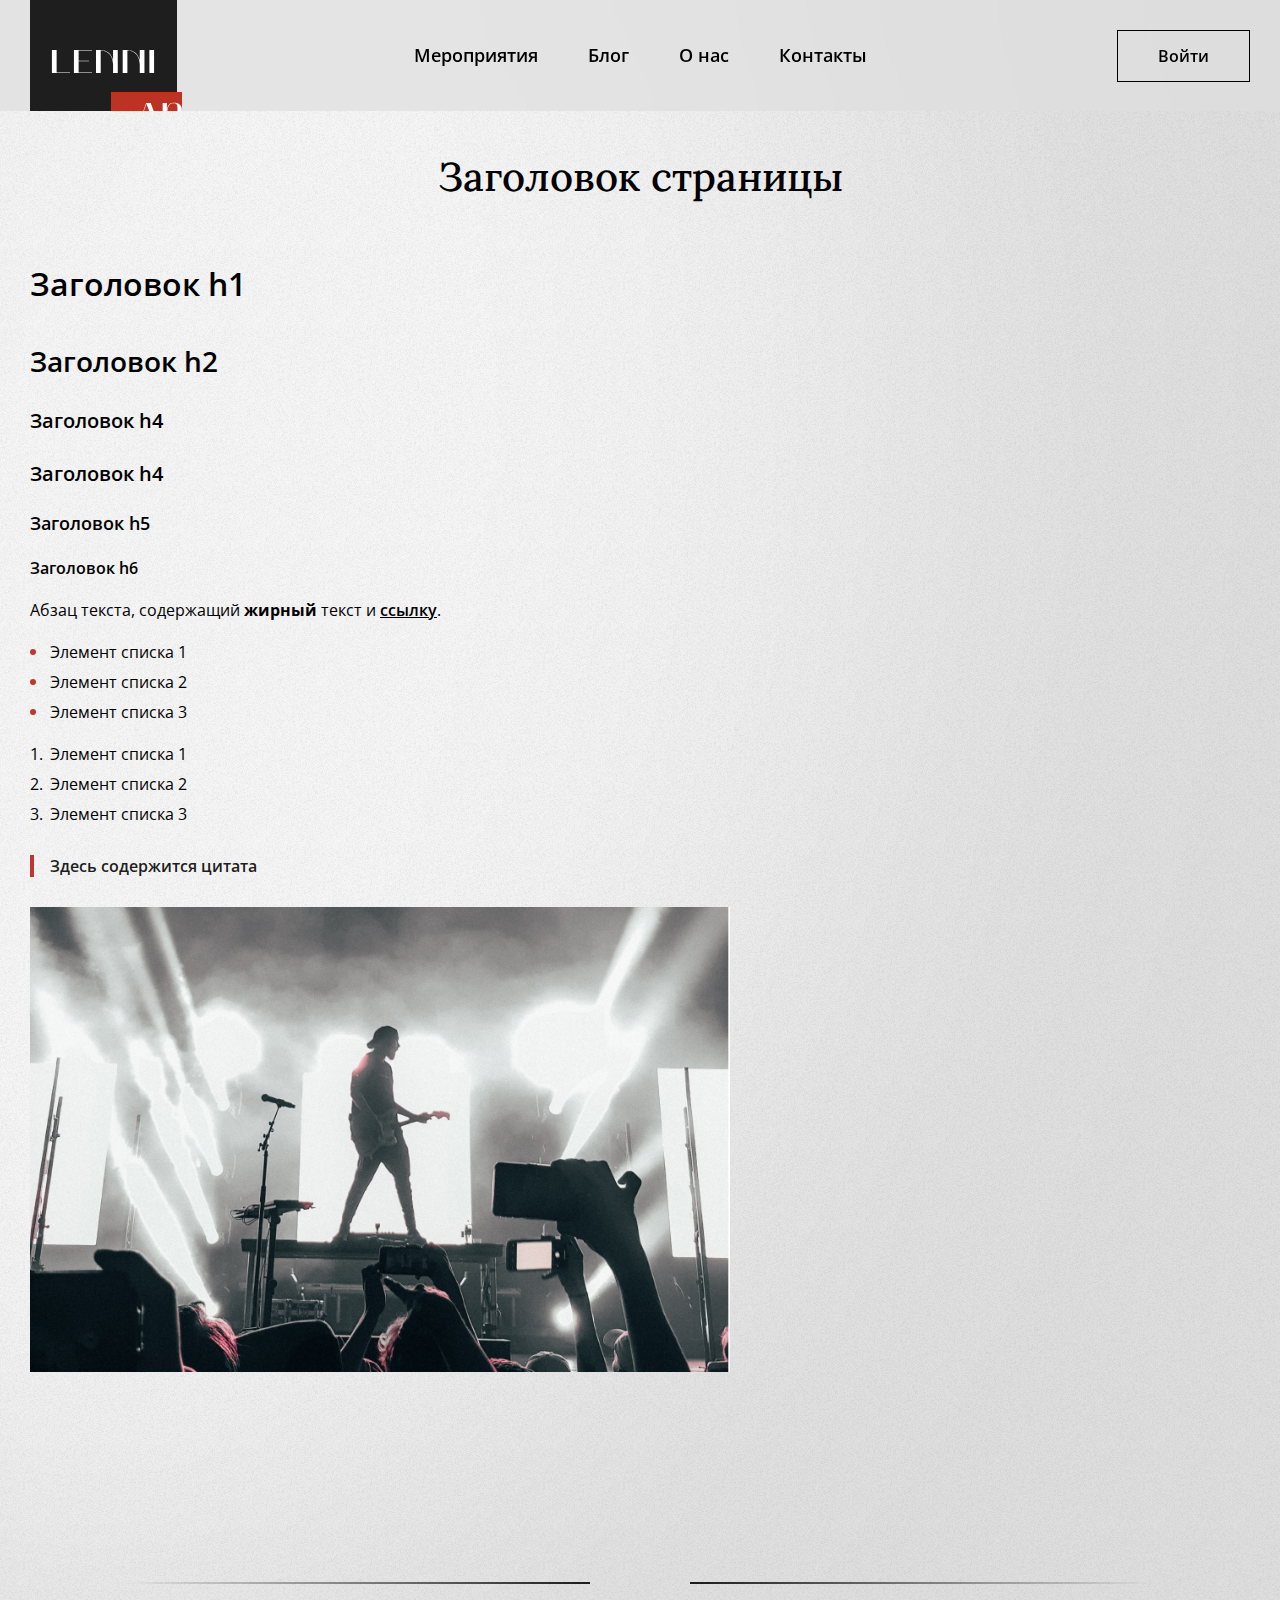
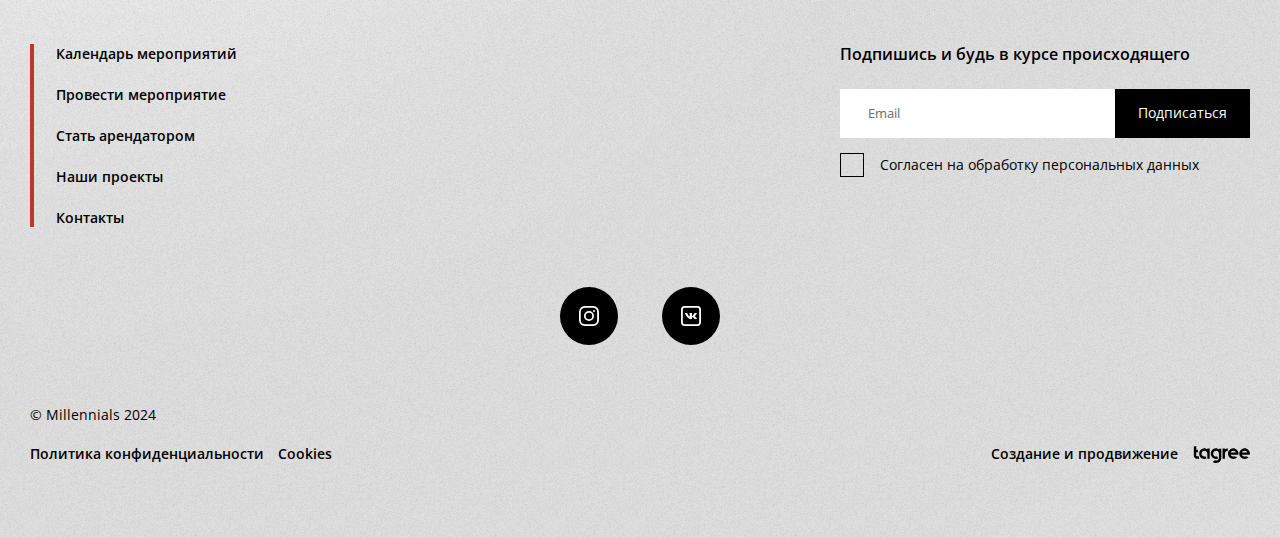
<file: default.html>
<!DOCTYPE html>
<html lang="ru">

<head>
  <meta charset="UTF-8" />
  <meta name="viewport" content="width=device-width,initial-scale=1,minimum-scale=1,maximum-scale=1,user-scalable=no">

  <title>Lenni Art</title>

  <meta name="description" content="Арт—пространство для людей, горящих сердец и делом">
  <meta name="keywords" content="Lenni Art, пространство, мероприятия">

  <meta property="og:title" content="Lenni Art" />
  <meta property="og:description" content="Арт пространство для людей, горящих сердцем и делом" />
  <meta property="og:image" content="/assets/images/lenni-art.jpg">
  <meta property="og:type" content="website" />
  <meta property="og:url" content="https://lenni-art.ru/" />

  <!-- FAVICONS -->
  <link rel="apple-touch-icon" sizes="180x180" href="assets/icons/apple-touch-icon.png">
  <link rel="icon" type="image/png" sizes="32x32" href="assets/icons/favicon-32x32.png">
  <link rel="icon" type="image/png" sizes="16x16" href="assets/icons/favicon-16x16.png">
  <link rel="manifest" href="assets/icons/site.webmanifest">
  <link rel="mask-icon" href="assets/icons/safari-pinned-tab.svg" color="#424e51">
  <meta name="msapplication-TileColor" content="#2b5797">
  <meta name="theme-color" content="#ffffff">

  <!-- CSS -->
  <link rel="stylesheet" href="styles/styles.css?ver=0">

  <!-- FONTS -->
  <link rel="preconnect" href="https://fonts.googleapis.com">
  <link rel="preconnect" href="https://fonts.gstatic.com" crossorigin>
  <link href="https://fonts.googleapis.com/css2?family=Lora:wght@400;500;600;700&family=Open+Sans:wght@400;500;600;700&display=swap" rel="stylesheet">
</head>

<body class="body">
  <header class="page-header">
    <div class="page-header__container">
      <a href="index.html" class="page-header__logo">
        <!-- <img src="assets/images/logo.svg" class="page-header__logo-img"/> -->
        <svg class="page-header__logo-img" width="202" height="147">
          <use xlink:href="assets/icons/symbols.svg#logo"></use>
        </svg>
      </a>

      <nav class="page-header__nav">
        <a href="events.html" class="page-header__nav-link">Мероприятия</a>
        <a href="#" class="page-header__nav-link">Блог</a>
        <a href="#about" class="page-header__nav-link">О нас</a>
        <a href="#contacts" class="page-header__nav-link">Контакты</a>

        <div class="page-header__nav-user">
          <a href="#" class="page-header__nav-user-link">
            Владимир С.
          </a>

          <a href="#" class="page-header__nav-logout">
            <svg class="page-header__nav-logout-icon" width="24" height="24">
              <use xlink:href="assets/icons/symbols.svg#door"></use>
            </svg>
          </a>
        </div>
      </nav>

      <div class="page-header__right-block">
        <a href="#" class="page-header__sign-in-btn">
          Войти
          <svg class="page-header__user-icon" width="21" height="18">
            <use xlink:href="assets/icons/symbols.svg#user"></use>
          </svg>
        </a>

        <button type="button" class="page-header__nav-toggle" id="js-navToggle"></button>
      </div>
    </div>
  </header>

  <main class="main">
    <article class="article">
      <div class="article__container">
        <h1 class="article__title page-title">Заголовок страницы</h1>
        <div class="article__content content">
          <h1>Заголовок h1</h1>
          <h2>Заголовок h2</h2>
          <h4>Заголовок h4</h4>
          <h4>Заголовок h4</h4>
          <h5>Заголовок h5</h5>
          <h6>Заголовок h6</h6>

          <p>
            Абзац текста, содержащий <b>жирный</b> текст и <a href="https://tagree.ru/" target="_blank">ссылку</a>.
          </p>
          <ul>
            <li>Элемент списка 1</li>
            <li>Элемент списка 2</li>
            <li>Элемент списка 3</li>
          </ul>
          <ol>
            <li>Элемент списка 1</li>
            <li>Элемент списка 2</li>
            <li>Элемент списка 3</li>
          </ol>
          <blockquote>
            Здесь содержится цитата
          </blockquote>
          <img src="assets/images/image.jpg" alt="Подпись картинки">
        </div>
      </div>
    </article>
  </main>
  <footer class="page-footer">
    <div class="page-footer__container">
      <div class="page-footer__border"></div>
      <div class="page-footer__wrapper">
        <nav class="page-footer__nav">
          <a href="" class="page-footer__nav-link">
            Календарь мероприятий
          </a>
          <a href="#" class="page-footer__nav-link">
            Провести мероприятие
          </a>
          <a href="#" class="page-footer__nav-link">
            Стать арендатором
          </a>
          <a href="#" class="page-footer__nav-link">
            Наши проекты
          </a>
          <a href="#" class="page-footer__nav-link">
            Контакты
          </a>
        </nav>

        <form action="https://jsonplaceholder.typicode.com/posts" class="page-footer__form subscribe" id="js-subscribeForm">
          <h4 class="subscribe__title">
            Подпишись и будь в курсе происходящего
          </h4>
          <div class="subscribe__wrapper">
            <div class="subscribe__wrapper-input">
              <input type="email" name="email" placeholder="Email" class="subscribe__input" id="js-subscribeEmail" required />
            </div>
            <button type="submit" class="subscribe__submit">Подписаться</button>
          </div>
          <label class="subscribe__check check">
            <input type="checkbox" class="check__input" name="agree" required>
            <span class="check__mark"></span>
            <span class="check__label--footer">Согласен на обработку персональных данных</span>
          </label>
        </form>
      </div>

      <div class="page-footer__info">
        <div class="page-footer__info-text">
          <span class="page-footer__copyright">© Millennials 2024</span>
          <div class="page-footer__links">
            <a href="#" class="page-footer__links-link">Политика конфиденциальности</a>
            <a href="#" class="page-footer__links-link">Cookies</a>
          </div>
        </div>
        <div class="page-footer__info-socials">
          <a href="#" rel="nofollow noreferrer noopener" target="_blank" class="page-footer__social-link">
            <svg class="page-footer__btn-icon" width="24" height="24">
              <use xlink:href="assets/icons/symbols.svg#inst"></use>
            </svg>
          </a>
          <a href="#" rel="nofollow noreferrer noopener" target="_blank" class="page-footer__social-link">
            <svg class="page-footer__btn-icon" width="24" height="24">
              <use xlink:href="assets/icons/symbols.svg#vk"></use>
            </svg>
          </a>
        </div>
        <div class="page-footer__info-signature">
          <span>Создание и продвижение</span>
          <a href="https://tagree.ru" rel="nofollow noreferrer noopener" target="_blank" class="page-footer__signature-link">
            <svg class="page-footer__signature-icon" width="57" height="17">
              <use xlink:href="assets/icons/symbols.svg#tagree"></use>
            </svg>
          </a>
        </div>
      </div>
    </div>
  </footer>

  <script src="scripts/jquery-3.7.1.min.js"></script>
  <script src="scripts/jquery.validate.min.js"></script>
  <script src="scripts/jquery.validate-init.js"></script>
  <script src="scripts/toastr.js"></script>
  <script src="scripts/main.min.js"></script>
</body>

</html>
</file>
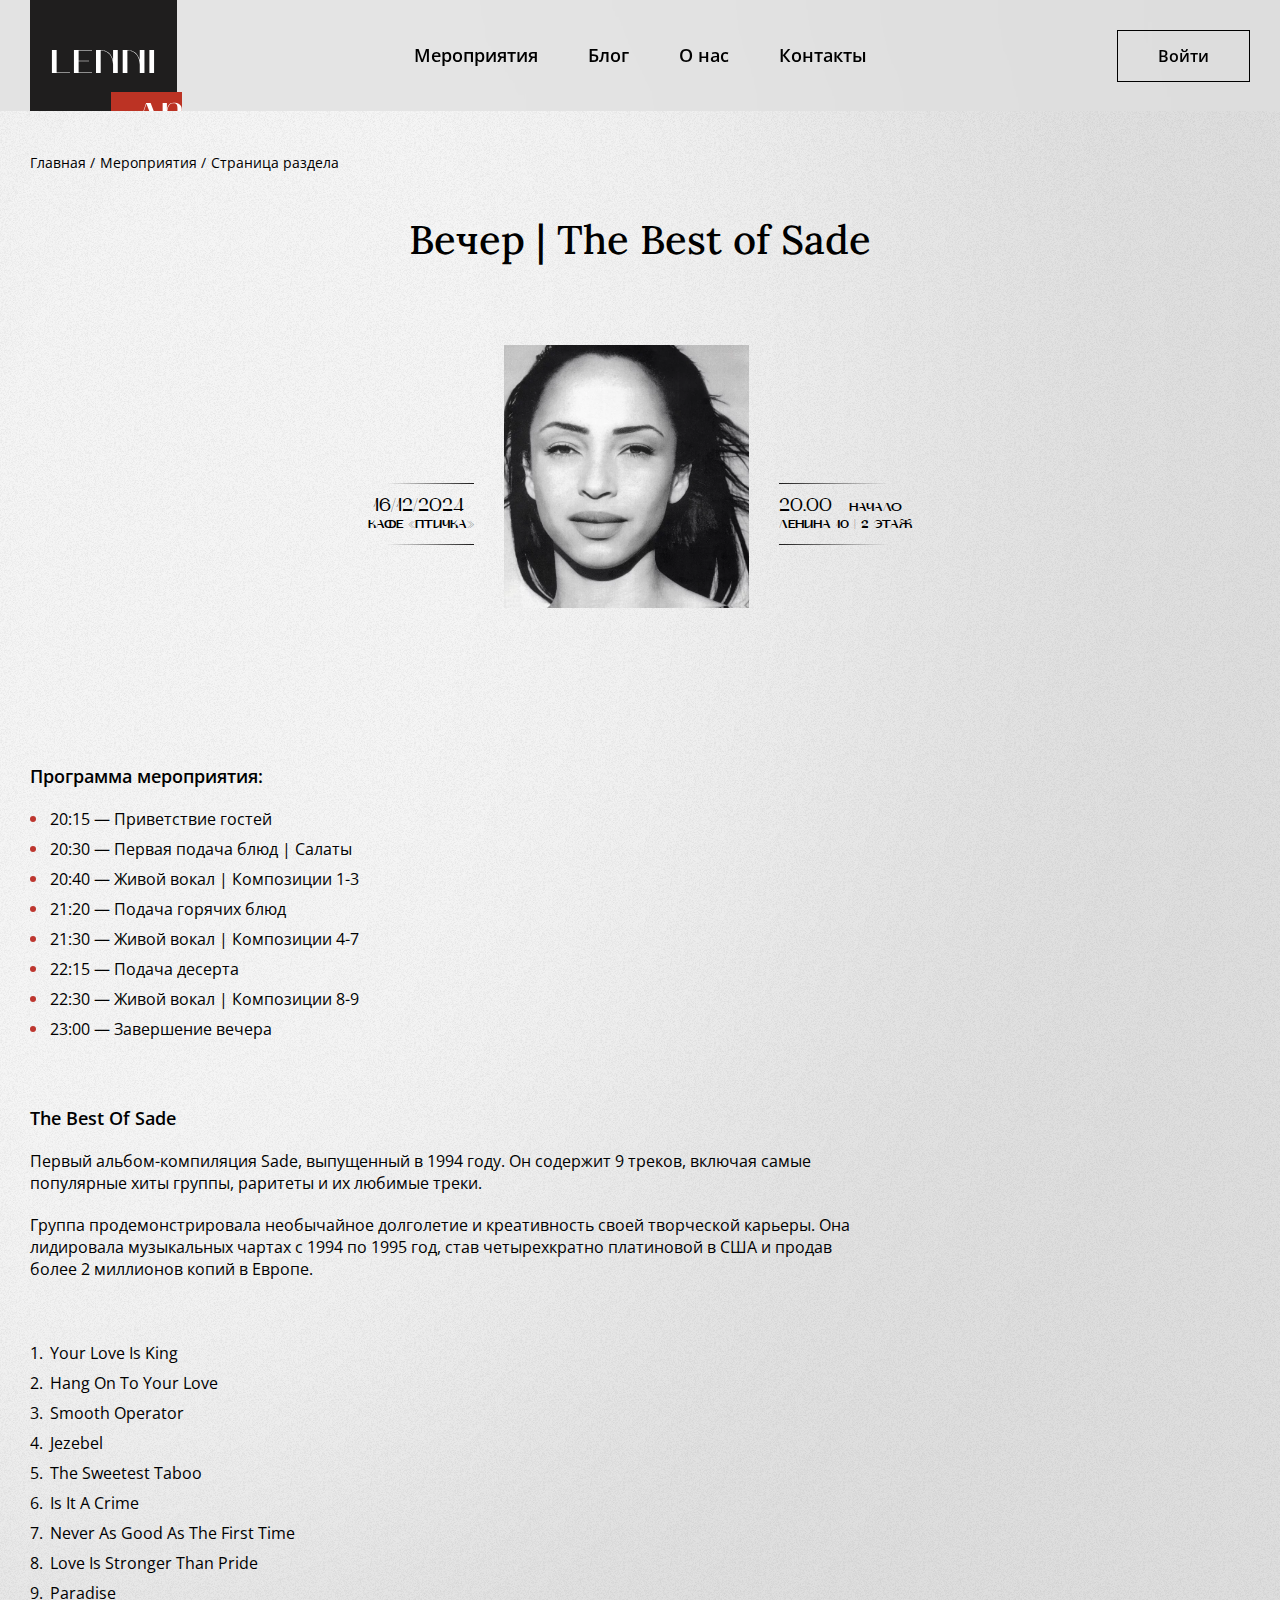
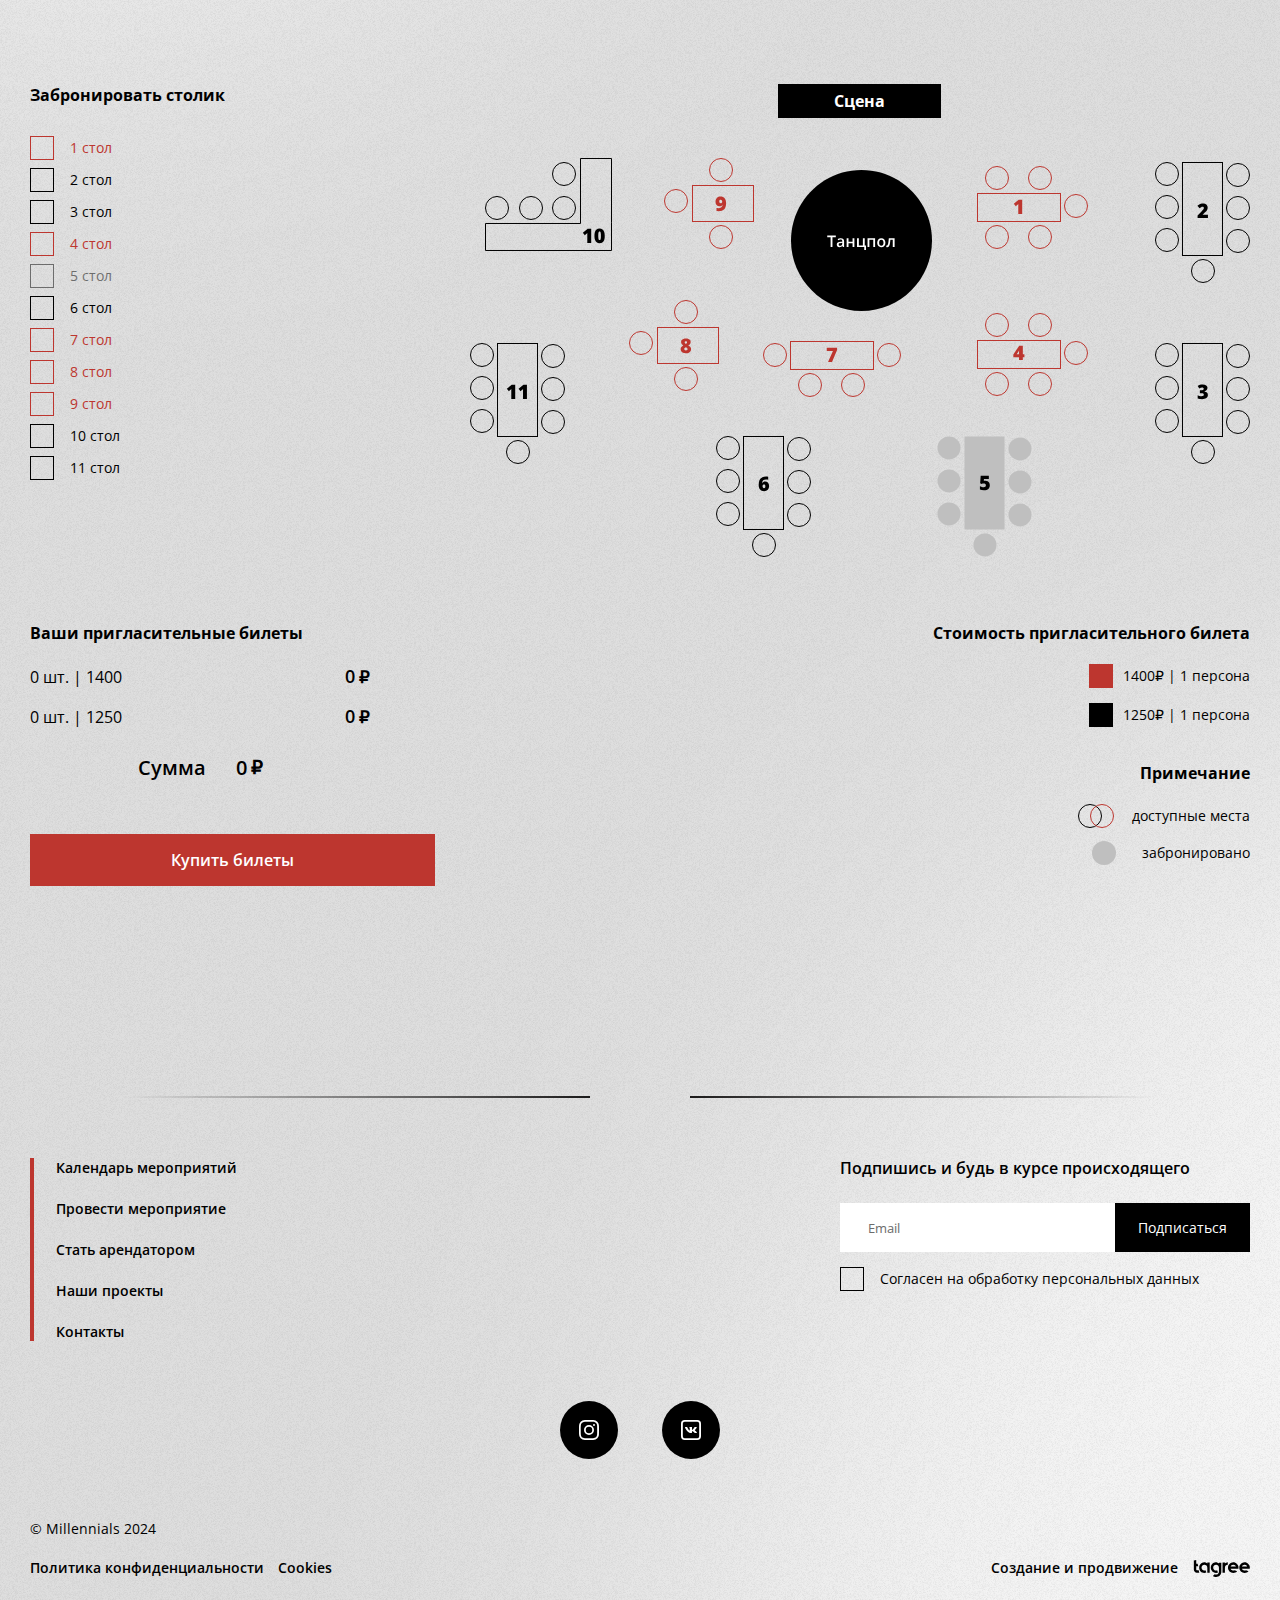
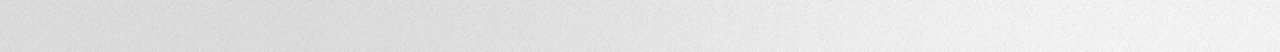
<file: event.html>
<!DOCTYPE html>
<html lang="ru">

<head>
  <meta charset="UTF-8" />
  <meta name="viewport" content="width=device-width,initial-scale=1,minimum-scale=1,maximum-scale=1,user-scalable=no">

  <title>Lenni Art</title>

  <meta name="description" content="Арт—пространство для людей, горящих сердец и делом">
  <meta name="keywords" content="Lenni Art, пространство, мероприятия">

  <meta property="og:title" content="Lenni Art" />
  <meta property="og:description" content="Арт пространство для людей, горящих сердцем и делом" />
  <meta property="og:image" content="/assets/images/lenni-art.jpg">
  <meta property="og:type" content="website" />
  <meta property="og:url" content="https://lenni-art.ru/" />

  <!-- FAVICONS -->
  <link rel="apple-touch-icon" sizes="180x180" href="assets/icons/apple-touch-icon.png">
  <link rel="icon" type="image/png" sizes="32x32" href="assets/icons/favicon-32x32.png">
  <link rel="icon" type="image/png" sizes="16x16" href="assets/icons/favicon-16x16.png">
  <link rel="manifest" href="assets/icons/site.webmanifest">
  <link rel="mask-icon" href="assets/icons/safari-pinned-tab.svg" color="#424e51">
  <meta name="msapplication-TileColor" content="#2b5797">
  <meta name="theme-color" content="#ffffff">

  <!-- CSS -->
  <link rel="stylesheet" href="styles/styles.css?ver=0">

  <!-- FONTS -->
  <link rel="preconnect" href="https://fonts.googleapis.com">
  <link rel="preconnect" href="https://fonts.gstatic.com" crossorigin>
  <link href="https://fonts.googleapis.com/css2?family=Lora:wght@400;500;600;700&family=Open+Sans:wght@400;500;600;700&display=swap" rel="stylesheet">
</head>

<body>
  <header class="page-header">
    <div class="page-header__container">
      <a href="index.html" class="page-header__logo">
        <!-- <img src="assets/images/logo.svg" class="page-header__logo-img"/> -->
        <svg class="page-header__logo-img" width="202" height="147">
          <use xlink:href="assets/icons/symbols.svg#logo"></use>
        </svg>
      </a>

      <nav class="page-header__nav">
        <a href="events.html" class="page-header__nav-link">Мероприятия</a>
        <a href="#" class="page-header__nav-link">Блог</a>
        <a href="#about" class="page-header__nav-link">О нас</a>
        <a href="#contacts" class="page-header__nav-link">Контакты</a>

        <div class="page-header__nav-user">
          <a href="#" class="page-header__nav-user-link">
            Владимир С.
          </a>

          <a href="#" class="page-header__nav-logout">
            <svg class="page-header__nav-logout-icon" width="24" height="24">
              <use xlink:href="assets/icons/symbols.svg#door"></use>
            </svg>
          </a>
        </div>
      </nav>

      <div class="page-header__right-block">
        <a href="#" class="page-header__sign-in-btn">
          Войти
          <svg class="page-header__user-icon" width="21" height="18">
            <use xlink:href="assets/icons/symbols.svg#user"></use>
          </svg>
        </a>

        <button type="button" class="page-header__nav-toggle" id="js-navToggle"></button>
      </div>
    </div>
  </header>

  <main class="main">
    <div class="breadcrumbs">
      <a href="index.html" class="breadcrumbs__link">Главная</a>
      <a href="events.html" class="breadcrumbs__link">Мероприятия</a>
      <a href="#" class="breadcrumbs__link">Страница раздела</a>
    </div>
    <article class="event">
      <header class="event__header">
        <h1 class="event__title page-title">Вечер | The Best of Sade</h1>
      </header>

      <div class="event__about">
        <div class="event__info">
          <time datetime="2024-12-16T20:00" class="event__time">
            16/12/2024
          </time>

          <div class="event__info-text">
            Кафе «Птичка»
          </div>
        </div>

        <div class="picture__wrapper">
          <div class="event__picture">
            <source media="(max-width:1169px)" type="image/webp" srcset="assets/images/events/sade_mobile.webp" />
            <source media="(max-width:1169px)" srcset="assets/images/events/sade_mobile.jpg" />
            <source type="image/webp" srcset="assets/images/events/sade.webp" />
            <img class="event__image" src="assets/images/events/sade.png" alt="Вечер | The Best of Sade">
          </div>
        </div>

        <div class="event__info">
          <span class="event__time" data-caption="начало">
            20.00
          </span>

          <div class="event__info-text">
            Ленина 10 | 2 этаж
          </div>
        </div>
      </div>

      <div class="event__container">
        <div class="event__content content">
          <h5>Программа мероприятия:</h5>

          <ul>
            <li>20:15 — Приветствие гостей</li>
            <li>20:30 — Первая подача блюд | Салаты</li>
            <li>20:40 — Живой вокал | Композиции 1-3</li>
            <li>21:20 — Подача горячих блюд</li>
            <li>21:30 — Живой вокал | Композиции 4-7</li>
            <li>22:15 — Подача десерта</li>
            <li>22:30 — Живой вокал | Композиции 8-9</li>
            <li>23:00 — Завершение вечера</li>
          </ul>

          <br />

          <h5>The Best Of Sade</h5>
          <p>
            Первый альбом-компиляция Sade, выпущенный в 1994 году. Он содержит 9 треков, включая самые популярные хиты группы,
            раритеты и их любимые треки.
          </p>
          <p>
            Группа продемонстрировала необычайное долголетие и креативность своей творческой карьеры. Она лидировала музыкальных
            чартах с 1994 по 1995 год, став четырехкратно платиновой в США и продав более 2 миллионов копий в Европе.
          </p>

          <br />

          <ol>
            <li>Your Love Is King</li>
            <li>Hang On To Your Love</li>
            <li>Smooth Operator</li>
            <li>Jezebel</li>
            <li>The Sweetest Taboo</li>
            <li>Is It A Crime</li>
            <li>Never As Good As The First Time</li>
            <li>Love Is Stronger Than Pride</li>
            <li>Paradise</li>
          </ol>
        </div>

        <!-- prettier-ignore -->
        <form class="reserve event_reserve">
          <div class="reserve__checks">
            <h4 class="reserve__section-title reserve__section-title--mb30">Забронировать столик</h4>

            <label class="reserve__check check check--red" data-number="1">
              <input type="checkbox" name="table_1" class="check__input" />
              <span class="check__mark"></span>
              <span class="check__label">1 стол</span>
            </label>
            <label class="reserve__check check" data-number="2">
              <input type="checkbox" name="table_2" class="check__input" />
              <span class="check__mark"></span>
              <span class="check__label">2 стол</span>
            </label>
            <label class="reserve__check check" data-number="3">
              <input type="checkbox" name="table_3" class="check__input" />
              <span class="check__mark"></span>
              <span class="check__label">3 стол</span>
            </label>
            <label class="reserve__check check check--red" data-number="4">
              <input type="checkbox" name="table_4" class="check__input" />
              <span class="check__mark"></span>
              <span class="check__label">4 стол</span>
            </label>
            <label class="reserve__check check check--disabled" data-number="5">
              <input type="checkbox" name="table_5" class="check__input" disabled />
              <span class="check__mark"></span>
              <span class="check__label">5 стол</span>
            </label>
            <label class="reserve__check check" data-number="6">
              <input type="checkbox" name="table_6" class="check__input" />
              <span class="check__mark"></span>
              <span class="check__label">6 стол</span>
            </label>
            <label class="reserve__check check check--red" data-number="7">
              <input type="checkbox" name="table_7" class="check__input" />
              <span class="check__mark"></span>
              <span class="check__label">7 стол</span>
            </label>
            <label class="reserve__check check check--red" data-number="8">
              <input type="checkbox" name="table_8" class="check__input" />
              <span class="check__mark"></span>
              <span class="check__label">8 стол</span>
            </label>
            <label class="reserve__check check check--red" data-number="9">
              <input type="checkbox" name="table_9" class="check__input" />
              <span class="check__mark"></span>
              <span class="check__label">9 стол</span>
            </label>
            <label class="reserve__check check" data-number="10">
              <input type="checkbox" name="table_10" class="check__input" />
              <span class="check__mark"></span>
              <span class="check__label">10 стол</span>
            </label>
            <label class="reserve__check check" data-number="11">
              <input type="checkbox" name="table_11" class="check__input" />
              <span class="check__mark"></span>
              <span class="check__label">11 стол</span>
            </label>
          </div>

          <div class="reserve__scheme">
            <div class="reserve__scheme-container">
              <h4 class="reserve__scheme-title">Сцена</h4>

              <div class="reserve__scheme-wrapper">
                <svg class="reserve__scene scene" width="780" height="399" viewBox="0 0 780 399" fill="none" xmlns="http://www.w3.org/2000/svg">
                  <g class="scene__dance-floor">
                    <path d="M462 82.5C462 121.436 430.436 153 391.5 153C352.564 153 321 121.436 321 82.5C321 43.5639 352.564 12 391.5 12C430.436 12 462 43.5639 462 82.5Z" fill="currentColor" />
                    <path d="M362.453 89H360.586V79.1797H357.227V77.5781H365.812V79.1797H362.453V89ZM372.781 89L372.414 87.7969H372.352C371.935 88.3229 371.516 88.6823 371.094 88.875C370.672 89.0625 370.13 89.1562 369.469 89.1562C368.62 89.1562 367.956 88.9271 367.477 88.4688C367.003 88.0104 366.766 87.362 366.766 86.5234C366.766 85.6328 367.096 84.9609 367.758 84.5078C368.419 84.0547 369.427 83.8073 370.781 83.7656L372.273 83.7188V83.2578C372.273 82.7057 372.143 82.2943 371.883 82.0234C371.628 81.7474 371.229 81.6094 370.688 81.6094C370.245 81.6094 369.82 81.6745 369.414 81.8047C369.008 81.9349 368.617 82.0885 368.242 82.2656L367.648 80.9531C368.117 80.7083 368.63 80.5234 369.188 80.3984C369.745 80.2682 370.271 80.2031 370.766 80.2031C371.865 80.2031 372.693 80.4427 373.25 80.9219C373.812 81.401 374.094 82.1536 374.094 83.1797V89H372.781ZM370.047 87.75C370.714 87.75 371.247 87.5651 371.648 87.1953C372.055 86.8203 372.258 86.2969 372.258 85.625V84.875L371.148 84.9219C370.284 84.9531 369.654 85.099 369.258 85.3594C368.867 85.6146 368.672 86.0078 368.672 86.5391C368.672 86.9245 368.786 87.224 369.016 87.4375C369.245 87.6458 369.589 87.75 370.047 87.75ZM378.492 80.3594V83.8281H382.562V80.3594H384.398V89H382.562V85.2734H378.492V89H376.656V80.3594H378.492ZM394.727 87.5781H395.977V92.0391H394.25V89H387.031V80.3594H388.867V87.5469H392.891V80.3594H394.727V87.5781ZM405.102 80.3594V89H403.258V81.8125H399.383V89H397.547V80.3594H405.102ZM415.398 84.6641C415.398 86.0755 415.036 87.1771 414.312 87.9688C413.589 88.7604 412.581 89.1562 411.289 89.1562C410.482 89.1562 409.768 88.974 409.148 88.6094C408.529 88.2448 408.052 87.7214 407.719 87.0391C407.385 86.3568 407.219 85.5651 407.219 84.6641C407.219 83.263 407.578 82.1693 408.297 81.3828C409.016 80.5964 410.029 80.2031 411.336 80.2031C412.586 80.2031 413.576 80.6068 414.305 81.4141C415.034 82.2161 415.398 83.2995 415.398 84.6641ZM409.109 84.6641C409.109 86.6589 409.846 87.6562 411.32 87.6562C412.779 87.6562 413.508 86.6589 413.508 84.6641C413.508 82.6901 412.773 81.7031 411.305 81.7031C410.534 81.7031 409.974 81.9583 409.625 82.4688C409.281 82.9792 409.109 83.7109 409.109 84.6641ZM424.617 89H422.766V81.7969H420.383C420.237 83.651 420.039 85.099 419.789 86.1406C419.544 87.1823 419.221 87.9427 418.82 88.4219C418.424 88.901 417.909 89.1406 417.273 89.1406C416.872 89.1406 416.536 89.0833 416.266 88.9688V87.5312C416.458 87.6042 416.651 87.6406 416.844 87.6406C417.375 87.6406 417.792 87.0443 418.094 85.8516C418.401 84.6536 418.641 82.8229 418.812 80.3594H424.617V89Z" fill="white" />
                  </g>

                  <g class="scene__table scene__table--red">
                    <g class="scene__table-group scene__table-group--red" data-number="1" data-places="5" stroke="currentColor" fill="currentColor">
                      <rect x="507.5" y="35.5" width="83" height="28" />
                      <circle cx="527" cy="20" r="11.5" />
                      <circle cx="570" cy="20" r="11.5" />
                      <circle cx="606" cy="48" r="11.5" />
                      <circle cx="570" cy="79" r="11.5" />
                      <circle cx="527" cy="79" r="11.5" />
                    </g>

                    <path class="scene__table-num" d="M552.199 56H548.283V48.9395C548.283 48.8092 548.283 48.5716 548.283 48.2266C548.283 47.875 548.286 47.4876 548.293 47.0645C548.306 46.6413 548.322 46.2604 548.342 45.9219C548.173 46.1237 548.013 46.2962 547.863 46.4395C547.72 46.5827 547.58 46.7161 547.443 46.8398L545.822 48.1777L543.82 45.7168L548.723 41.7227H552.199V56Z" fill="currentColor" />
                    <rect x="507" y="8" width="111" height="83" fill="transparent" />
                  </g>

                  <g class="scene__table scene__table--black">
                    <g class="scene__table-group scene__table-group--black" data-number="2" data-places="7" stroke="currentColor" fill="currentColor">
                      <rect x="712.5" y="4.5" width="40" height="93" />
                      <circle cx="697" cy="16" r="11.5" />
                      <circle cx="768" cy="17" r="11.5" />
                      <circle cx="697" cy="49" r="11.5" />
                      <circle cx="768" cy="50" r="11.5" />
                      <circle cx="697" cy="82" r="11.5" />
                      <circle cx="768" cy="83" r="11.5" />
                      <circle cx="733" cy="113" r="11.5" />
                    </g>
                    <path class="scene__table-num" d="M737.957 60H727.596V57.4609L731.082 53.9355C732.078 52.8939 732.729 52.1842 733.035 51.8066C733.341 51.4225 733.553 51.0938 733.67 50.8203C733.794 50.5469 733.855 50.2604 733.855 49.9609C733.855 49.5898 733.735 49.2969 733.494 49.082C733.253 48.8672 732.915 48.7598 732.479 48.7598C732.029 48.7598 731.574 48.89 731.111 49.1504C730.656 49.4043 730.138 49.7819 729.559 50.2832L727.439 47.8027C728.175 47.1452 728.794 46.6764 729.295 46.3965C729.796 46.11 730.34 45.8919 730.926 45.7422C731.518 45.5924 732.182 45.5176 732.918 45.5176C733.842 45.5176 734.666 45.6803 735.389 46.0059C736.118 46.3314 736.681 46.7969 737.078 47.4023C737.482 48.0013 737.684 48.6751 737.684 49.4238C737.684 49.9837 737.612 50.5013 737.469 50.9766C737.332 51.4518 737.117 51.9206 736.824 52.3828C736.531 52.8385 736.141 53.3203 735.652 53.8281C735.171 54.3359 734.139 55.2995 732.557 56.7188V56.8164H737.957V60Z" fill="currentColor" />
                    <rect x="685" y="4" width="95" height="121" fill="transparent" />
                  </g>

                  <g class="scene__table scene__table--black">
                    <g class="scene__table-group scene__table-group--black" data-number="3" data-places="7" stroke="currentColor" fill="currentColor">
                      <rect x="712.5" y="185.5" width="40" height="93" />
                      <circle cx="697" cy="197" r="11.5" />
                      <circle cx="768" cy="198" r="11.5" />
                      <circle cx="697" cy="230" r="11.5" />
                      <circle cx="768" cy="231" r="11.5" />
                      <circle cx="697" cy="263" r="11.5" />
                      <circle cx="768" cy="264" r="11.5" />
                      <circle cx="733" cy="294" r="11.5" />
                    </g>

                    <path class="scene__table-num" d="M737.479 229.818C737.479 230.704 737.208 231.465 736.668 232.104C736.128 232.735 735.346 233.194 734.324 233.48V233.539C736.707 233.839 737.898 234.965 737.898 236.918C737.898 238.246 737.371 239.291 736.316 240.053C735.268 240.814 733.81 241.195 731.941 241.195C731.173 241.195 730.46 241.14 729.803 241.029C729.152 240.919 728.445 240.717 727.684 240.424V237.221C728.309 237.54 728.943 237.777 729.588 237.934C730.239 238.083 730.838 238.158 731.385 238.158C732.231 238.158 732.846 238.041 733.23 237.807C733.621 237.566 733.816 237.191 733.816 236.684C733.816 236.293 733.715 235.993 733.514 235.785C733.312 235.57 732.986 235.411 732.537 235.307C732.088 235.196 731.502 235.141 730.779 235.141H729.9V232.24H730.799C732.758 232.24 733.738 231.739 733.738 230.736C733.738 230.359 733.592 230.079 733.299 229.896C733.012 229.714 732.625 229.623 732.137 229.623C731.225 229.623 730.281 229.929 729.305 230.541L727.703 227.963C728.458 227.442 729.23 227.071 730.018 226.85C730.812 226.628 731.72 226.518 732.742 226.518C734.22 226.518 735.379 226.811 736.219 227.396C737.059 227.982 737.479 228.79 737.479 229.818Z" fill="currentColor" />
                    <rect x="685" y="185" width="95" height="121" fill="transparent" />
                  </g>

                  <g class="scene__table scene__table--red">
                    <g class="scene__table-group scene__table-group--red" data-number="4" data-places="5" stroke="currentColor" fill="currentColor">
                      <rect x="507.5" y="182.5" width="83" height="28" />

                      <circle cx="527" cy="167" r="11.5" />
                      <circle cx="570" cy="167" r="11.5" />
                      <circle cx="606" cy="195" r="11.5" />
                      <circle cx="570" cy="226" r="11.5" />
                      <circle cx="527" cy="226" r="11.5" />
                    </g>

                    <path class="scene__table-num" d="M554.416 199.236H552.844V202H549.035V199.236H543.342V196.404L549.279 187.723H552.844V196.355H554.416V199.236ZM549.035 196.355V194.695C549.035 194.383 549.045 193.963 549.064 193.436C549.09 192.902 549.11 192.622 549.123 192.596H549.016C548.794 193.097 548.544 193.566 548.264 194.002L546.682 196.355H549.035Z" fill="currentColor" />
                    <rect x="507" y="155" width="111" height="83" fill="transparent" />
                  </g>

                  <g class="scene__table scene__table--black">
                    <g class="scene__table-group" fill="#BFBFBF">
                      <rect x="494.5" y="278.5" width="40" height="93" />

                      <circle cx="479" cy="290" r="11.5" />
                      <circle cx="550" cy="291" r="11.5" />
                      <circle cx="479" cy="323" r="11.5" />
                      <circle cx="550" cy="324" r="11.5" />
                      <circle cx="479" cy="356" r="11.5" />
                      <circle cx="550" cy="357" r="11.5" />
                      <circle cx="515" cy="387" r="11.5" />
                    </g>

                    <path class="scene__table-num" d="M515.484 322.645C516.305 322.645 517.044 322.837 517.701 323.221C518.365 323.598 518.88 324.135 519.244 324.832C519.615 325.529 519.801 326.333 519.801 327.244C519.801 328.839 519.319 330.063 518.355 330.916C517.398 331.769 515.947 332.195 514 332.195C512.333 332.195 510.973 331.938 509.918 331.424V328.26C510.484 328.52 511.122 328.735 511.832 328.904C512.548 329.074 513.163 329.158 513.678 329.158C514.394 329.158 514.944 329.008 515.328 328.709C515.712 328.403 515.904 327.954 515.904 327.361C515.904 326.814 515.709 326.388 515.318 326.082C514.928 325.776 514.335 325.623 513.541 325.623C512.936 325.623 512.281 325.737 511.578 325.965L510.162 325.262L510.699 317.723H518.844V320.936H513.98L513.805 322.82C514.312 322.723 514.674 322.671 514.889 322.664C515.104 322.651 515.302 322.645 515.484 322.645Z" fill="currentColor" />
                    <rect x="467" y="278" width="95" height="121" fill="transparent" />
                  </g>

                  <g class="scene__table scene__table--black">
                    <g class="scene__table-group scene__table-group--black" data-number="6" data-places="7" stroke="currentColor" fill="currentColor">
                      <rect x="273.5" y="278.5" width="40" height="93" />
                      <circle cx="258" cy="290" r="11.5" />
                      <circle cx="329" cy="291" r="11.5" />
                      <circle cx="258" cy="323" r="11.5" />
                      <circle cx="329" cy="324" r="11.5" />
                      <circle cx="258" cy="356" r="11.5" />
                      <circle cx="329" cy="357" r="11.5" />
                      <circle cx="294" cy="387" r="11.5" />
                    </g>

                    <path class="scene__table-num" d="M288.684 326.965C288.684 324.973 288.967 323.361 289.533 322.131C290.106 320.894 290.946 319.982 292.053 319.396C293.166 318.811 294.536 318.518 296.164 318.518C296.743 318.518 297.421 318.573 298.195 318.684V321.701C297.544 321.577 296.838 321.516 296.076 321.516C294.787 321.516 293.827 321.799 293.195 322.365C292.564 322.932 292.219 323.856 292.16 325.139H292.277C292.863 324.032 293.804 323.479 295.1 323.479C296.369 323.479 297.352 323.889 298.049 324.709C298.752 325.523 299.104 326.659 299.104 328.117C299.104 329.686 298.661 330.926 297.775 331.838C296.89 332.743 295.653 333.195 294.064 333.195C292.378 333.195 291.06 332.648 290.109 331.555C289.159 330.461 288.684 328.931 288.684 326.965ZM293.977 330.139C294.387 330.139 294.719 329.986 294.973 329.68C295.233 329.367 295.363 328.872 295.363 328.195C295.363 327.036 294.914 326.457 294.016 326.457C293.573 326.457 293.212 326.607 292.932 326.906C292.658 327.206 292.521 327.57 292.521 328C292.521 328.625 292.655 329.139 292.922 329.543C293.189 329.94 293.54 330.139 293.977 330.139Z" fill="currentColor" />
                    <rect opacity="0.01" x="246" y="278" width="95" height="121" fill="transparent" />
                  </g>

                  <g class="scene__table scene__table--red">
                    <g class="scene__table-group scene__table-group--red" data-number="7" data-places="4" stroke="currentColor" fill="currentColor">
                      <rect x="320.5" y="183.5" width="83" height="28" />

                      <circle cx="383" cy="227" r="11.5" />
                      <circle cx="419" cy="197" r="11.5" />
                      <circle cx="305" cy="197" r="11.5" />
                      <circle cx="340" cy="227" r="11.5" />
                    </g>

                    <path class="scene__table-num" d="M358.041 204L362.943 192.916H356.762V189.723H367.064V191.998L362.035 204H358.041Z" fill="currentColor" />
                    <rect x="293" y="183" width="138" height="56" fill="transparent" />
                  </g>

                  <g class="scene__table scene__table--red">
                    <g class="scene__table-group scene__table-group--red" data-number="8" data-places="3" stroke="currentColor" fill="currentColor">
                      <rect x="187.5" y="169.5" width="61" height="36" />
                      <circle cx="216" cy="221" r="11.5" transform="rotate(-180 216 221)" />
                      <circle cx="171" cy="185" r="11.5" transform="rotate(-180 171 185)" />
                      <circle cx="216" cy="154" r="11.5" transform="rotate(-180 216 154)" />
                    </g>

                    <path class="scene__table-num" d="M215.898 180.518C216.842 180.518 217.669 180.645 218.379 180.898C219.095 181.152 219.655 181.54 220.059 182.061C220.462 182.575 220.664 183.223 220.664 184.004C220.664 184.577 220.557 185.081 220.342 185.518C220.133 185.947 219.844 186.325 219.473 186.65C219.108 186.969 218.685 187.246 218.203 187.48C218.652 187.734 219.098 188.031 219.541 188.369C219.984 188.708 220.352 189.108 220.645 189.57C220.938 190.026 221.084 190.57 221.084 191.201C221.084 191.963 220.898 192.646 220.527 193.252C220.156 193.851 219.587 194.326 218.818 194.678C218.05 195.023 217.064 195.195 215.859 195.195C214.655 195.195 213.669 195.029 212.9 194.697C212.132 194.365 211.566 193.903 211.201 193.311C210.843 192.712 210.664 192.021 210.664 191.24C210.664 190.576 210.775 190.016 210.996 189.561C211.224 189.105 211.533 188.717 211.924 188.398C212.314 188.079 212.76 187.793 213.262 187.539C212.865 187.272 212.5 186.969 212.168 186.631C211.836 186.292 211.572 185.905 211.377 185.469C211.182 185.033 211.084 184.538 211.084 183.984C211.084 183.216 211.289 182.575 211.699 182.061C212.109 181.546 212.676 181.162 213.398 180.908C214.128 180.648 214.961 180.518 215.898 180.518ZM214.199 191.084C214.199 191.481 214.342 191.803 214.629 192.051C214.915 192.298 215.312 192.422 215.82 192.422C216.413 192.422 216.846 192.311 217.119 192.09C217.399 191.862 217.539 191.553 217.539 191.162C217.539 190.869 217.451 190.605 217.275 190.371C217.106 190.13 216.908 189.922 216.68 189.746C216.452 189.57 216.253 189.434 216.084 189.336L215.82 189.18C215.527 189.329 215.257 189.499 215.01 189.688C214.769 189.87 214.574 190.078 214.424 190.312C214.274 190.54 214.199 190.798 214.199 191.084ZM215.879 183.301C215.56 183.301 215.283 183.395 215.049 183.584C214.814 183.766 214.697 184.017 214.697 184.336C214.697 184.544 214.746 184.74 214.844 184.922C214.948 185.098 215.085 185.26 215.254 185.41C215.43 185.56 215.625 185.697 215.84 185.82C216.029 185.71 216.214 185.589 216.396 185.459C216.579 185.329 216.732 185.173 216.855 184.99C216.979 184.808 217.041 184.59 217.041 184.336C217.041 184.017 216.924 183.766 216.689 183.584C216.462 183.395 216.191 183.301 215.879 183.301Z" fill="currentColor" />
                    <rect x="159" y="142" width="90" height="91" fill="transparent" />
                  </g>

                  <g class="scene__table scene__table--red">
                    <g class="scene__table-group scene__table-group--red" data-number="9" data-places="3" stroke="currentColor" fill="currentColor">
                      <rect x="222.5" y="27.5" width="61" height="36" />
                      <circle cx="251" cy="79" r="11.5" transform="rotate(-180 251 79)" />
                      <circle cx="206" cy="43" r="11.5" transform="rotate(-180 206 43)" />
                      <circle cx="251" cy="12" r="11.5" transform="rotate(-180 251 12)" />
                    </g>

                    <path class="scene__table-num" d="M256.064 45.2559C256.064 48.0488 255.462 50.0703 254.258 51.3203C253.053 52.5703 251.126 53.1953 248.477 53.1953C247.604 53.1953 246.94 53.1628 246.484 53.0977V50.041C247.044 50.1452 247.604 50.1973 248.164 50.1973C249.544 50.1973 250.609 49.9141 251.357 49.3477C252.106 48.7747 252.513 47.873 252.578 46.6426H252.461C252.207 47.1113 251.956 47.4499 251.709 47.6582C251.462 47.8665 251.159 48.026 250.801 48.1367C250.443 48.2474 249.997 48.3027 249.463 48.3027C248.226 48.3027 247.259 47.8893 246.562 47.0625C245.866 46.2357 245.518 45.0964 245.518 43.6445C245.518 42.0625 245.967 40.8223 246.865 39.9238C247.77 39.0254 249.007 38.5762 250.576 38.5762C252.321 38.5762 253.672 39.1556 254.629 40.3145C255.586 41.4733 256.064 43.1204 256.064 45.2559ZM250.684 41.6621C250.26 41.6621 249.915 41.8151 249.648 42.1211C249.388 42.4271 249.258 42.9186 249.258 43.5957C249.258 44.1296 249.372 44.556 249.6 44.875C249.827 45.1875 250.176 45.3438 250.645 45.3438C251.068 45.3438 251.436 45.1908 251.748 44.8848C252.061 44.5788 252.217 44.2109 252.217 43.7812C252.217 43.2018 252.07 42.7038 251.777 42.2871C251.491 41.8704 251.126 41.6621 250.684 41.6621Z" fill="currentColor" />
                    <rect x="194" width="90" height="91" fill="transparent" />
                  </g>

                  <g class="scene__table scene__table--black">
                    <g class="scene__table-group scene__table-group--black" data-number="10" data-places="4" stroke="currentColor" fill="currentColor">
                      <path d="M110.5 65V0.5H141.5V64.8261V92.5H15.5V65.5H110H110.5V65Z" />
                      <circle cx="27" cy="50" r="11.5" />
                      <circle cx="61" cy="50" r="11.5" />
                      <circle cx="94" cy="50" r="11.5" />
                      <circle cx="94" cy="16" r="11.5" />
                    </g>
                    <path class="scene__table-num" d="M121.199 85H117.283V77.9395C117.283 77.8092 117.283 77.5716 117.283 77.2266C117.283 76.875 117.286 76.4876 117.293 76.0645C117.306 75.6413 117.322 75.2604 117.342 74.9219C117.173 75.1237 117.013 75.2962 116.863 75.4395C116.72 75.5827 116.58 75.7161 116.443 75.8398L114.822 77.1777L112.82 74.7168L117.723 70.7227H121.199V85ZM134.734 77.8809C134.734 79.0267 134.643 80.0521 134.461 80.957C134.279 81.8555 133.986 82.6204 133.582 83.252C133.185 83.8835 132.658 84.3652 132 84.6973C131.342 85.0293 130.535 85.1953 129.578 85.1953C128.387 85.1953 127.41 84.9056 126.648 84.3262C125.887 83.7402 125.324 82.9036 124.959 81.8164C124.601 80.7227 124.422 79.4108 124.422 77.8809C124.422 76.3379 124.585 75.0195 124.91 73.9258C125.242 72.8255 125.786 71.9824 126.541 71.3965C127.296 70.8105 128.309 70.5176 129.578 70.5176C130.77 70.5176 131.743 70.8105 132.498 71.3965C133.26 71.9759 133.823 72.8158 134.188 73.916C134.552 75.0098 134.734 76.3314 134.734 77.8809ZM128.26 77.8809C128.26 78.8118 128.292 79.5931 128.357 80.2246C128.429 80.8561 128.559 81.3314 128.748 81.6504C128.943 81.9629 129.22 82.1191 129.578 82.1191C129.936 82.1191 130.21 81.9629 130.398 81.6504C130.587 81.3314 130.717 80.8594 130.789 80.2344C130.861 79.6029 130.896 78.8184 130.896 77.8809C130.896 76.9368 130.861 76.1491 130.789 75.5176C130.717 74.8861 130.587 74.4108 130.398 74.0918C130.21 73.7663 129.936 73.6035 129.578 73.6035C129.22 73.6035 128.943 73.7663 128.748 74.0918C128.559 74.4108 128.429 74.8861 128.357 75.5176C128.292 76.1491 128.26 76.9368 128.26 77.8809Z" fill="currentColor" />
                    <rect x="15" width="127" height="93" fill="transparent" />
                  </g>

                  <g class="scene__table scene__table--black">
                    <g class="scene__table-group scene__table-group--black" data-number="11" data-places="7" stroke="currentColor" fill="currentColor">
                      <rect x="27.5" y="185.5" width="40" height="93" />
                      <circle cx="12" cy="197" r="11.5" />
                      <circle cx="83" cy="198" r="11.5" />
                      <circle cx="12" cy="230" r="11.5" />
                      <circle cx="83" cy="231" r="11.5" />
                      <circle cx="12" cy="263" r="11.5" />
                      <circle cx="83" cy="264" r="11.5" />
                      <circle cx="48" cy="294" r="11.5" />
                    </g>

                    <path class="scene__table-num" d="M45.1992 241H41.2832V233.441C41.2832 232.523 41.3027 231.684 41.3418 230.922C41.1009 231.215 40.8014 231.521 40.4434 231.84L38.8223 233.178L36.8203 230.717L41.7227 226.723H45.1992V241ZM56.918 241H53.002V233.441C53.002 232.523 53.0215 231.684 53.0605 230.922C52.8197 231.215 52.5202 231.521 52.1621 231.84L50.541 233.178L48.5391 230.717L53.4414 226.723H56.918V241Z" fill="currentColor" />

                    <rect opacity="0.01" y="185" width="95" height="121" fill="transparent" />
                  </g>
                </svg>
              </div>
            </div>
          </div>

          <div class="reserve__order">
            <h4 class="reserve__section-title">Ваши пригласительные билеты</h4>
            <div class="reserve__tickets-list">
              <div class="reserve__tickets">
                <div class="reserve__qty" data-caption="шт." data-price="1400">0</div>
                <div class="reserve__sum" data-currency="₽">0</div>
              </div>
              <div class="reserve__tickets">
                <div class="reserve__qty" data-caption="шт." data-price="1250">0</div>
                <div class="reserve__sum" data-currency="₽">0</div>
              </div>
            </div>
            <div class="reserve__total" data-caption="Сумма" data-currency="₽">0</div>
            <button type="submit" class="btn btn--red reserve__submit">
              Купить билеты
            </button>
          </div>

          <div class="reserve__legend">
            <div class="reserve__price">
              <h4 class="reserve__section-title">Стоимость пригласительного билета</h4>

              <div class="reserve__price-list">
                <div class="reserve__price-item reserve__price-item--red" data-caption="₽ | 1 персона">1400</div>
                <div class="reserve__price-item" data-caption="₽ | 1 персона">1250</div>
              </div>
            </div>

            <div class="reserve__notation">
              <h4 class="reserve__section-title">Примечание</h4>

              <div class="reserve__note reserve__note--free">доступные места</div>
              <div class="reserve__note reserve__note--booked">забронировано</div>
            </div>
          </div>
        </form>
      </div>
    </article>
  </main>

  <footer class="page-footer">
    <div class="page-footer__container">
      <div class="page-footer__border"></div>
      <div class="page-footer__wrapper">
        <nav class="page-footer__nav">
          <a href="" class="page-footer__nav-link">
            Календарь мероприятий
          </a>
          <a href="#" class="page-footer__nav-link">
            Провести мероприятие
          </a>
          <a href="#" class="page-footer__nav-link">
            Стать арендатором
          </a>
          <a href="#" class="page-footer__nav-link">
            Наши проекты
          </a>
          <a href="#" class="page-footer__nav-link">
            Контакты
          </a>
        </nav>

        <form action="https://jsonplaceholder.typicode.com/posts" class="page-footer__form subscribe" id="js-subscribeForm">
          <h4 class="subscribe__title">
            Подпишись и будь в курсе происходящего
          </h4>
          <div class="subscribe__wrapper">
            <div class="subscribe__wrapper-input">
              <input type="email" name="email" placeholder="Email" class="subscribe__input" id="js-subscribeEmail" required />
            </div>
            <button type="submit" class="subscribe__submit">Подписаться</button>
          </div>
          <label class="subscribe__check check">
            <input type="checkbox" class="check__input" name="agree" required>
            <span class="check__mark"></span>
            <span class="check__label--footer">Согласен на обработку персональных данных</span>
          </label>
        </form>
      </div>

      <div class="page-footer__info">
        <div class="page-footer__info-text">
          <span class="page-footer__copyright">© Millennials 2024</span>
          <div class="page-footer__links">
            <a href="#" class="page-footer__links-link">Политика конфиденциальности</a>
            <a href="#" class="page-footer__links-link">Cookies</a>
          </div>
        </div>
        <div class="page-footer__info-socials">
          <a href="#" rel="nofollow noreferrer noopener" target="_blank" class="page-footer__social-link">
            <svg class="page-footer__btn-icon" width="24" height="24">
              <use xlink:href="assets/icons/symbols.svg#inst"></use>
            </svg>
          </a>
          <a href="#" rel="nofollow noreferrer noopener" target="_blank" class="page-footer__social-link">
            <svg class="page-footer__btn-icon" width="24" height="24">
              <use xlink:href="assets/icons/symbols.svg#vk"></use>
            </svg>
          </a>
        </div>
        <div class="page-footer__info-signature">
          <span>Создание и продвижение</span>
          <a href="https://tagree.ru" rel="nofollow noreferrer noopener" target="_blank" class="page-footer__signature-link">
            <svg class="page-footer__signature-icon" width="57" height="17">
              <use xlink:href="assets/icons/symbols.svg#tagree"></use>
            </svg>
          </a>
        </div>
      </div>
    </div>
  </footer>

  <script src="scripts/jquery-3.7.1.min.js"></script>
  <script src="scripts/jquery.validate.min.js"></script>
  <script src="scripts/jquery.validate-init.js"></script>
  <script src="scripts/toastr.js"></script>
  <script src="scripts/main.min.js"></script>
</body>

</html>
</file>
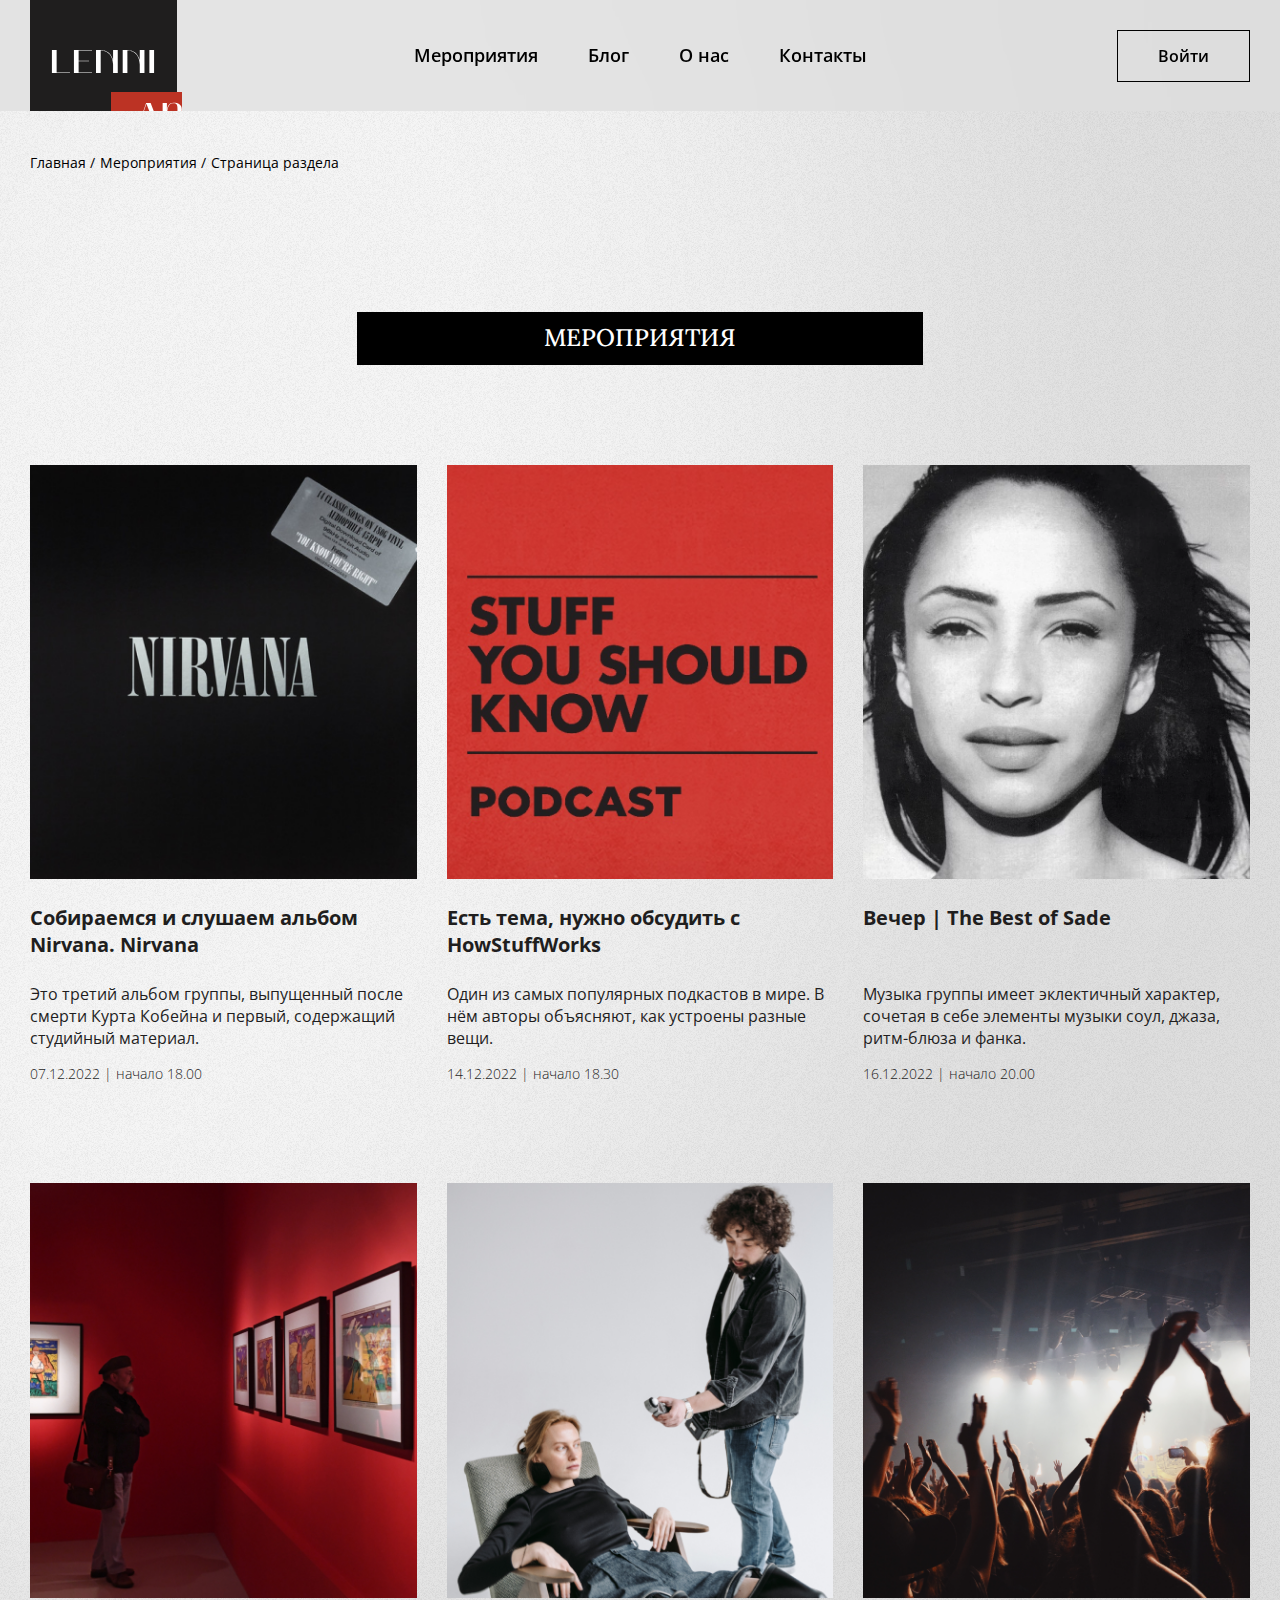
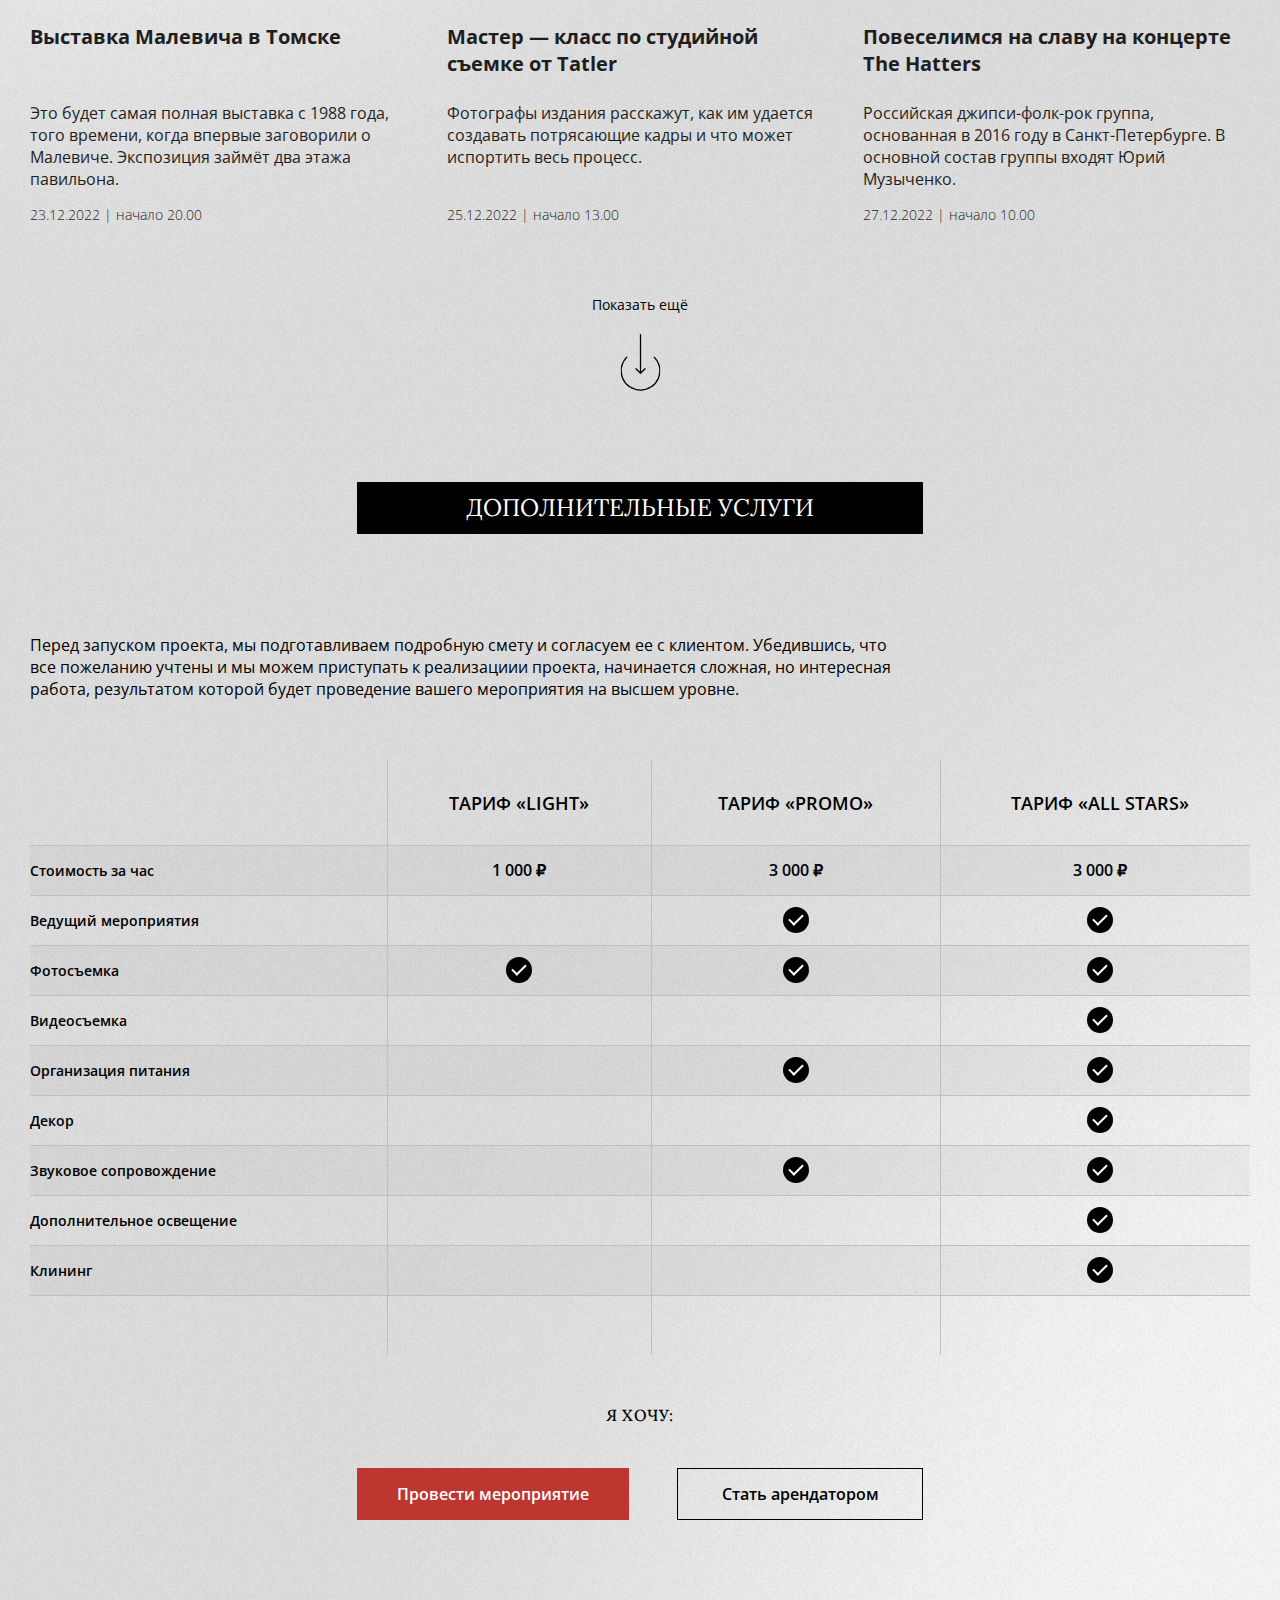
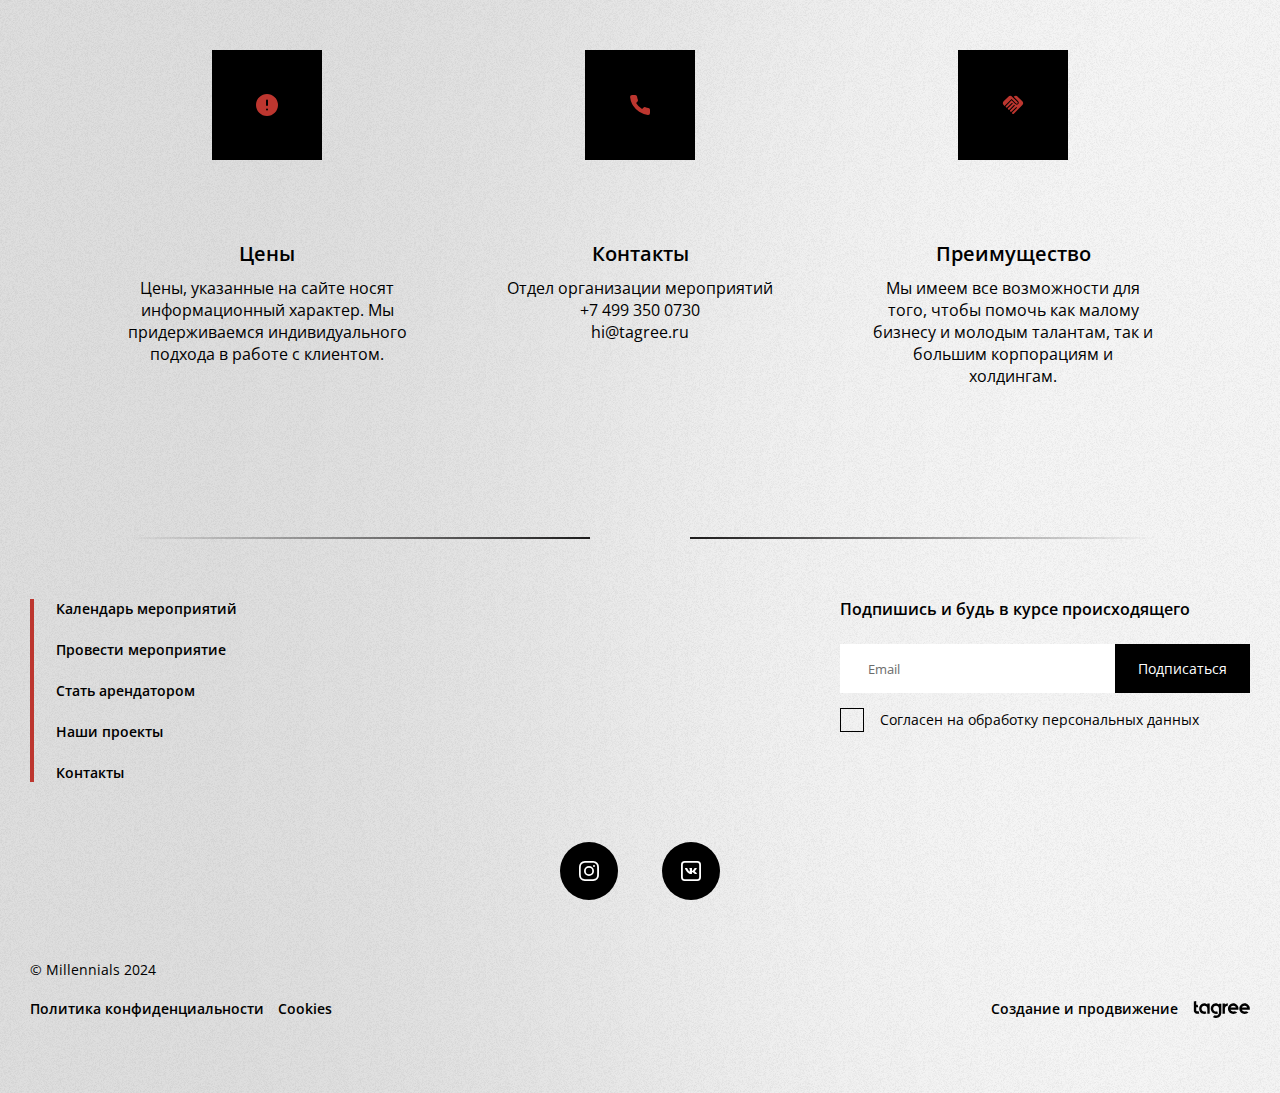
<file: events.html>
<!DOCTYPE html>
<html lang="ru">

<head>
  <meta charset="UTF-8" />
  <meta name="viewport" content="width=device-width,initial-scale=1,minimum-scale=1,maximum-scale=1,user-scalable=no">

  <title>Lenni Art</title>

  <meta name="description" content="Арт—пространство для людей, горящих сердец и делом">
  <meta name="keywords" content="Lenni Art, пространство, мероприятия">

  <meta property="og:title" content="Lenni Art" />
  <meta property="og:description" content="Арт пространство для людей, горящих сердцем и делом" />
  <meta property="og:image" content="/assets/images/lenni-art.jpg">
  <meta property="og:type" content="website" />
  <meta property="og:url" content="https://lenni-art.ru/" />

  <!-- FAVICONS -->
  <link rel="apple-touch-icon" sizes="180x180" href="assets/icons/apple-touch-icon.png">
  <link rel="icon" type="image/png" sizes="32x32" href="assets/icons/favicon-32x32.png">
  <link rel="icon" type="image/png" sizes="16x16" href="assets/icons/favicon-16x16.png">
  <link rel="manifest" href="assets/icons/site.webmanifest">
  <link rel="mask-icon" href="assets/icons/safari-pinned-tab.svg" color="#424e51">
  <meta name="msapplication-TileColor" content="#2b5797">
  <meta name="theme-color" content="#ffffff">

  <!-- CSS -->
  <link rel="stylesheet" href="styles/styles.css?ver=0">

  <!-- FONTS -->
  <link rel="preconnect" href="https://fonts.googleapis.com">
  <link rel="preconnect" href="https://fonts.gstatic.com" crossorigin>
  <link href="https://fonts.googleapis.com/css2?family=Lora:wght@400;500;600;700&family=Open+Sans:wght@400;500;600;700&display=swap" rel="stylesheet">
</head>

<body>
  <header class="page-header">
    <div class="page-header__container">
      <a href="index.html" class="page-header__logo">
        <!-- <img src="assets/images/logo.svg" class="page-header__logo-img"/> -->
        <svg class="page-header__logo-img" width="202" height="147">
          <use xlink:href="assets/icons/symbols.svg#logo"></use>
        </svg>
      </a>

      <nav class="page-header__nav">
        <a href="events.html" class="page-header__nav-link">Мероприятия</a>
        <a href="#" class="page-header__nav-link">Блог</a>
        <a href="#about" class="page-header__nav-link">О нас</a>
        <a href="#contacts" class="page-header__nav-link">Контакты</a>

        <div class="page-header__nav-user">
          <a href="#" class="page-header__nav-user-link">
            Владимир С.
          </a>

          <a href="#" class="page-header__nav-logout">
            <svg class="page-header__nav-logout-icon" width="24" height="24">
              <use xlink:href="assets/icons/symbols.svg#door"></use>
            </svg>
          </a>
        </div>
      </nav>

      <div class="page-header__right-block">
        <a href="#" class="page-header__sign-in-btn">
          Войти
          <svg class="page-header__user-icon" width="21" height="18">
            <use xlink:href="assets/icons/symbols.svg#user"></use>
          </svg>
        </a>

        <button type="button" class="page-header__nav-toggle" id="js-navToggle"></button>
      </div>
    </div>
  </header>


  <main class="main">
    <div class="breadcrumbs">
      <a href="index.html" class="breadcrumbs__link">Главная</a>
      <a href="events.html" class="breadcrumbs__link">Мероприятия</a>
      <a href="#" class="breadcrumbs__link">Страница раздела</a>
    </div>

    <div class="events">
      <section class="listing events__listing">
        <h2 class="listing__title section-title">Мероприятия</h2>
        <div class="listing__events-list">
          <!-- prettier-ignore -->
          <article class="event-card listing__event-card">
            <a href="event.html" class="event-card__link">
              <picture class="event-card__picture">

                <!-- <source type="image/webp" srcset="assets/images/events/nirvana.png__webp" /> -->
                <img src="assets/images/events/nirvana.png" class="event-card__img" alt="nirvana">
              </picture>

              <h4 class="event-card__title">Собираемся и слушаем альбом Nirvana. Nirvana</h4>

              <p class="event-card__description">Это третий альбом группы, выпущенный после смерти Курта Кобейна и первый, содержащий студийный материал.</p>

              <time datetime="2022-12-07T18:00" class="event-card__time">07.12.2022 | начало 18.00</time>
            </a>
          </article>
          <article class="event-card listing__event-card">
            <a href="event.html" class="event-card__link">
              <picture class="event-card__picture">

                <!-- <source type="image/webp" srcset="assets/images/events/stuff.png__webp" /> -->
                <img src="assets/images/events/stuff.png" class="event-card__img" alt="stuff">
              </picture>

              <h4 class="event-card__title">Есть тема, нужно обсудить с HowStuffWorks</h4>

              <p class="event-card__description">Один из самых популярных подкастов в мире. В нём авторы объясняют, как устроены разные вещи.</p>

              <time datetime="2022-12-14T18:30" class="event-card__time">14.12.2022 | начало 18.30</time>
            </a>
          </article>
          <article class="event-card listing__event-card">
            <a href="event.html" class="event-card__link">
              <picture class="event-card__picture">

                <!-- <source type="image/webp" srcset="assets/images/events/sade.png__webp" /> -->
                <img src="assets/images/events/sade.png" class="event-card__img" alt="sade">
              </picture>

              <h4 class="event-card__title">Вечер | The Best of Sade</h4>

              <p class="event-card__description">Музыка группы имеет эклектичный характер, сочетая в себе элементы музыки соул, джаза, ритм-блюза и фанка.</p>

              <time datetime="2022-12-16T20:00" class="event-card__time">16.12.2022 | начало 20.00</time>
            </a>
          </article>
          <article class="event-card listing__event-card">
            <a href="event.html" class="event-card__link">
              <picture class="event-card__picture">

                <!-- <source type="image/webp" srcset="assets/images/events/malevich.png__webp" /> -->
                <img src="assets/images/events/malevich.png" class="event-card__img" alt="malevich">
              </picture>

              <h4 class="event-card__title">Выставка Малевича в Томске</h4>

              <p class="event-card__description">Это будет самая полная выставка с 1988 года, того времени, когда впервые заговорили о Малевиче. Экспозиция займёт два этажа павильона.</p>

              <time datetime="2022-12-23T20:00" class="event-card__time">23.12.2022 | начало 20.00</time>
            </a>
          </article>
          <article class="event-card listing__event-card">
            <a href="event.html" class="event-card__link">
              <picture class="event-card__picture">

                <!-- <source type="image/webp" srcset="assets/images/events/tatler.png__webp" /> -->
                <img src="assets/images/events/tatler.png" class="event-card__img" alt="tatler">
              </picture>

              <h4 class="event-card__title">Мастер — класс по студийной съемке от Tatler</h4>

              <p class="event-card__description">Фотографы издания расскажут, как им удается создавать потрясающие кадры и что может испортить весь процесс.</p>

              <time datetime="2022-12-25T13:00" class="event-card__time">25.12.2022 | начало 13.00</time>
            </a>
          </article>
          <article class="event-card listing__event-card">
            <a href="event.html" class="event-card__link">
              <picture class="event-card__picture">

                <!-- <source type="image/webp" srcset="assets/images/events/the_hatters.png__webp" /> -->
                <img src="assets/images/events/the_hatters.png" class="event-card__img" alt="the_hatters">
              </picture>

              <h4 class="event-card__title">Повеселимся на славу на концерте The Hatters</h4>

              <p class="event-card__description">Российская джипси-фолк-рок группа, основанная в 2016 году в Санкт-Петербурге. В основной состав группы входят Юрий Музыченко.</p>

              <time datetime="2022-12-27T10:00" class="event-card__time">27.12.2022 | начало 10.00</time>
            </a>
          </article>
        </div>
        <div class="listing__wrapper">
          <button class="arrow-btn">
            <span class="arrow-btn__name">
              Показать ещё
            </span>
            <svg class="arrow-btn__icon arrow-btn__icon--down" width="91" height="60">
              <use xlink:href="assets/icons/symbols.svg#link"></use>
            </svg>
          </button>
        </div>
      </section>

      <section class="events__services">
        <h2 class="section-title section-title--lower">Дополнительные услуги</h2>

        <p class="events__services-description">
          Перед запуском проекта, мы подготавливаем подробную смету и согласуем ее с клиентом. Убедившись, что все пожеланию
          учтены и мы можем приступать к реализациии проекта, начинается сложная, но интересная работа, результатом которой
          будет проведение вашего мероприятия на высшем уровне.
        </p>

        <table class="events__tariffs-table  table">
          <thead class="table__head">
            <tr class="table__head-tr">
              <th class="table__th"></th>
              <th class="table__th">Тариф «Light»</th>
              <th class="table__th">Тариф «Promo»</th>
              <th class="table__th">Тариф «All stars»</th>
            </tr>
          </thead>
          <tbody class="table__body">
            <tr class="table__tr">
              <th class="table__body-th">Стоимость за час</th>
              <td class="table__td">1 000 ₽</td>
              <td class="table__td">3 000 ₽</td>
              <td class="table__td">3 000 ₽</td>
            </tr>
            <tr class="table__tr">
              <th class="table__body-th">Ведущий мероприятия</th>
              <td class="table__td"></td>
              <td class="table__td">
                <span class="table__ok"></span>
              </td>
              <td class="table__td">
                <span class="table__ok"></span>
              </td>
            </tr>
            <tr class="table__tr">
              <th class="table__body-th">Фотосъемка</th>
              <td class="table__td">
                <span class="table__ok"></span>
              </td>
              <td class="table__td">
                <span class="table__ok"></span>
              </td>
              <td class="table__td">
                <span class="table__ok"></span>
              </td>
            </tr>
            <tr class="table__tr">
              <th class="table__body-th">Видеосъемка</th>
              <td class="table__td"></td>
              <td class="table__td"></td>
              <td class="table__td">
                <span class="table__ok"></span>
              </td>
            </tr>
            <tr class="table__tr">
              <th class="table__body-th">Организация питания</th>
              <td class="table__td"></td>
              <td class="table__td">
                <span class="table__ok"></span>
              </td>
              <td class="table__td">
                <span class="table__ok"></span>
              </td>
            </tr>
            <tr class="table__tr">
              <th class="table__body-th">Декор</th>
              <td class="table__td"></td>
              <td class="table__td"></td>
              <td class="table__td">
                <span class="table__ok"></span>
              </td>
            </tr>
            <tr class="table__tr">
              <th class="table__body-th">Звуковое сопровождение</th>
              <td class="table__td"></td>
              <td class="table__td">
                <span class="table__ok"></span>
              </td>
              <td class="table__td">
                <span class="table__ok"></span>
              </td>
            </tr>
            <tr class="table__tr">
              <th class="table__body-th">Дополнительное освещение</th>
              <td class="table__td"></td>
              <td class="table__td"></td>
              <td class="table__td">
                <span class="table__ok"></span>
              </td>
            </tr>

            <tr class="table__tr">
              <th class="table__body-th">Клининг</th>
              <td class="table__td"></td>
              <td class="table__td"></td>
              <td class="table__td">
                <span class="table__ok"></span>
              </td>
            </tr>
          </tbody>

          <tfoot class="table__footer">
            <tr class="table__footer-tr">
              <th class="table__footer-th"></th>
              <th class="table__footer-th">Тариф «Light»</th>
              <th class="table__footer-th">Тариф «Promo»</th>
              <th class="table__footer-th">Тариф «All stars»</th>
            </tr>
          </tfoot>
        </table>
        <div class="i-want i-want--mb100">
          <div class="i-want__wrapper">
            <h3 class="i-want__text">Я хочу:</h3>
            <div class="i-want__btns">
              <button class="btn btn--red i-want__event" type="submit">Провести мероприятие</button>
              <button class="btn i-want__landlord" type="submit">Стать арендатором</button>
            </div>
          </div>
        </div>
        <div class="events__services-items">

          <div class="services-item">
            <div class="services-item__img">
              <svg class="services-item__icon" width="24" height="24">
                <use xlink:href="assets/icons/symbols.svg#information"></use>
              </svg>
            </div>
            <div class="services-item__content">
              <h4 class="services-item__title">Цены</h4>
              <p class="services-item__info">
                Цены, указанные на сайте носят информационный характер. Мы придерживаемся
                индивидуального подхода в работе с клиентом.
              </p>
            </div>
          </div>

          <div class="services-item">
            <div class="services-item__img">
              <svg class="services-item__icon" width="24" height="24">
                <use xlink:href="assets/icons/symbols.svg#contact"></use>
              </svg>
            </div>
            <div class="services-item__content">
              <h4 class="services-item__title">Контакты</h4>
              <p class="services-item__info">
                Отдел организации мероприятий
              </p>
              <a href="tel:74993500740" class="services-item__info">+7 499 350 0730</a>
              <a href="mailto:hi@tagree.ru" class="services-item__info">hi@tagree.ru</a>
            </div>
          </div>

          <div class="services-item">
            <div class="services-item__img">
              <svg class="services-item__icon" width="24" height="24">
                <use xlink:href="assets/icons/symbols.svg#handshake">
              </svg>
            </div>
            <div class="services-item__content">
              <h4 class="services-item__title">Преимущество</h4>
              <p class="services-item__info">
                Мы имеем все возможности для того, чтобы помочь как малому бизнесу и молодым талантам, так и большим корпорациям и
                холдингам.
              </p>
            </div>
          </div>

        </div>
      </section>
    </div>
  </main>

  <footer class="page-footer">
    <div class="page-footer__container">
      <div class="page-footer__border"></div>
      <div class="page-footer__wrapper">
        <nav class="page-footer__nav">
          <a href="" class="page-footer__nav-link">
            Календарь мероприятий
          </a>
          <a href="#" class="page-footer__nav-link">
            Провести мероприятие
          </a>
          <a href="#" class="page-footer__nav-link">
            Стать арендатором
          </a>
          <a href="#" class="page-footer__nav-link">
            Наши проекты
          </a>
          <a href="#" class="page-footer__nav-link">
            Контакты
          </a>
        </nav>

        <form action="https://jsonplaceholder.typicode.com/posts" class="page-footer__form subscribe" id="js-subscribeForm">
          <h4 class="subscribe__title">
            Подпишись и будь в курсе происходящего
          </h4>
          <div class="subscribe__wrapper">
            <div class="subscribe__wrapper-input">
              <input type="email" name="email" placeholder="Email" class="subscribe__input" id="js-subscribeEmail" required />
            </div>
            <button type="submit" class="subscribe__submit">Подписаться</button>
          </div>
          <label class="subscribe__check check">
            <input type="checkbox" class="check__input" name="agree" required>
            <span class="check__mark"></span>
            <span class="check__label--footer">Согласен на обработку персональных данных</span>
          </label>
        </form>
      </div>

      <div class="page-footer__info">
        <div class="page-footer__info-text">
          <span class="page-footer__copyright">© Millennials 2024</span>
          <div class="page-footer__links">
            <a href="#" class="page-footer__links-link">Политика конфиденциальности</a>
            <a href="#" class="page-footer__links-link">Cookies</a>
          </div>
        </div>
        <div class="page-footer__info-socials">
          <a href="#" rel="nofollow noreferrer noopener" target="_blank" class="page-footer__social-link">
            <svg class="page-footer__btn-icon" width="24" height="24">
              <use xlink:href="assets/icons/symbols.svg#inst"></use>
            </svg>
          </a>
          <a href="#" rel="nofollow noreferrer noopener" target="_blank" class="page-footer__social-link">
            <svg class="page-footer__btn-icon" width="24" height="24">
              <use xlink:href="assets/icons/symbols.svg#vk"></use>
            </svg>
          </a>
        </div>
        <div class="page-footer__info-signature">
          <span>Создание и продвижение</span>
          <a href="https://tagree.ru" rel="nofollow noreferrer noopener" target="_blank" class="page-footer__signature-link">
            <svg class="page-footer__signature-icon" width="57" height="17">
              <use xlink:href="assets/icons/symbols.svg#tagree"></use>
            </svg>
          </a>
        </div>
      </div>
    </div>
  </footer>
  <div class="pp" id="js-eventPP">
    <div class="pp__container">
      <div class="pp__sticky-close">
        <button type="button" class="pp__sticky-btn js-ppCloseBtn">
          <svg class="pp__btn-icon" width="24" height="24">
            <use xlink:href="assets/icons/symbols.svg#x"></use>
          </svg>
        </button>
      </div>
      <div class="pp__wrapper">
        <h3 class="pp__title">
          Заполните форму
          <br />
          и мы подберем площадку
        </h3>
        <form class="pp__form form" id="js-eventForm">
          <div class="form__list">
            <div class="form__field form__field--w50 field">
              <h6 class="field__title">
                Формат мероприятия:
              </h6>
              <div class="field__radio radio">
                <label class="radio__label">
                  <input type="radio" name="format" value="seminar" class="radio__input" checked>
                  <span class="radio__mark"></span>
                  <span class="radio__name">Мастер-класс/семинар</span>
                </label>
                <label class="radio__label">
                  <input type="radio" name="format" value="concert" class="radio__input">
                  <span class="radio__mark"></span>
                  <span class="radio__name">Концерт/выступление</span>
                </label>
                <label class="radio__label">
                  <input type="radio" name="format" value="show" class="radio__input">
                  <span class="radio__mark"></span>
                  <span class="radio__name">Выставка/показ</span>
                </label>
                <label class="radio__label">
                  <input type="radio" name="format" value="other" class="radio__input">
                  <span class="radio__mark"></span>
                  <span class="radio__name">Другое</span>
                </label>
              </div>
            </div>
            <div class="form__group">
              <div class="form__field form__field--mb30 field">
                <h6 class="field__title">Планируемое количество посетителей:</h6>
                <select name="amount" class="field__select js-selectric">
                  <option value="20">
                    до 20 человек
                  </option>
                  <option value="100">
                    от 20 до 100 человек
                  </option>
                  <option value="500">
                    от 100 до 500 человек
                  </option>
                  <option value="501">
                    более 500 человек
                  </option>
                </select>
              </div>
              <div class="form__field field js-dateField">
                <h6 class="field__title">Дата проведения:</h6>
                <div class="field__date">
                  <div class="field__date-inputs">
                    <input class="field__date-input js-dateDay" type="text" placeholder="ДД" readonly />
                    <input class="field__date-input js-dateMonth" type="text" placeholder="ММ" readonly />
                    <input class="field__date-input field__date-input--year js-dateYear" type="text" placeholder="ГГГГ" readonly />
                  </div>
                  <input class="field__date-picker js-dateInput" type="text" name="date" readonly required />
                </div>
              </div>
            </div>
          </div>
          <div class="form__section">
            <h6 class="field__title">
              Контактные данные:
            </h6>
            <div class="form__list form__list--mb50">
              <label class="form__field form__field--w50 field">
                <span class="field__label">
                  Имя*
                </span>
                <input type="text" class="field__input" placeholder="Имя" name="name" required>
              </label>
              <label class="form__field form__field--w50 field">
                <span class="field__label">
                  Фамилия*
                </span>
                <input type="text" class="field__input" placeholder="Фамилия" name="last_name" required>
              </label>
              <label class="form__field form__field--w50 field">
                <span class="field__label">
                  Телефон*
                </span>
                <input type="tel" class="field__input js-mobileMask" placeholder="Телефон" name="phone" required>
              </label>
              <label class="form__field form__field--w50 field">
                <span class="field__label">
                  Email*
                </span>
                <input type="email" class="field__input" placeholder="Email" name="email" required>
              </label>
            </div>

            <label class="form__field form__field--mb30 field">
              <span class="field__label field__label--textarea">
                Есть пожелания? Напишите нам:
              </span>
              <textarea class="field__textarea" name="wish"></textarea>
            </label>

            <label class="form__check form__check--mb40 check">
              <input type="checkbox" class="check__input" name="agree" required>
              <span class="check__mark"></span>
              <span class="check__label">
                Я соглашаюсь с пользовательским соглашением и с политикой использования персональных данных
              </span>
            </label>

            <div class="form__btns">
              <button type="submit" class="form__btn btn">Отправить</button>
              <button type="button" class="form__close-btn js-ppCloseBtn">
                Закрыть
              </button>
            </div>
          </div>
        </form>
      </div>
    </div>
  </div>

  <script src="scripts/jquery-3.7.1.min.js"></script>
  <script src="scripts/jquery.validate.min.js"></script>
  <script src="scripts/jquery.validate-init.js"></script>
  <script src="scripts/toastr.js"></script>
  <script src="scripts/main.min.js"></script>
</body>

</html>
</file>
<file: styles/styles.css>
@font-face {
  font-family: "mak";
  src: local("MAK-bold"), url("../assets/fonts/MAK-bold.woff");
  font-weight: 700;
  font-style: normal;
}
@font-face {
  font-family: "mak";
  src: local("MAK-light"), url("../assets/fonts/MAK-light.woff");
  font-weight: 300;
  font-style: normal;
}
html,
body {
  width: 100%;
  margin: 0;
  padding: 0;
}
body {
  -webkit-box-sizing: border-box;
          box-sizing: border-box;
  display: -webkit-box;
  display: -ms-flexbox;
  display: flex;
  -webkit-box-orient: vertical;
  -webkit-box-direction: normal;
      -ms-flex-direction: column;
          flex-direction: column;
  background-color: #dedede;
  background-image: url(../assets/images/noise.png), url(../assets/images/bg.png);
  background-position: 0 0, 0 0;
  background-size: auto, 100% auto;
  background-repeat: repeat, repeat-y;
  color: #000000;
  font-family: "Open Sans", sans-serif;
  font-size: 16px;
  font-weight: 400;
  font-style: normal;
  line-height: 1.375;
  overflow-x: hidden;
  -webkit-text-size-adjust: 100%;
  -moz-text-size-adjust: 100%;
  -ms-text-size-adjust: 100%;
  min-height: 100vh;
  padding-top: 147px;
}
input,
textarea,
select {
  -webkit-box-shadow: none;
          box-shadow: none;
  outline: none;
  color: #000000;
  font-family: "Open Sans", sans-serif;
}
textarea {
  resize: none;
}
.main {
  -webkit-box-flex: 1;
      -ms-flex: 1 0 auto;
          flex: 1 0 auto;
}
.main-header {
  padding: 100px 0;
}
.main-header__title {
  margin: 0 0 70px;
  padding-left: 40px;
  padding-right: 40px;
  text-align: center;
  text-transform: uppercase;
  font-family: 'Lora', sans-serif;
  font-weight: 400;
  font-size: 45px;
  line-height: normal;
  color: #000000;
}
.main-header__text {
  margin: 0 auto;
  max-width: 990px;
  width: 100%;
  padding-left: 40px;
  padding-right: 40px;
  text-align: center;
  text-transform: uppercase;
  font-family: 'Lora', sans-serif;
  font-weight: 400;
  font-size: 45px;
  line-height: normal;
  color: #000000;
}
.main-header__picture {
  display: block;
  margin-bottom: 70px;
  position: relative;
  width: 100%;
}
.main-header__picture::before {
  content: '';
  display: block;
  width: 100%;
  padding-top: 16.927%;
}
.main-header__img {
  position: absolute;
  top: 0;
  left: 0;
  width: 100%;
  height: 100%;
  -o-object-fit: contain;
     object-fit: contain;
}
.title {
  margin: 0 0 150px;
  -webkit-box-sizing: border-box;
          box-sizing: border-box;
  padding: 7px 45px 9px;
  max-width: 624px;
  width: 100%;
  text-align: center;
  background-color: #1F1E1E;
  text-transform: uppercase;
  font-family: Lora;
  font-size: 36px;
  font-style: normal;
  font-weight: 500;
  color: #FFFFFF;
}
a {
  color: #000000;
  outline: none;
}
img {
  max-width: 100%;
  height: auto;
  -o-object-fit: cover;
     object-fit: cover;
}
button {
  -webkit-box-shadow: none;
          box-shadow: none;
  outline: none;
  font-family: "Open Sans", sans-serif;
  cursor: pointer;
}
input::-webkit-input-placeholder,
textarea::-webkit-input-placeholder {
  color: #6C6C6C;
}
input::-moz-placeholder,
textarea::-moz-placeholder {
  color: #6C6C6C;
}
input:-moz-placeholder,
textarea:-moz-placeholder {
  color: #6C6C6C;
}
input:-ms-input-placeholder,
textarea:-ms-input-placeholder {
  color: #6C6C6C;
}
input:focus::-webkit-input-placeholder,
textarea:focus::-webkit-input-placeholder {
  color: transparent;
}
input:focus::-moz-placeholder,
textarea:focus::-moz-placeholder {
  color: transparent;
}
input:focus:-moz-placeholder,
textarea:focus:-moz-placeholder {
  color: transparent;
}
input:focus:-ms-input-placeholder,
textarea:focus:-ms-input-placeholder {
  color: transparent;
}
.air-datepicker-cell.-year-.-other-decade-,
.air-datepicker-cell.-day-.-other-month- {
  color: var(--adp-color-other-month);
}
.air-datepicker-cell.-year-.-other-decade-:hover,
.air-datepicker-cell.-day-.-other-month-:hover {
  color: var(--adp-color-other-month-hover);
}
.-disabled-.-focus-.air-datepicker-cell.-year-.-other-decade-,
.-disabled-.-focus-.air-datepicker-cell.-day-.-other-month- {
  color: var(--adp-color-other-month);
}
.-selected-.air-datepicker-cell.-year-.-other-decade-,
.-selected-.air-datepicker-cell.-day-.-other-month- {
  color: #fff;
  background: var(--adp-background-color-selected-other-month);
}
.-selected-.-focus-.air-datepicker-cell.-year-.-other-decade-,
.-selected-.-focus-.air-datepicker-cell.-day-.-other-month- {
  background: var(--adp-background-color-selected-other-month-focused);
}
.-in-range-.air-datepicker-cell.-year-.-other-decade-,
.-in-range-.air-datepicker-cell.-day-.-other-month- {
  background-color: var(--adp-background-color-in-range);
  color: var(--adp-color);
}
.-in-range-.-focus-.air-datepicker-cell.-year-.-other-decade-,
.-in-range-.-focus-.air-datepicker-cell.-day-.-other-month- {
  background-color: var(--adp-background-color-in-range-focused);
}
.air-datepicker-cell.-year-.-other-decade-:empty,
.air-datepicker-cell.-day-.-other-month-:empty {
  background: none;
  border: none;
}
.air-datepicker-cell {
  border-radius: var(--adp-cell-border-radius);
  -webkit-box-sizing: border-box;
          box-sizing: border-box;
  cursor: pointer;
  display: -webkit-box;
  display: -ms-flexbox;
  display: flex;
  position: relative;
  -webkit-box-align: center;
      -ms-flex-align: center;
          align-items: center;
  -webkit-box-pack: center;
      -ms-flex-pack: center;
          justify-content: center;
  z-index: 1;
}
.air-datepicker-cell.-focus- {
  background: var(--adp-cell-background-color-hover);
}
.air-datepicker-cell.-current- {
  color: var(--adp-color-current-date);
}
.air-datepicker-cell.-current-.-focus- {
  color: var(--adp-color);
}
.air-datepicker-cell.-current-.-in-range- {
  color: var(--adp-color-current-date);
}
.air-datepicker-cell.-disabled- {
  cursor: default;
  color: var(--adp-color-disabled);
}
.air-datepicker-cell.-disabled-.-focus- {
  color: var(--adp-color-disabled);
}
.air-datepicker-cell.-disabled-.-in-range- {
  color: var(--adp-color-disabled-in-range);
}
.air-datepicker-cell.-disabled-.-current-.-focus- {
  color: var(--adp-color-disabled);
}
.air-datepicker-cell.-in-range- {
  background: var(--adp-cell-background-color-in-range);
  border-radius: 0;
}
.air-datepicker-cell.-in-range-:hover {
  background: var(--adp-cell-background-color-in-range-hover);
}
.air-datepicker-cell.-range-from- {
  border: 1px solid var(--adp-cell-border-color-in-range);
  background-color: var(--adp-cell-background-color-in-range);
  border-radius: var(--adp-cell-border-radius) 0 0 var(--adp-cell-border-radius);
}
.air-datepicker-cell.-range-to- {
  border: 1px solid var(--adp-cell-border-color-in-range);
  background-color: var(--adp-cell-background-color-in-range);
  border-radius: 0 var(--adp-cell-border-radius) var(--adp-cell-border-radius) 0;
}
.air-datepicker-cell.-range-to-.-range-from- {
  border-radius: var(--adp-cell-border-radius);
}
.air-datepicker-cell.-selected- {
  color: #fff;
  border: none;
  background: var(--adp-cell-background-color-selected);
}
.air-datepicker-cell.-selected-.-current- {
  color: #fff;
  background: var(--adp-cell-background-color-selected);
}
.air-datepicker-cell.-selected-.-focus- {
  background: var(--adp-cell-background-color-selected-hover);
}
.air-datepicker-body {
  -webkit-transition: all var(--adp-transition-duration) var(--adp-transition-ease);
  transition: all var(--adp-transition-duration) var(--adp-transition-ease);
}
.air-datepicker-body.-hidden- {
  display: none;
}
.air-datepicker-body--day-names {
  display: grid;
  grid-template-columns: repeat(7, var(--adp-day-cell-width));
  margin: 8px 0 3px;
}
.air-datepicker-body--day-name {
  color: var(--adp-day-name-color);
  display: -webkit-box;
  display: -ms-flexbox;
  display: flex;
  -webkit-box-align: center;
      -ms-flex-align: center;
          align-items: center;
  -webkit-box-pack: center;
      -ms-flex-pack: center;
          justify-content: center;
  -webkit-box-flex: 1;
      -ms-flex: 1;
          flex: 1;
  text-align: center;
  text-transform: uppercase;
  font-size: 0.8em;
}
.air-datepicker-body--day-name.-clickable- {
  cursor: pointer;
}
.air-datepicker-body--day-name.-clickable-:hover {
  color: var(--adp-day-name-color-hover);
}
.air-datepicker-body--cells {
  display: grid;
}
.air-datepicker-body--cells.-days- {
  grid-template-columns: repeat(7, var(--adp-day-cell-width));
  grid-auto-rows: var(--adp-day-cell-height);
}
.air-datepicker-body--cells.-months- {
  grid-template-columns: repeat(3, 1fr);
  grid-auto-rows: var(--adp-month-cell-height);
}
.air-datepicker-body--cells.-years- {
  grid-template-columns: repeat(4, 1fr);
  grid-auto-rows: var(--adp-year-cell-height);
}
.air-datepicker-nav {
  display: -webkit-box;
  display: -ms-flexbox;
  display: flex;
  -webkit-box-pack: justify;
      -ms-flex-pack: justify;
          justify-content: space-between;
  border-bottom: 1px solid var(--adp-border-color-inner);
  min-height: var(--adp-nav-height);
  padding: var(--adp-padding);
  -webkit-box-sizing: content-box;
          box-sizing: content-box;
}
.-only-timepicker- .air-datepicker-nav {
  display: none;
}
.air-datepicker-nav--title,
.air-datepicker-nav--action {
  display: -webkit-box;
  display: -ms-flexbox;
  display: flex;
  cursor: pointer;
  -webkit-box-align: center;
      -ms-flex-align: center;
          align-items: center;
  -webkit-box-pack: center;
      -ms-flex-pack: center;
          justify-content: center;
}
.air-datepicker-nav--action {
  width: var(--adp-nav-action-size);
  border-radius: var(--adp-border-radius);
  -webkit-user-select: none;
  -moz-user-select: none;
  -ms-user-select: none;
      user-select: none;
}
.air-datepicker-nav--action:hover {
  background: var(--adp-background-color-hover);
}
.air-datepicker-nav--action:active {
  background: var(--adp-background-color-active);
}
.air-datepicker-nav--action.-disabled- {
  visibility: hidden;
}
.air-datepicker-nav--action svg {
  width: 32px;
  height: 32px;
}
.air-datepicker-nav--action path {
  fill: none;
  stroke: var(--adp-nav-arrow-color);
  stroke-width: 2px;
}
.air-datepicker-nav--title {
  border-radius: var(--adp-border-radius);
  padding: 0 8px;
}
.air-datepicker-nav--title i {
  font-style: normal;
  color: var(--adp-nav-color-secondary);
  margin-left: 0.3em;
}
.air-datepicker-nav--title:hover {
  background: var(--adp-background-color-hover);
}
.air-datepicker-nav--title:active {
  background: var(--adp-background-color-active);
}
.air-datepicker-nav--title.-disabled- {
  cursor: default;
  background: none;
}
.air-datepicker-buttons {
  display: grid;
  grid-auto-columns: 1fr;
  grid-auto-flow: column;
}
.air-datepicker-button {
  display: -webkit-inline-box;
  display: -ms-inline-flexbox;
  display: inline-flex;
  color: var(--adp-btn-color);
  border-radius: var(--adp-btn-border-radius);
  cursor: pointer;
  height: var(--adp-btn-height);
  border: none;
  background: rgba(255, 255, 255, 0);
}
.air-datepicker-button:hover {
  color: var(--adp-btn-color-hover);
  background: var(--adp-btn-background-color-hover);
}
.air-datepicker-button:focus {
  color: var(--adp-btn-color-hover);
  background: var(--adp-btn-background-color-hover);
  outline: none;
}
.air-datepicker-button:active {
  background: var(--adp-btn-background-color-active);
}
.air-datepicker-button span {
  outline: none;
  display: -webkit-box;
  display: -ms-flexbox;
  display: flex;
  -webkit-box-align: center;
      -ms-flex-align: center;
          align-items: center;
  -webkit-box-pack: center;
      -ms-flex-pack: center;
          justify-content: center;
  width: 100%;
  height: 100%;
}
.air-datepicker-time {
  display: grid;
  grid-template-columns: -webkit-max-content 1fr;
  grid-template-columns: max-content 1fr;
  grid-column-gap: 12px;
  -webkit-box-align: center;
      -ms-flex-align: center;
          align-items: center;
  position: relative;
  padding: 0 var(--adp-time-padding-inner);
}
.-only-timepicker- .air-datepicker-time {
  border-top: none;
}
.air-datepicker-time--current {
  display: -webkit-box;
  display: -ms-flexbox;
  display: flex;
  -webkit-box-align: center;
      -ms-flex-align: center;
          align-items: center;
  -webkit-box-flex: 1;
      -ms-flex: 1;
          flex: 1;
  font-size: 14px;
  text-align: center;
}
.air-datepicker-time--current-colon {
  margin: 0 2px 3px;
  line-height: 1;
}
.air-datepicker-time--current-hours,
.air-datepicker-time--current-minutes {
  line-height: 1;
  font-size: 19px;
  font-family: "Century Gothic", CenturyGothic, AppleGothic, sans-serif;
  position: relative;
  z-index: 1;
}
.air-datepicker-time--current-hours:after,
.air-datepicker-time--current-minutes:after {
  content: "";
  background: var(--adp-background-color-hover);
  border-radius: var(--adp-border-radius);
  position: absolute;
  left: -2px;
  top: -3px;
  right: -2px;
  bottom: -2px;
  z-index: -1;
  opacity: 0;
}
.air-datepicker-time--current-hours.-focus-:after,
.air-datepicker-time--current-minutes.-focus-:after {
  opacity: 1;
}
.air-datepicker-time--current-ampm {
  text-transform: uppercase;
  -ms-flex-item-align: end;
      align-self: flex-end;
  color: var(--adp-time-day-period-color);
  margin-left: 6px;
  font-size: 11px;
  margin-bottom: 1px;
}
.air-datepicker-time--row {
  display: -webkit-box;
  display: -ms-flexbox;
  display: flex;
  -webkit-box-align: center;
      -ms-flex-align: center;
          align-items: center;
  font-size: 11px;
  height: 17px;
  background: -webkit-gradient(linear, left top, right top, from(var(--adp-time-track-color)), to(var(--adp-time-track-color))) left 50%/100% var(--adp-time-track-height) no-repeat;
  background: linear-gradient(to right, var(--adp-time-track-color), var(--adp-time-track-color)) left 50%/100% var(--adp-time-track-height) no-repeat;
}
.air-datepicker-time--row:first-child {
  margin-bottom: 4px;
}
.air-datepicker-time--row input[type=range] {
  background: none;
  cursor: pointer;
  -webkit-box-flex: 1;
      -ms-flex: 1;
          flex: 1;
  height: 100%;
  width: 100%;
  padding: 0;
  margin: 0;
  -webkit-appearance: none;
}
.air-datepicker-time--row input[type=range]::-webkit-slider-thumb {
  -webkit-appearance: none;
}
.air-datepicker-time--row input[type=range]::-ms-tooltip {
  display: none;
}
.air-datepicker-time--row input[type=range]:hover::-webkit-slider-thumb {
  border-color: var(--adp-time-track-color-hover);
}
.air-datepicker-time--row input[type=range]:hover::-moz-range-thumb {
  border-color: var(--adp-time-track-color-hover);
}
.air-datepicker-time--row input[type=range]:hover::-ms-thumb {
  border-color: var(--adp-time-track-color-hover);
}
.air-datepicker-time--row input[type=range]:focus {
  outline: none;
}
.air-datepicker-time--row input[type=range]:focus::-webkit-slider-thumb {
  background: var(--adp-cell-background-color-selected);
  border-color: var(--adp-cell-background-color-selected);
}
.air-datepicker-time--row input[type=range]:focus::-moz-range-thumb {
  background: var(--adp-cell-background-color-selected);
  border-color: var(--adp-cell-background-color-selected);
}
.air-datepicker-time--row input[type=range]:focus::-ms-thumb {
  background: var(--adp-cell-background-color-selected);
  border-color: var(--adp-cell-background-color-selected);
}
.air-datepicker-time--row input[type=range]::-webkit-slider-thumb {
  -webkit-box-sizing: border-box;
          box-sizing: border-box;
  height: 12px;
  width: 12px;
  border-radius: 3px;
  border: 1px solid var(--adp-time-track-color);
  background: #fff;
  cursor: pointer;
  -webkit-transition: background var(--adp-transition-duration);
  transition: background var(--adp-transition-duration);
}
.air-datepicker-time--row input[type=range]::-moz-range-thumb {
  box-sizing: border-box;
  height: 12px;
  width: 12px;
  border-radius: 3px;
  border: 1px solid var(--adp-time-track-color);
  background: #fff;
  cursor: pointer;
  -moz-transition: background var(--adp-transition-duration);
  transition: background var(--adp-transition-duration);
}
.air-datepicker-time--row input[type=range]::-ms-thumb {
  box-sizing: border-box;
  height: 12px;
  width: 12px;
  border-radius: 3px;
  border: 1px solid var(--adp-time-track-color);
  background: #fff;
  cursor: pointer;
  -ms-transition: background var(--adp-transition-duration);
  transition: background var(--adp-transition-duration);
}
.air-datepicker-time--row input[type=range]::-webkit-slider-thumb {
  margin-top: calc(var(--adp-time-thumb-size)/2*-1);
}
.air-datepicker-time--row input[type=range]::-webkit-slider-runnable-track {
  border: none;
  height: var(--adp-time-track-height);
  cursor: pointer;
  color: rgba(0, 0, 0, 0);
  background: rgba(0, 0, 0, 0);
}
.air-datepicker-time--row input[type=range]::-moz-range-track {
  border: none;
  height: var(--adp-time-track-height);
  cursor: pointer;
  color: rgba(0, 0, 0, 0);
  background: rgba(0, 0, 0, 0);
}
.air-datepicker-time--row input[type=range]::-ms-track {
  border: none;
  height: var(--adp-time-track-height);
  cursor: pointer;
  color: rgba(0, 0, 0, 0);
  background: rgba(0, 0, 0, 0);
}
.air-datepicker-time--row input[type=range]::-ms-fill-lower {
  background: rgba(0, 0, 0, 0);
}
.air-datepicker-time--row input[type=range]::-ms-fill-upper {
  background: rgba(0, 0, 0, 0);
}
.air-datepicker {
  --adp-font-family: -apple-system, BlinkMacSystemFont, "Segoe UI", Roboto, Helvetica, Arial, sans-serif, "Apple Color Emoji", "Segoe UI Emoji", "Segoe UI Symbol";
  --adp-font-size: 14px;
  --adp-width: 246px;
  --adp-z-index: 100;
  --adp-padding: 4px;
  --adp-grid-areas: "nav" "body" "timepicker" "buttons";
  --adp-transition-duration: 0.3s;
  --adp-transition-ease: ease-out;
  --adp-transition-offset: 8px;
  --adp-background-color: #fff;
  --adp-background-color-hover: #f0f0f0;
  --adp-background-color-active: #eaeaea;
  --adp-background-color-in-range: rgba(92, 196, 239, 0.1);
  --adp-background-color-in-range-focused: rgba(92, 196, 239, 0.2);
  --adp-background-color-selected-other-month-focused: #8ad5f4;
  --adp-background-color-selected-other-month: #a2ddf6;
  --adp-color: #4a4a4a;
  --adp-color-secondary: #9c9c9c;
  --adp-accent-color: #4eb5e6;
  --adp-color-current-date: var(--adp-accent-color);
  --adp-color-other-month: #dedede;
  --adp-color-disabled: #aeaeae;
  --adp-color-disabled-in-range: #939393;
  --adp-color-other-month-hover: #c5c5c5;
  --adp-border-color: #dbdbdb;
  --adp-border-color-inner: #efefef;
  --adp-border-radius: 4px;
  --adp-border-color-inline: #d7d7d7;
  --adp-nav-height: 32px;
  --adp-nav-arrow-color: var(--adp-color-secondary);
  --adp-nav-action-size: 32px;
  --adp-nav-color-secondary: var(--adp-color-secondary);
  --adp-day-name-color: #ff9a19;
  --adp-day-name-color-hover: #8ad5f4;
  --adp-day-cell-width: 1fr;
  --adp-day-cell-height: 32px;
  --adp-month-cell-height: 42px;
  --adp-year-cell-height: 56px;
  --adp-pointer-size: 10px;
  --adp-poiner-border-radius: 2px;
  --adp-pointer-offset: 14px;
  --adp-cell-border-radius: 4px;
  --adp-cell-background-color-hover: var(--adp-background-color-hover);
  --adp-cell-background-color-selected: #5cc4ef;
  --adp-cell-background-color-selected-hover: #45bced;
  --adp-cell-background-color-in-range: rgba(92, 196, 239, 0.1);
  --adp-cell-background-color-in-range-hover: rgba(92, 196, 239, 0.2);
  --adp-cell-border-color-in-range: var(--adp-cell-background-color-selected);
  --adp-btn-height: 32px;
  --adp-btn-color: var(--adp-accent-color);
  --adp-btn-color-hover: var(--adp-color);
  --adp-btn-border-radius: var(--adp-border-radius);
  --adp-btn-background-color-hover: var(--adp-background-color-hover);
  --adp-btn-background-color-active: var(--adp-background-color-active);
  --adp-time-track-height: 1px;
  --adp-time-track-color: #dedede;
  --adp-time-track-color-hover: #b1b1b1;
  --adp-time-thumb-size: 12px;
  --adp-time-padding-inner: 10px;
  --adp-time-day-period-color: var(--adp-color-secondary);
  --adp-mobile-font-size: 16px;
  --adp-mobile-nav-height: 40px;
  --adp-mobile-width: 320px;
  --adp-mobile-day-cell-height: 38px;
  --adp-mobile-month-cell-height: 48px;
  --adp-mobile-year-cell-height: 64px;
}
.air-datepicker-overlay {
  --adp-overlay-background-color: rgba(0, 0, 0, 0.3);
  --adp-overlay-transition-duration: 0.3s;
  --adp-overlay-transition-ease: ease-out;
  --adp-overlay-z-index: 99;
}
.air-datepicker {
  background: var(--adp-background-color);
  border: 1px solid var(--adp-border-color);
  -webkit-box-shadow: 0 4px 12px rgba(0, 0, 0, 0.15);
          box-shadow: 0 4px 12px rgba(0, 0, 0, 0.15);
  border-radius: var(--adp-border-radius);
  -webkit-box-sizing: content-box;
          box-sizing: content-box;
  display: grid;
  grid-template-columns: 1fr;
  grid-template-rows: repeat(4, -webkit-max-content);
  grid-template-rows: repeat(4, max-content);
  grid-template-areas: var(--adp-grid-areas);
  font-family: var(--adp-font-family), sans-serif;
  font-size: var(--adp-font-size);
  color: var(--adp-color);
  width: var(--adp-width);
  position: absolute;
  -webkit-transition: opacity var(--adp-transition-duration) var(--adp-transition-ease), -webkit-transform var(--adp-transition-duration) var(--adp-transition-ease);
  transition: opacity var(--adp-transition-duration) var(--adp-transition-ease), -webkit-transform var(--adp-transition-duration) var(--adp-transition-ease);
  transition: opacity var(--adp-transition-duration) var(--adp-transition-ease), transform var(--adp-transition-duration) var(--adp-transition-ease);
  transition: opacity var(--adp-transition-duration) var(--adp-transition-ease), transform var(--adp-transition-duration) var(--adp-transition-ease), -webkit-transform var(--adp-transition-duration) var(--adp-transition-ease);
  z-index: var(--adp-z-index);
}
.air-datepicker:not(.-custom-position-) {
  opacity: 0;
}
.air-datepicker.-from-top- {
  -webkit-transform: translateY(calc(var(--adp-transition-offset) * -1));
      -ms-transform: translateY(calc(var(--adp-transition-offset) * -1));
          transform: translateY(calc(var(--adp-transition-offset) * -1));
}
.air-datepicker.-from-right- {
  -webkit-transform: translateX(var(--adp-transition-offset));
      -ms-transform: translateX(var(--adp-transition-offset));
          transform: translateX(var(--adp-transition-offset));
}
.air-datepicker.-from-bottom- {
  -webkit-transform: translateY(var(--adp-transition-offset));
      -ms-transform: translateY(var(--adp-transition-offset));
          transform: translateY(var(--adp-transition-offset));
}
.air-datepicker.-from-left- {
  -webkit-transform: translateX(calc(var(--adp-transition-offset) * -1));
      -ms-transform: translateX(calc(var(--adp-transition-offset) * -1));
          transform: translateX(calc(var(--adp-transition-offset) * -1));
}
.air-datepicker.-active-:not(.-custom-position-) {
  -webkit-transform: translate(0, 0);
      -ms-transform: translate(0, 0);
          transform: translate(0, 0);
  opacity: 1;
}
.air-datepicker.-active-.-custom-position- {
  -webkit-transition: none;
  transition: none;
}
.air-datepicker.-inline- {
  border-color: var(--adp-border-color-inline);
  -webkit-box-shadow: none;
          box-shadow: none;
  position: static;
  left: auto;
  right: auto;
  opacity: 1;
  -webkit-transform: none;
      -ms-transform: none;
          transform: none;
}
.air-datepicker.-inline- .air-datepicker--pointer {
  display: none;
}
.air-datepicker.-is-mobile- {
  --adp-font-size: var(--adp-mobile-font-size);
  --adp-day-cell-height: var(--adp-mobile-day-cell-height);
  --adp-month-cell-height: var(--adp-mobile-month-cell-height);
  --adp-year-cell-height: var(--adp-mobile-year-cell-height);
  --adp-nav-height: var(--adp-mobile-nav-height);
  --adp-nav-action-size: var(--adp-mobile-nav-height);
  position: fixed;
  width: var(--adp-mobile-width);
  border: none;
}
.air-datepicker.-is-mobile- * {
  -webkit-tap-highlight-color: rgba(0, 0, 0, 0);
}
.air-datepicker.-is-mobile- .air-datepicker--pointer {
  display: none;
}
.air-datepicker.-is-mobile-:not(.-custom-position-) {
  -webkit-transform: translate(-50%, calc(-50% + var(--adp-transition-offset)));
      -ms-transform: translate(-50%, calc(-50% + var(--adp-transition-offset)));
          transform: translate(-50%, calc(-50% + var(--adp-transition-offset)));
}
.air-datepicker.-is-mobile-.-active-:not(.-custom-position-) {
  -webkit-transform: translate(-50%, -50%);
      -ms-transform: translate(-50%, -50%);
          transform: translate(-50%, -50%);
}
.air-datepicker.-custom-position- {
  -webkit-transition: none;
  transition: none;
}
.air-datepicker-global-container {
  position: absolute;
  left: 0;
  top: 0;
}
.air-datepicker--pointer {
  --pointer-half-size: calc(var(--adp-pointer-size) / 2);
  position: absolute;
  width: var(--adp-pointer-size);
  height: var(--adp-pointer-size);
  z-index: -1;
}
.air-datepicker--pointer:after {
  content: "";
  position: absolute;
  background: #fff;
  border-top: 1px solid var(--adp-border-color-inline);
  border-right: 1px solid var(--adp-border-color-inline);
  border-top-right-radius: var(--adp-poiner-border-radius);
  width: var(--adp-pointer-size);
  height: var(--adp-pointer-size);
  -webkit-box-sizing: border-box;
          box-sizing: border-box;
}
.-top-left- .air-datepicker--pointer,
.-top-center- .air-datepicker--pointer,
.-top-right- .air-datepicker--pointer,
[data-popper-placement^=top] .air-datepicker--pointer {
  top: calc(100% - var(--pointer-half-size) + 1px);
}
.-top-left- .air-datepicker--pointer:after,
.-top-center- .air-datepicker--pointer:after,
.-top-right- .air-datepicker--pointer:after,
[data-popper-placement^=top] .air-datepicker--pointer:after {
  -webkit-transform: rotate(135deg);
      -ms-transform: rotate(135deg);
          transform: rotate(135deg);
}
.-right-top- .air-datepicker--pointer,
.-right-center- .air-datepicker--pointer,
.-right-bottom- .air-datepicker--pointer,
[data-popper-placement^=right] .air-datepicker--pointer {
  right: calc(100% - var(--pointer-half-size) + 1px);
}
.-right-top- .air-datepicker--pointer:after,
.-right-center- .air-datepicker--pointer:after,
.-right-bottom- .air-datepicker--pointer:after,
[data-popper-placement^=right] .air-datepicker--pointer:after {
  -webkit-transform: rotate(225deg);
      -ms-transform: rotate(225deg);
          transform: rotate(225deg);
}
.-bottom-left- .air-datepicker--pointer,
.-bottom-center- .air-datepicker--pointer,
.-bottom-right- .air-datepicker--pointer,
[data-popper-placement^=bottom] .air-datepicker--pointer {
  bottom: calc(100% - var(--pointer-half-size) + 1px);
}
.-bottom-left- .air-datepicker--pointer:after,
.-bottom-center- .air-datepicker--pointer:after,
.-bottom-right- .air-datepicker--pointer:after,
[data-popper-placement^=bottom] .air-datepicker--pointer:after {
  -webkit-transform: rotate(315deg);
      -ms-transform: rotate(315deg);
          transform: rotate(315deg);
}
.-left-top- .air-datepicker--pointer,
.-left-center- .air-datepicker--pointer,
.-left-bottom- .air-datepicker--pointer,
[data-popper-placement^=left] .air-datepicker--pointer {
  left: calc(100% - var(--pointer-half-size) + 1px);
}
.-left-top- .air-datepicker--pointer:after,
.-left-center- .air-datepicker--pointer:after,
.-left-bottom- .air-datepicker--pointer:after,
[data-popper-placement^=left] .air-datepicker--pointer:after {
  -webkit-transform: rotate(45deg);
      -ms-transform: rotate(45deg);
          transform: rotate(45deg);
}
.-top-left- .air-datepicker--pointer,
.-bottom-left- .air-datepicker--pointer {
  left: var(--adp-pointer-offset);
}
.-top-right- .air-datepicker--pointer,
.-bottom-right- .air-datepicker--pointer {
  right: var(--adp-pointer-offset);
}
.-top-center- .air-datepicker--pointer,
.-bottom-center- .air-datepicker--pointer {
  left: calc(50% - var(--adp-pointer-size)/2);
}
.-left-top- .air-datepicker--pointer,
.-right-top- .air-datepicker--pointer {
  top: var(--adp-pointer-offset);
}
.-left-bottom- .air-datepicker--pointer,
.-right-bottom- .air-datepicker--pointer {
  bottom: var(--adp-pointer-offset);
}
.-left-center- .air-datepicker--pointer,
.-right-center- .air-datepicker--pointer {
  top: calc(50% - var(--adp-pointer-size)/2);
}
.air-datepicker--navigation {
  grid-area: nav;
}
.air-datepicker--content {
  -webkit-box-sizing: content-box;
          box-sizing: content-box;
  padding: var(--adp-padding);
  grid-area: body;
}
.-only-timepicker- .air-datepicker--content {
  display: none;
}
.air-datepicker--time {
  grid-area: timepicker;
}
.air-datepicker--buttons {
  grid-area: buttons;
}
.air-datepicker--buttons,
.air-datepicker--time {
  padding: var(--adp-padding);
  border-top: 1px solid var(--adp-border-color-inner);
}
.air-datepicker-overlay {
  position: fixed;
  background: var(--adp-overlay-background-color);
  left: 0;
  top: 0;
  width: 0;
  height: 0;
  opacity: 0;
  -webkit-transition: opacity var(--adp-overlay-transition-duration) var(--adp-overlay-transition-ease), left 0s, height 0s, width 0s;
  transition: opacity var(--adp-overlay-transition-duration) var(--adp-overlay-transition-ease), left 0s, height 0s, width 0s;
  -webkit-transition-delay: 0s, var(--adp-overlay-transition-duration), var(--adp-overlay-transition-duration), var(--adp-overlay-transition-duration);
          transition-delay: 0s, var(--adp-overlay-transition-duration), var(--adp-overlay-transition-duration), var(--adp-overlay-transition-duration);
  z-index: var(--adp-overlay-z-index);
}
.air-datepicker-overlay.-active- {
  opacity: 1;
  width: 100%;
  height: 100%;
  -webkit-transition: opacity var(--adp-overlay-transition-duration) var(--adp-overlay-transition-ease), height 0s, width 0s;
  transition: opacity var(--adp-overlay-transition-duration) var(--adp-overlay-transition-ease), height 0s, width 0s;
}
.air-datepicker-overlay {
  --adp-overlay-z-index: 119;
}
.air-datepicker {
  --adp-z-index: 120;
  --adp-width: 250px;
  --adp-border-radius: 5px;
  --adp-border-color-inner: #dedede;
  --adp-font-family: "Open Sans", sans-serif;
  --adp-day-name-color: #000000;
  --adp-day-name-color-hover: #BD362F;
  --adp-accent-color: #a51505;
  --adp-color-secondary: #BD362F;
  --adp-cell-background-color-selected: #a51505;
  --adp-cell-background-color-selected-hover: #BD362F;
  --adp-background-color-hover: #dedede;
  --adp-background-color-active: #bfbfbf;
}
.air-datepicker-nav--title {
  color: #000000;
}
.air-datepicker-nav--title i {
  color: inherit;
}
.air-datepicker-body--day-name,
.air-datepicker-cell {
  font-weight: 700;
}
.air-datepicker-cell.-disabled- {
  pointer-events: none;
}
/*======================================
  Selectric v1.13.0
======================================*/
.selectric-wrapper {
  position: relative;
  cursor: pointer;
}
.selectric-responsive {
  width: 100%;
}
.selectric {
  border: 1px solid #DDD;
  border-radius: 0px;
  background: #F8F8F8;
  position: relative;
  overflow: hidden;
}
.selectric .label {
  display: block;
  white-space: nowrap;
  overflow: hidden;
  text-overflow: ellipsis;
  margin: 0 38px 0 10px;
  font-size: 12px;
  line-height: 38px;
  color: #444;
  height: 38px;
  -webkit-user-select: none;
  -moz-user-select: none;
  -ms-user-select: none;
  user-select: none;
}
.selectric .button {
  display: block;
  position: absolute;
  right: 0;
  top: 0;
  width: 38px;
  height: 38px;
  line-height: 38px;
  background-color: #F8f8f8;
  color: #BBB;
  text-align: center;
  font: 0/0 a;
  *font: 20px/38px Lucida Sans Unicode, Arial Unicode MS, Arial;
}
.selectric .button:after {
  content: " ";
  position: absolute;
  top: 0;
  right: 0;
  bottom: 0;
  left: 0;
  margin: auto;
  width: 0;
  height: 0;
  border: 4px solid transparent;
  border-top-color: #BBB;
  border-bottom: none;
}
.selectric-focus .selectric {
  border-color: #aaaaaa;
}
.selectric-hover .selectric {
  border-color: #c4c4c4;
}
.selectric-hover .selectric .button {
  color: #a2a2a2;
}
.selectric-hover .selectric .button:after {
  border-top-color: #a2a2a2;
}
.selectric-open {
  z-index: 9999;
}
.selectric-open .selectric {
  border-color: #c4c4c4;
}
.selectric-open .selectric-items {
  display: block;
}
.selectric-disabled {
  filter: alpha(opacity=50);
  opacity: 0.5;
  cursor: default;
  -webkit-user-select: none;
  -moz-user-select: none;
  -ms-user-select: none;
  user-select: none;
}
.selectric-hide-select {
  position: relative;
  overflow: hidden;
  width: 0;
  height: 0;
}
.selectric-hide-select select {
  position: absolute;
  left: -100%;
}
.selectric-hide-select.selectric-is-native {
  position: absolute;
  width: 100%;
  height: 100%;
  z-index: 10;
}
.selectric-hide-select.selectric-is-native select {
  position: absolute;
  top: 0;
  left: 0;
  right: 0;
  height: 100%;
  width: 100%;
  border: none;
  z-index: 1;
  -webkit-box-sizing: border-box;
          box-sizing: border-box;
  opacity: 0;
}
.selectric-input {
  position: absolute !important;
  top: 0 !important;
  left: 0 !important;
  overflow: hidden !important;
  clip: rect(0, 0, 0, 0) !important;
  margin: 0 !important;
  padding: 0 !important;
  width: 1px !important;
  height: 1px !important;
  outline: none !important;
  border: none !important;
  *font: 0/0 a !important;
  background: none !important;
}
.selectric-temp-show {
  position: absolute !important;
  visibility: hidden !important;
  display: block !important;
}
/* Items box */
.selectric-items {
  display: none;
  position: absolute;
  top: 100%;
  left: 0;
  background: #F8F8F8;
  border: 1px solid #c4c4c4;
  z-index: -1;
  -webkit-box-shadow: 0 0 10px -6px;
          box-shadow: 0 0 10px -6px;
}
.selectric-items .selectric-scroll {
  height: 100%;
  overflow: auto;
}
.selectric-above .selectric-items {
  top: auto;
  bottom: 100%;
}
.selectric-items ul,
.selectric-items li {
  list-style: none;
  padding: 0;
  margin: 0;
  font-size: 12px;
  line-height: 20px;
  min-height: 20px;
}
.selectric-items li {
  display: block;
  padding: 10px;
  color: #666;
  cursor: pointer;
}
.selectric-items li.selected {
  background: #E0E0E0;
  color: #444;
}
.selectric-items li.highlighted {
  background: #D0D0D0;
  color: #444;
}
.selectric-items li:hover {
  background: #D5D5D5;
  color: #444;
}
.selectric-items .disabled {
  filter: alpha(opacity=50);
  opacity: 0.5;
  cursor: default !important;
  background: none !important;
  color: #666 !important;
  -webkit-user-select: none;
  -moz-user-select: none;
  -ms-user-select: none;
  user-select: none;
}
.selectric-items .selectric-group .selectric-group-label {
  font-weight: bold;
  padding-left: 10px;
  cursor: default;
  -webkit-user-select: none;
  -moz-user-select: none;
  -ms-user-select: none;
  user-select: none;
  background: none;
  color: #444;
}
.selectric-items .selectric-group.disabled li {
  filter: alpha(opacity=100);
  opacity: 1;
}
.selectric-items .selectric-group li {
  padding-left: 25px;
}
.selectric-wrapper {
  position: relative;
}
.selectric-wrapper::after,
.selectric-wrapper::before {
  content: "";
  position: absolute;
  top: 27px;
  width: 8px;
  height: 2px;
  background-color: #000000;
  -webkit-transition: -webkit-transform 0.2s;
  transition: -webkit-transform 0.2s;
  transition: transform 0.2s;
  transition: transform 0.2s, -webkit-transform 0.2s;
  z-index: 10;
}
.selectric-wrapper::after {
  right: 22px;
  -webkit-transform: rotate(-45deg);
      -ms-transform: rotate(-45deg);
          transform: rotate(-45deg);
}
.selectric-wrapper::before {
  right: 27px;
  -webkit-transform: rotate(45deg);
      -ms-transform: rotate(45deg);
          transform: rotate(45deg);
}
.selectric-open {
  z-index: 10;
}
.selectric-open.selectric-wrapper:after {
  -webkit-transform: rotate(45deg);
      -ms-transform: rotate(45deg);
          transform: rotate(45deg);
}
.selectric-open.selectric-wrapper:before {
  -webkit-transform: rotate(-45deg);
      -ms-transform: rotate(-45deg);
          transform: rotate(-45deg);
}
.selectric-open .selectric-items {
  display: block;
  margin-top: 5px;
  width: 100% !important;
}
.selectric {
  height: 55px;
  border-radius: 5px;
  border: none;
  background-color: #FFFFFF;
}
.selectric .button {
  display: none;
}
.selectric .label {
  display: -webkit-box;
  display: -ms-flexbox;
  display: flex;
  -webkit-box-align: center;
      -ms-flex-align: center;
          align-items: center;
  -webkit-box-sizing: border-box;
          box-sizing: border-box;
  padding: 17px 0 16px;
  margin: 0 23px;
  height: 100%;
  font-size: 16px;
  line-height: 1;
}
.selectric-items {
  border-radius: 5px;
  border: none;
  background-color: #FFFFFF;
  -webkit-box-shadow: 0px 0px 20px rgba(0, 0, 0, 0.2);
          box-shadow: 0px 0px 20px rgba(0, 0, 0, 0.2);
  overflow: hidden;
}
.selectric-items .selectric-scroll {
  overflow-x: hidden;
  overflow-y: auto;
}
.selectric-items li {
  padding: 10px 23px;
  font-size: 16px;
}
/**
 * Swiper 11.0.6
 * Most modern mobile touch slider and framework with hardware accelerated transitions
 * https://swiperjs.com
 *
 * Copyright 2014-2024 Vladimir Kharlampidi
 *
 * Released under the MIT License
 *
 * Released on: February 5, 2024
 */
@font-face {
  font-family: swiper-icons;
  src: url("data:application/font-woff;charset=utf-8;base64, [base64]//wADZ2x5ZgAAAywAAADMAAAD2MHtryVoZWFkAAABbAAAADAAAAA2E2+eoWhoZWEAAAGcAAAAHwAAACQC9gDzaG10eAAAAigAAAAZAAAArgJkABFsb2NhAAAC0AAAAFoAAABaFQAUGG1heHAAAAG8AAAAHwAAACAAcABAbmFtZQAAA/gAAAE5AAACXvFdBwlwb3N0AAAFNAAAAGIAAACE5s74hXjaY2BkYGAAYpf5Hu/j+W2+MnAzMYDAzaX6QjD6/4//Bxj5GA8AuRwMYGkAPywL13jaY2BkYGA88P8Agx4j+/8fQDYfA1AEBWgDAIB2BOoAeNpjYGRgYNBh4GdgYgABEMnIABJzYNADCQAACWgAsQB42mNgYfzCOIGBlYGB0YcxjYGBwR1Kf2WQZGhhYGBiYGVmgAFGBiQQkOaawtDAoMBQxXjg/wEGPcYDDA4wNUA2CCgwsAAAO4EL6gAAeNpj2M0gyAACqxgGNWBkZ2D4/wMA+xkDdgAAAHjaY2BgYGaAYBkGRgYQiAHyGMF8FgYHIM3DwMHABGQrMOgyWDLEM1T9/w8UBfEMgLzE////P/5//f/V/xv+r4eaAAeMbAxwIUYmIMHEgKYAYjUcsDAwsLKxc3BycfPw8jEQA/[base64]/uznmfPFBNODM2K7MTQ45YEAZqGP81AmGGcF3iPqOop0r1SPTaTbVkfUe4HXj97wYE+yNwWYxwWu4v1ugWHgo3S1XdZEVqWM7ET0cfnLGxWfkgR42o2PvWrDMBSFj/IHLaF0zKjRgdiVMwScNRAoWUoH78Y2icB/yIY09An6AH2Bdu/UB+yxopYshQiEvnvu0dURgDt8QeC8PDw7Fpji3fEA4z/PEJ6YOB5hKh4dj3EvXhxPqH/SKUY3rJ7srZ4FZnh1PMAtPhwP6fl2PMJMPDgeQ4rY8YT6Gzao0eAEA409DuggmTnFnOcSCiEiLMgxCiTI6Cq5DZUd3Qmp10vO0LaLTd2cjN4fOumlc7lUYbSQcZFkutRG7g6JKZKy0RmdLY680CDnEJ+UMkpFFe1RN7nxdVpXrC4aTtnaurOnYercZg2YVmLN/d/gczfEimrE/fs/bOuq29Zmn8tloORaXgZgGa78yO9/cnXm2BpaGvq25Dv9S4E9+5SIc9PqupJKhYFSSl47+Qcr1mYNAAAAeNptw0cKwkAAAMDZJA8Q7OUJvkLsPfZ6zFVERPy8qHh2YER+3i/BP83vIBLLySsoKimrqKqpa2hp6+jq6RsYGhmbmJqZSy0sraxtbO3sHRydnEMU4uR6yx7JJXveP7WrDycAAAAAAAH//wACeNpjYGRgYOABYhkgZgJCZgZNBkYGLQZtIJsFLMYAAAw3ALgAeNolizEKgDAQBCchRbC2sFER0YD6qVQiBCv/H9ezGI6Z5XBAw8CBK/m5iQQVauVbXLnOrMZv2oLdKFa8Pjuru2hJzGabmOSLzNMzvutpB3N42mNgZGBg4GKQYzBhYMxJLMlj4GBgAYow/P/PAJJhLM6sSoWKfWCAAwDAjgbRAAB42mNgYGBkAIIbCZo5IPrmUn0hGA0AO8EFTQAA");
  font-weight: 400;
  font-style: normal;
}
:root {
  --swiper-theme-color: #007aff;
}
:host {
  position: relative;
  display: block;
  margin-left: auto;
  margin-right: auto;
  z-index: 1;
}
.swiper {
  margin-left: auto;
  margin-right: auto;
  position: relative;
  overflow: hidden;
  list-style: none;
  padding: 0;
  z-index: 1;
  display: block;
}
.swiper-vertical > .swiper-wrapper {
  -webkit-box-orient: vertical;
  -webkit-box-direction: normal;
      -ms-flex-direction: column;
          flex-direction: column;
}
.swiper-wrapper {
  position: relative;
  width: 100%;
  height: 100%;
  z-index: 1;
  display: -webkit-box;
  display: -ms-flexbox;
  display: flex;
  -webkit-transition-property: -webkit-transform;
  transition-property: -webkit-transform;
  transition-property: transform;
  transition-property: transform, -webkit-transform;
  -webkit-transition-timing-function: var(--swiper-wrapper-transition-timing-function, initial);
          transition-timing-function: var(--swiper-wrapper-transition-timing-function, initial);
  -webkit-box-sizing: content-box;
          box-sizing: content-box;
}
.swiper-android .swiper-slide,
.swiper-ios .swiper-slide,
.swiper-wrapper {
  -webkit-transform: translate3d(0px, 0, 0);
          transform: translate3d(0px, 0, 0);
}
.swiper-horizontal {
  -ms-touch-action: pan-y;
      touch-action: pan-y;
}
.swiper-vertical {
  -ms-touch-action: pan-x;
      touch-action: pan-x;
}
.swiper-slide {
  -ms-flex-negative: 0;
      flex-shrink: 0;
  width: 100%;
  height: 100%;
  position: relative;
  -webkit-transition-property: -webkit-transform;
  transition-property: -webkit-transform;
  transition-property: transform;
  transition-property: transform, -webkit-transform;
  display: block;
}
.swiper-slide-invisible-blank {
  visibility: hidden;
}
.swiper-autoheight,
.swiper-autoheight .swiper-slide {
  height: auto;
}
.swiper-autoheight .swiper-wrapper {
  -webkit-box-align: start;
      -ms-flex-align: start;
          align-items: flex-start;
  -webkit-transition-property: height, -webkit-transform;
  transition-property: height, -webkit-transform;
  transition-property: transform, height;
  transition-property: transform, height, -webkit-transform;
}
.swiper-backface-hidden .swiper-slide {
  -webkit-transform: translateZ(0);
          transform: translateZ(0);
  -webkit-backface-visibility: hidden;
  backface-visibility: hidden;
}
.swiper-3d.swiper-css-mode .swiper-wrapper {
  -webkit-perspective: 1200px;
          perspective: 1200px;
}
.swiper-3d .swiper-wrapper {
  -webkit-transform-style: preserve-3d;
          transform-style: preserve-3d;
}
.swiper-3d {
  -webkit-perspective: 1200px;
          perspective: 1200px;
}
.swiper-3d .swiper-cube-shadow,
.swiper-3d .swiper-slide {
  -webkit-transform-style: preserve-3d;
          transform-style: preserve-3d;
}
.swiper-css-mode > .swiper-wrapper {
  overflow: auto;
  scrollbar-width: none;
  -ms-overflow-style: none;
}
.swiper-css-mode > .swiper-wrapper::-webkit-scrollbar {
  display: none;
}
.swiper-css-mode > .swiper-wrapper > .swiper-slide {
  scroll-snap-align: start start;
}
.swiper-css-mode.swiper-horizontal > .swiper-wrapper {
  -ms-scroll-snap-type: x mandatory;
      scroll-snap-type: x mandatory;
}
.swiper-css-mode.swiper-vertical > .swiper-wrapper {
  -ms-scroll-snap-type: y mandatory;
      scroll-snap-type: y mandatory;
}
.swiper-css-mode.swiper-free-mode > .swiper-wrapper {
  -ms-scroll-snap-type: none;
      scroll-snap-type: none;
}
.swiper-css-mode.swiper-free-mode > .swiper-wrapper > .swiper-slide {
  scroll-snap-align: none;
}
.swiper-css-mode.swiper-centered > .swiper-wrapper::before {
  content: "";
  -ms-flex-negative: 0;
      flex-shrink: 0;
  -webkit-box-ordinal-group: 10000;
      -ms-flex-order: 9999;
          order: 9999;
}
.swiper-css-mode.swiper-centered > .swiper-wrapper > .swiper-slide {
  scroll-snap-align: center center;
  scroll-snap-stop: always;
}
.swiper-css-mode.swiper-centered.swiper-horizontal > .swiper-wrapper > .swiper-slide:first-child {
  -webkit-margin-start: var(--swiper-centered-offset-before);
          margin-inline-start: var(--swiper-centered-offset-before);
}
.swiper-css-mode.swiper-centered.swiper-horizontal > .swiper-wrapper::before {
  height: 100%;
  min-height: 1px;
  width: var(--swiper-centered-offset-after);
}
.swiper-css-mode.swiper-centered.swiper-vertical > .swiper-wrapper > .swiper-slide:first-child {
  -webkit-margin-before: var(--swiper-centered-offset-before);
          margin-block-start: var(--swiper-centered-offset-before);
}
.swiper-css-mode.swiper-centered.swiper-vertical > .swiper-wrapper::before {
  width: 100%;
  min-width: 1px;
  height: var(--swiper-centered-offset-after);
}
.swiper-3d .swiper-slide-shadow,
.swiper-3d .swiper-slide-shadow-bottom,
.swiper-3d .swiper-slide-shadow-left,
.swiper-3d .swiper-slide-shadow-right,
.swiper-3d .swiper-slide-shadow-top {
  position: absolute;
  left: 0;
  top: 0;
  width: 100%;
  height: 100%;
  pointer-events: none;
  z-index: 10;
}
.swiper-3d .swiper-slide-shadow {
  background: rgba(0, 0, 0, 0.15);
}
.swiper-3d .swiper-slide-shadow-left {
  background-image: -webkit-gradient(linear, right top, left top, from(rgba(0, 0, 0, 0.5)), to(rgba(0, 0, 0, 0)));
  background-image: linear-gradient(to left, rgba(0, 0, 0, 0.5), rgba(0, 0, 0, 0));
}
.swiper-3d .swiper-slide-shadow-right {
  background-image: -webkit-gradient(linear, left top, right top, from(rgba(0, 0, 0, 0.5)), to(rgba(0, 0, 0, 0)));
  background-image: linear-gradient(to right, rgba(0, 0, 0, 0.5), rgba(0, 0, 0, 0));
}
.swiper-3d .swiper-slide-shadow-top {
  background-image: -webkit-gradient(linear, left bottom, left top, from(rgba(0, 0, 0, 0.5)), to(rgba(0, 0, 0, 0)));
  background-image: linear-gradient(to top, rgba(0, 0, 0, 0.5), rgba(0, 0, 0, 0));
}
.swiper-3d .swiper-slide-shadow-bottom {
  background-image: -webkit-gradient(linear, left top, left bottom, from(rgba(0, 0, 0, 0.5)), to(rgba(0, 0, 0, 0)));
  background-image: linear-gradient(to bottom, rgba(0, 0, 0, 0.5), rgba(0, 0, 0, 0));
}
.swiper-lazy-preloader {
  width: 42px;
  height: 42px;
  position: absolute;
  left: 50%;
  top: 50%;
  margin-left: -21px;
  margin-top: -21px;
  z-index: 10;
  -webkit-transform-origin: 50%;
      -ms-transform-origin: 50%;
          transform-origin: 50%;
  -webkit-box-sizing: border-box;
          box-sizing: border-box;
  border: 4px solid var(--swiper-preloader-color, var(--swiper-theme-color));
  border-radius: 50%;
  border-top-color: transparent;
}
.swiper-watch-progress .swiper-slide-visible .swiper-lazy-preloader,
.swiper:not(.swiper-watch-progress) .swiper-lazy-preloader {
  -webkit-animation: swiper-preloader-spin 1s infinite linear;
          animation: swiper-preloader-spin 1s infinite linear;
}
.swiper-lazy-preloader-white {
  --swiper-preloader-color: #fff;
}
.swiper-lazy-preloader-black {
  --swiper-preloader-color: #000;
}
@-webkit-keyframes swiper-preloader-spin {
  0% {
    -webkit-transform: rotate(0deg);
            transform: rotate(0deg);
  }
  100% {
    -webkit-transform: rotate(360deg);
            transform: rotate(360deg);
  }
}
@keyframes swiper-preloader-spin {
  0% {
    -webkit-transform: rotate(0deg);
            transform: rotate(0deg);
  }
  100% {
    -webkit-transform: rotate(360deg);
            transform: rotate(360deg);
  }
}
.swiper-virtual .swiper-slide {
  -webkit-backface-visibility: hidden;
  -webkit-transform: translateZ(0);
          transform: translateZ(0);
}
.swiper-virtual.swiper-css-mode .swiper-wrapper::after {
  content: "";
  position: absolute;
  left: 0;
  top: 0;
  pointer-events: none;
}
.swiper-virtual.swiper-css-mode.swiper-horizontal .swiper-wrapper::after {
  height: 1px;
  width: var(--swiper-virtual-size);
}
.swiper-virtual.swiper-css-mode.swiper-vertical .swiper-wrapper::after {
  width: 1px;
  height: var(--swiper-virtual-size);
}
:root {
  --swiper-navigation-size: 44px;
}
.swiper-button-next,
.swiper-button-prev {
  position: absolute;
  top: var(--swiper-navigation-top-offset, 50%);
  width: calc(var(--swiper-navigation-size) / 44 * 27);
  height: var(--swiper-navigation-size);
  margin-top: calc(0px - (var(--swiper-navigation-size) / 2));
  z-index: 10;
  cursor: pointer;
  display: -webkit-box;
  display: -ms-flexbox;
  display: flex;
  -webkit-box-align: center;
      -ms-flex-align: center;
          align-items: center;
  -webkit-box-pack: center;
      -ms-flex-pack: center;
          justify-content: center;
  color: var(--swiper-navigation-color, var(--swiper-theme-color));
}
.swiper-button-next.swiper-button-disabled,
.swiper-button-prev.swiper-button-disabled {
  opacity: 0.35;
  cursor: auto;
  pointer-events: none;
}
.swiper-button-next.swiper-button-hidden,
.swiper-button-prev.swiper-button-hidden {
  opacity: 0;
  cursor: auto;
  pointer-events: none;
}
.swiper-navigation-disabled .swiper-button-next,
.swiper-navigation-disabled .swiper-button-prev {
  display: none !important;
}
.swiper-button-next svg,
.swiper-button-prev svg {
  width: 100%;
  height: 100%;
  -o-object-fit: contain;
     object-fit: contain;
  -webkit-transform-origin: center;
      -ms-transform-origin: center;
          transform-origin: center;
}
.swiper-rtl .swiper-button-next svg,
.swiper-rtl .swiper-button-prev svg {
  -webkit-transform: rotate(180deg);
      -ms-transform: rotate(180deg);
          transform: rotate(180deg);
}
.swiper-button-prev,
.swiper-rtl .swiper-button-next {
  left: var(--swiper-navigation-sides-offset, 10px);
  right: auto;
}
.swiper-button-next,
.swiper-rtl .swiper-button-prev {
  right: var(--swiper-navigation-sides-offset, 10px);
  left: auto;
}
.swiper-button-lock {
  display: none;
}
.swiper-button-next:after,
.swiper-button-prev:after {
  font-family: swiper-icons;
  font-size: var(--swiper-navigation-size);
  text-transform: none !important;
  letter-spacing: 0;
  font-variant: initial;
  line-height: 1;
}
.swiper-button-prev:after,
.swiper-rtl .swiper-button-next:after {
  content: "prev";
}
.swiper-button-next,
.swiper-rtl .swiper-button-prev {
  right: var(--swiper-navigation-sides-offset, 10px);
  left: auto;
}
.swiper-button-next:after,
.swiper-rtl .swiper-button-prev:after {
  content: "next";
}
.swiper-pagination {
  position: absolute;
  text-align: center;
  -webkit-transition: 0.3s opacity;
  transition: 0.3s opacity;
  -webkit-transform: translate3d(0, 0, 0);
          transform: translate3d(0, 0, 0);
  z-index: 10;
}
.swiper-pagination.swiper-pagination-hidden {
  opacity: 0;
}
.swiper-pagination-disabled > .swiper-pagination,
.swiper-pagination.swiper-pagination-disabled {
  display: none !important;
}
.swiper-horizontal > .swiper-pagination-bullets,
.swiper-pagination-bullets.swiper-pagination-horizontal,
.swiper-pagination-custom,
.swiper-pagination-fraction {
  bottom: var(--swiper-pagination-bottom, 8px);
  top: var(--swiper-pagination-top, auto);
  left: 0;
  width: 100%;
}
.swiper-pagination-bullets-dynamic {
  overflow: hidden;
  font-size: 0;
}
.swiper-pagination-bullets-dynamic .swiper-pagination-bullet {
  -webkit-transform: scale(0.33);
      -ms-transform: scale(0.33);
          transform: scale(0.33);
  position: relative;
}
.swiper-pagination-bullets-dynamic .swiper-pagination-bullet-active {
  -webkit-transform: scale(1);
      -ms-transform: scale(1);
          transform: scale(1);
}
.swiper-pagination-bullets-dynamic .swiper-pagination-bullet-active-main {
  -webkit-transform: scale(1);
      -ms-transform: scale(1);
          transform: scale(1);
}
.swiper-pagination-bullets-dynamic .swiper-pagination-bullet-active-prev {
  -webkit-transform: scale(0.66);
      -ms-transform: scale(0.66);
          transform: scale(0.66);
}
.swiper-pagination-bullets-dynamic .swiper-pagination-bullet-active-prev-prev {
  -webkit-transform: scale(0.33);
      -ms-transform: scale(0.33);
          transform: scale(0.33);
}
.swiper-pagination-bullets-dynamic .swiper-pagination-bullet-active-next {
  -webkit-transform: scale(0.66);
      -ms-transform: scale(0.66);
          transform: scale(0.66);
}
.swiper-pagination-bullets-dynamic .swiper-pagination-bullet-active-next-next {
  -webkit-transform: scale(0.33);
      -ms-transform: scale(0.33);
          transform: scale(0.33);
}
.swiper-pagination-bullet {
  width: var(--swiper-pagination-bullet-width, var(--swiper-pagination-bullet-size, 8px));
  height: var(--swiper-pagination-bullet-height, var(--swiper-pagination-bullet-size, 8px));
  display: inline-block;
  border-radius: var(--swiper-pagination-bullet-border-radius, 50%);
  background: var(--swiper-pagination-bullet-inactive-color, #000);
  opacity: var(--swiper-pagination-bullet-inactive-opacity, 0.2);
}
button.swiper-pagination-bullet {
  border: none;
  margin: 0;
  padding: 0;
  -webkit-box-shadow: none;
          box-shadow: none;
  -webkit-appearance: none;
  -moz-appearance: none;
       appearance: none;
}
.swiper-pagination-clickable .swiper-pagination-bullet {
  cursor: pointer;
}
.swiper-pagination-bullet:only-child {
  display: none !important;
}
.swiper-pagination-bullet-active {
  opacity: var(--swiper-pagination-bullet-opacity, 1);
  background: var(--swiper-pagination-color, var(--swiper-theme-color));
}
.swiper-pagination-vertical.swiper-pagination-bullets,
.swiper-vertical > .swiper-pagination-bullets {
  right: var(--swiper-pagination-right, 8px);
  left: var(--swiper-pagination-left, auto);
  top: 50%;
  -webkit-transform: translate3d(0px, -50%, 0);
          transform: translate3d(0px, -50%, 0);
}
.swiper-pagination-vertical.swiper-pagination-bullets .swiper-pagination-bullet,
.swiper-vertical > .swiper-pagination-bullets .swiper-pagination-bullet {
  margin: var(--swiper-pagination-bullet-vertical-gap, 6px) 0;
  display: block;
}
.swiper-pagination-vertical.swiper-pagination-bullets.swiper-pagination-bullets-dynamic,
.swiper-vertical > .swiper-pagination-bullets.swiper-pagination-bullets-dynamic {
  top: 50%;
  -webkit-transform: translateY(-50%);
      -ms-transform: translateY(-50%);
          transform: translateY(-50%);
  width: 8px;
}
.swiper-pagination-vertical.swiper-pagination-bullets.swiper-pagination-bullets-dynamic .swiper-pagination-bullet,
.swiper-vertical > .swiper-pagination-bullets.swiper-pagination-bullets-dynamic .swiper-pagination-bullet {
  display: inline-block;
  -webkit-transition: 0.2s top, 0.2s -webkit-transform;
  transition: 0.2s top, 0.2s -webkit-transform;
  transition: 0.2s transform, 0.2s top;
  transition: 0.2s transform, 0.2s top, 0.2s -webkit-transform;
}
.swiper-horizontal > .swiper-pagination-bullets .swiper-pagination-bullet,
.swiper-pagination-horizontal.swiper-pagination-bullets .swiper-pagination-bullet {
  margin: 0 var(--swiper-pagination-bullet-horizontal-gap, 4px);
}
.swiper-horizontal > .swiper-pagination-bullets.swiper-pagination-bullets-dynamic,
.swiper-pagination-horizontal.swiper-pagination-bullets.swiper-pagination-bullets-dynamic {
  left: 50%;
  -webkit-transform: translateX(-50%);
      -ms-transform: translateX(-50%);
          transform: translateX(-50%);
  white-space: nowrap;
}
.swiper-horizontal > .swiper-pagination-bullets.swiper-pagination-bullets-dynamic .swiper-pagination-bullet,
.swiper-pagination-horizontal.swiper-pagination-bullets.swiper-pagination-bullets-dynamic .swiper-pagination-bullet {
  -webkit-transition: 0.2s left, 0.2s -webkit-transform;
  transition: 0.2s left, 0.2s -webkit-transform;
  transition: 0.2s transform, 0.2s left;
  transition: 0.2s transform, 0.2s left, 0.2s -webkit-transform;
}
.swiper-horizontal.swiper-rtl > .swiper-pagination-bullets-dynamic .swiper-pagination-bullet {
  -webkit-transition: 0.2s right, 0.2s -webkit-transform;
  transition: 0.2s right, 0.2s -webkit-transform;
  transition: 0.2s transform, 0.2s right;
  transition: 0.2s transform, 0.2s right, 0.2s -webkit-transform;
}
.swiper-pagination-fraction {
  color: var(--swiper-pagination-fraction-color, inherit);
}
.swiper-pagination-progressbar {
  background: var(--swiper-pagination-progressbar-bg-color, rgba(0, 0, 0, 0.25));
  position: absolute;
}
.swiper-pagination-progressbar .swiper-pagination-progressbar-fill {
  background: var(--swiper-pagination-color, var(--swiper-theme-color));
  position: absolute;
  left: 0;
  top: 0;
  width: 100%;
  height: 100%;
  -webkit-transform: scale(0);
      -ms-transform: scale(0);
          transform: scale(0);
  -webkit-transform-origin: left top;
      -ms-transform-origin: left top;
          transform-origin: left top;
}
.swiper-rtl .swiper-pagination-progressbar .swiper-pagination-progressbar-fill {
  -webkit-transform-origin: right top;
      -ms-transform-origin: right top;
          transform-origin: right top;
}
.swiper-horizontal > .swiper-pagination-progressbar,
.swiper-pagination-progressbar.swiper-pagination-horizontal,
.swiper-pagination-progressbar.swiper-pagination-vertical.swiper-pagination-progressbar-opposite,
.swiper-vertical > .swiper-pagination-progressbar.swiper-pagination-progressbar-opposite {
  width: 100%;
  height: var(--swiper-pagination-progressbar-size, 4px);
  left: 0;
  top: 0;
}
.swiper-horizontal > .swiper-pagination-progressbar.swiper-pagination-progressbar-opposite,
.swiper-pagination-progressbar.swiper-pagination-horizontal.swiper-pagination-progressbar-opposite,
.swiper-pagination-progressbar.swiper-pagination-vertical,
.swiper-vertical > .swiper-pagination-progressbar {
  width: var(--swiper-pagination-progressbar-size, 4px);
  height: 100%;
  left: 0;
  top: 0;
}
.swiper-pagination-lock {
  display: none;
}
.swiper-scrollbar {
  border-radius: var(--swiper-scrollbar-border-radius, 10px);
  position: relative;
  -ms-touch-action: none;
      touch-action: none;
  background: var(--swiper-scrollbar-bg-color, rgba(0, 0, 0, 0.1));
}
.swiper-scrollbar-disabled > .swiper-scrollbar,
.swiper-scrollbar.swiper-scrollbar-disabled {
  display: none !important;
}
.swiper-horizontal > .swiper-scrollbar,
.swiper-scrollbar.swiper-scrollbar-horizontal {
  position: absolute;
  left: var(--swiper-scrollbar-sides-offset, 1%);
  bottom: var(--swiper-scrollbar-bottom, 4px);
  top: var(--swiper-scrollbar-top, auto);
  z-index: 50;
  height: var(--swiper-scrollbar-size, 4px);
  width: calc(100% - 2 * var(--swiper-scrollbar-sides-offset, 1%));
}
.swiper-scrollbar.swiper-scrollbar-vertical,
.swiper-vertical > .swiper-scrollbar {
  position: absolute;
  left: var(--swiper-scrollbar-left, auto);
  right: var(--swiper-scrollbar-right, 4px);
  top: var(--swiper-scrollbar-sides-offset, 1%);
  z-index: 50;
  width: var(--swiper-scrollbar-size, 4px);
  height: calc(100% - 2 * var(--swiper-scrollbar-sides-offset, 1%));
}
.swiper-scrollbar-drag {
  height: 100%;
  width: 100%;
  position: relative;
  background: var(--swiper-scrollbar-drag-bg-color, rgba(0, 0, 0, 0.5));
  border-radius: var(--swiper-scrollbar-border-radius, 10px);
  left: 0;
  top: 0;
}
.swiper-scrollbar-cursor-drag {
  cursor: move;
}
.swiper-scrollbar-lock {
  display: none;
}
.swiper-zoom-container {
  width: 100%;
  height: 100%;
  display: -webkit-box;
  display: -ms-flexbox;
  display: flex;
  -webkit-box-pack: center;
      -ms-flex-pack: center;
          justify-content: center;
  -webkit-box-align: center;
      -ms-flex-align: center;
          align-items: center;
  text-align: center;
}
.swiper-zoom-container > canvas,
.swiper-zoom-container > img,
.swiper-zoom-container > svg {
  max-width: 100%;
  max-height: 100%;
  -o-object-fit: contain;
     object-fit: contain;
}
.swiper-slide-zoomed {
  cursor: move;
  -ms-touch-action: none;
      touch-action: none;
}
.swiper .swiper-notification {
  position: absolute;
  left: 0;
  top: 0;
  pointer-events: none;
  opacity: 0;
  z-index: -1000;
}
.swiper-free-mode > .swiper-wrapper {
  -webkit-transition-timing-function: ease-out;
          transition-timing-function: ease-out;
  margin: 0 auto;
}
.swiper-grid > .swiper-wrapper {
  -ms-flex-wrap: wrap;
      flex-wrap: wrap;
}
.swiper-grid-column > .swiper-wrapper {
  -ms-flex-wrap: wrap;
      flex-wrap: wrap;
  -webkit-box-orient: vertical;
  -webkit-box-direction: normal;
      -ms-flex-direction: column;
          flex-direction: column;
}
.swiper-fade.swiper-free-mode .swiper-slide {
  -webkit-transition-timing-function: ease-out;
          transition-timing-function: ease-out;
}
.swiper-fade .swiper-slide {
  pointer-events: none;
  -webkit-transition-property: opacity;
  transition-property: opacity;
}
.swiper-fade .swiper-slide .swiper-slide {
  pointer-events: none;
}
.swiper-fade .swiper-slide-active {
  pointer-events: auto;
}
.swiper-fade .swiper-slide-active .swiper-slide-active {
  pointer-events: auto;
}
.swiper-cube {
  overflow: visible;
}
.swiper-cube .swiper-slide {
  pointer-events: none;
  -webkit-backface-visibility: hidden;
  backface-visibility: hidden;
  z-index: 1;
  visibility: hidden;
  -webkit-transform-origin: 0 0;
      -ms-transform-origin: 0 0;
          transform-origin: 0 0;
  width: 100%;
  height: 100%;
}
.swiper-cube .swiper-slide .swiper-slide {
  pointer-events: none;
}
.swiper-cube.swiper-rtl .swiper-slide {
  -webkit-transform-origin: 100% 0;
      -ms-transform-origin: 100% 0;
          transform-origin: 100% 0;
}
.swiper-cube .swiper-slide-active,
.swiper-cube .swiper-slide-active .swiper-slide-active {
  pointer-events: auto;
}
.swiper-cube .swiper-slide-active,
.swiper-cube .swiper-slide-next,
.swiper-cube .swiper-slide-prev {
  pointer-events: auto;
  visibility: visible;
}
.swiper-cube .swiper-cube-shadow {
  position: absolute;
  left: 0;
  bottom: 0px;
  width: 100%;
  height: 100%;
  opacity: 0.6;
  z-index: 0;
}
.swiper-cube .swiper-cube-shadow:before {
  content: "";
  background: #000;
  position: absolute;
  left: 0;
  top: 0;
  bottom: 0;
  right: 0;
  -webkit-filter: blur(50px);
          filter: blur(50px);
}
.swiper-cube .swiper-slide-next + .swiper-slide {
  pointer-events: auto;
  visibility: visible;
}
.swiper-cube .swiper-slide-shadow-cube.swiper-slide-shadow-bottom,
.swiper-cube .swiper-slide-shadow-cube.swiper-slide-shadow-left,
.swiper-cube .swiper-slide-shadow-cube.swiper-slide-shadow-right,
.swiper-cube .swiper-slide-shadow-cube.swiper-slide-shadow-top {
  z-index: 0;
  -webkit-backface-visibility: hidden;
  backface-visibility: hidden;
}
.swiper-flip {
  overflow: visible;
}
.swiper-flip .swiper-slide {
  pointer-events: none;
  -webkit-backface-visibility: hidden;
  backface-visibility: hidden;
  z-index: 1;
}
.swiper-flip .swiper-slide .swiper-slide {
  pointer-events: none;
}
.swiper-flip .swiper-slide-active,
.swiper-flip .swiper-slide-active .swiper-slide-active {
  pointer-events: auto;
}
.swiper-flip .swiper-slide-shadow-flip.swiper-slide-shadow-bottom,
.swiper-flip .swiper-slide-shadow-flip.swiper-slide-shadow-left,
.swiper-flip .swiper-slide-shadow-flip.swiper-slide-shadow-right,
.swiper-flip .swiper-slide-shadow-flip.swiper-slide-shadow-top {
  z-index: 0;
  -webkit-backface-visibility: hidden;
  backface-visibility: hidden;
}
.swiper-creative .swiper-slide {
  -webkit-backface-visibility: hidden;
  backface-visibility: hidden;
  overflow: hidden;
  -webkit-transition-property: opacity, height, -webkit-transform;
  transition-property: opacity, height, -webkit-transform;
  transition-property: transform, opacity, height;
  transition-property: transform, opacity, height, -webkit-transform;
}
.swiper-cards {
  overflow: visible;
}
.swiper-cards .swiper-slide {
  -webkit-transform-origin: center bottom;
      -ms-transform-origin: center bottom;
          transform-origin: center bottom;
  -webkit-backface-visibility: hidden;
  backface-visibility: hidden;
  overflow: hidden;
}
.swiper-slide {
  height: auto;
  display: -webkit-box;
  display: -ms-flexbox;
  display: flex;
}
.swiper--3s {
  width: 100%;
}
.swiper--3s .swiper-slide {
  -webkit-box-sizing: border-box;
          box-sizing: border-box;
  width: calc(33.3333% + 20px);
  min-width: 340px;
  padding-right: 60px;
}
.swiper--3s .swiper-slide:last-child {
  width: calc(33.3333% - 40px);
  min-width: 280px;
  padding-right: 0;
}
.swiper--3s .swiper-slide > * {
  width: 100%;
}
.swiper--3s .swiper-slide .event-card__link {
  cursor: pointer;
  cursor: -webkit-grab;
  cursor: grab;
}
.swiper--3s .swiper-slide .event-card__link:active {
  cursor: pointer;
  cursor: -webkit-grabbing;
  cursor: grabbing;
}
.swiper--3s .swiper-slide .event-card__title {
  cursor: pointer;
}
.swiper-footer {
  display: -webkit-box;
  display: -ms-flexbox;
  display: flex;
  -webkit-box-pack: justify;
      -ms-flex-pack: justify;
          justify-content: space-between;
  -webkit-box-align: center;
      -ms-flex-align: center;
          align-items: center;
  width: 530px;
  max-width: 100%;
  margin: 70px auto 0;
}
.swiper-arrow-next,
.swiper-arrow-prev {
  background: none;
  background-color: transparent;
  border: none ;
  outline: none;
}
.swiper-pagination-bullets.swiper-pagination-horizontal {
  position: relative;
  display: -webkit-box;
  display: -ms-flexbox;
  display: flex;
  -ms-flex-wrap: wrap;
      flex-wrap: wrap;
  -webkit-box-pack: center;
      -ms-flex-pack: center;
          justify-content: center;
  -webkit-box-align: center;
      -ms-flex-align: center;
          align-items: center;
  bottom: auto;
  left: auto;
  width: auto;
  margin: 0 auto;
  padding: 0 15px;
}
.swiper-pagination-bullet {
  width: 15px;
  height: 2px;
  border-top: 5px solid transparent;
  border-bottom: 5px solid transparent;
  border-radius: 2px;
  background-color: #bfbfbf;
  background-clip: padding-box;
  opacity: 1;
}
.swiper-pagination-bullet.swiper-pagination-bullet-active {
  background-color: #000000;
  background-clip: padding-box;
}
.swiper-pagination-horizontal.swiper-pagination-bullets .swiper-pagination-bullet {
  margin: 2px 3px;
}
.toast-title {
  font-weight: bold;
}
.toast-message {
  -ms-word-wrap: break-word;
  word-wrap: break-word;
}
.toast-message a,
.toast-message label {
  color: #FFFFFF;
}
.toast-message a:hover {
  color: #CCCCCC;
  text-decoration: none;
}
.toast-close-button {
  position: relative;
  right: -0.3em;
  top: -0.3em;
  float: right;
  font-size: 20px;
  font-weight: bold;
  color: #FFFFFF;
  -webkit-text-shadow: 0 1px 0 #ffffff;
  text-shadow: 0 1px 0 #ffffff;
  opacity: 0.8;
  -ms-filter: progid:DXImageTransform.Microsoft.Alpha(Opacity=80);
  filter: alpha(opacity=80);
}
.toast-close-button:hover,
.toast-close-button:focus {
  color: #000000;
  text-decoration: none;
  cursor: pointer;
  opacity: 0.4;
  -ms-filter: progid:DXImageTransform.Microsoft.Alpha(Opacity=40);
  filter: alpha(opacity=40);
}
/*Additional properties for button version
 iOS requires the button element instead of an anchor tag.
 If you want the anchor version, it requires `href="#"`.*/
button.toast-close-button {
  padding: 0;
  cursor: pointer;
  background: transparent;
  border: 0;
  --webkit-appearance: none;
}
.toast-top-center {
  top: 0;
  right: 0;
  width: 100%;
}
.toast-bottom-center {
  bottom: 0;
  right: 0;
  width: 100%;
}
.toast-top-full-width {
  top: 0;
  right: 0;
  width: 100%;
}
.toast-bottom-full-width {
  bottom: 0;
  right: 0;
  width: 100%;
}
.toast-top-left {
  top: 12px;
  left: 12px;
}
.toast-top-right {
  top: 12px;
  right: 12px;
}
.toast-bottom-right {
  right: 12px;
  bottom: 12px;
}
.toast-bottom-left {
  bottom: 12px;
  left: 12px;
}
#toast-container {
  position: fixed;
  z-index: 999999;
  /*overrides*/
}
#toast-container * {
  -webkit-box-sizing: border-box;
  box-sizing: border-box;
}
#toast-container > div {
  position: relative;
  overflow: hidden;
  margin: 0 0 6px;
  padding: 15px 15px 15px 50px;
  width: 300px;
  border-radius: 3px 3px 3px 3px;
  background-position: 15px center;
  background-repeat: no-repeat;
  -webkit-box-shadow: 0 0 12px #999999;
  box-shadow: 0 0 12px #999999;
  color: #FFFFFF;
  opacity: 0.8;
  -ms-filter: progid:DXImageTransform.Microsoft.Alpha(Opacity=80);
  filter: alpha(opacity=80);
}
#toast-container > :hover {
  -webkit-box-shadow: 0 0 12px #000000;
  box-shadow: 0 0 12px #000000;
  opacity: 1;
  -ms-filter: progid:DXImageTransform.Microsoft.Alpha(Opacity=100);
  filter: alpha(opacity=100);
  cursor: pointer;
}
#toast-container > .toast-info {
  background-image: url("[data-uri]") !important;
}
#toast-container > .toast-error {
  background-image: url("[data-uri]") !important;
}
#toast-container > .toast-success {
  background-image: url("[data-uri]") !important;
}
#toast-container > .toast-warning {
  background-image: url("[data-uri]") !important;
}
#toast-container.toast-top-center > div,
#toast-container.toast-bottom-center > div {
  width: 300px;
  margin: auto;
}
#toast-container.toast-top-full-width > div,
#toast-container.toast-bottom-full-width > div {
  width: 96%;
  margin: auto;
}
.toast {
  background-color: #030303;
}
.toast-success {
  background-color: #51A351;
}
.toast-error {
  background-color: #BD362F;
}
.toast-info {
  background-color: #2F96B4;
}
.toast-warning {
  background-color: #F89406;
}
.toast-progress {
  position: absolute;
  left: 0;
  bottom: 0;
  height: 4px;
  background-color: #000000;
  opacity: 0.4;
  -ms-filter: progid:DXImageTransform.Microsoft.Alpha(Opacity=40);
  filter: alpha(opacity=40);
}
/*Responsive Design*/
.btn {
  display: inline-block;
  -webkit-box-sizing: border-box;
          box-sizing: border-box;
  padding: 15px 40px;
  border: 1px solid #000000;
  background-color: transparent;
  outline: none;
  color: #000000;
  font-weight: 600;
  font-size: 16px;
  line-height: 20px;
  text-align: center;
  text-decoration: none;
  -webkit-transition: color 0.2s, background-color 0.2s, border-color 0.2s;
  transition: color 0.2s, background-color 0.2s, border-color 0.2s;
  overflow: hidden;
  cursor: pointer;
}
.btn:active {
  background-color: #000000;
  color: #FFFFFF;
}
.btn--red {
  color: #FFFFFF;
  background-color: #BD362F;
  border-radius: 0;
  border: none;
  -webkit-transition: background-color 0.2s;
  transition: background-color 0.2s;
}
.arrow-btn {
  display: -webkit-box;
  display: -ms-flexbox;
  display: flex;
  -webkit-box-orient: vertical;
  -webkit-box-direction: normal;
      -ms-flex-direction: column;
          flex-direction: column;
  -webkit-box-align: center;
      -ms-flex-align: center;
          align-items: center;
  border: none;
  background: none;
  background-color: transparent;
  outline: none;
  line-height: 22px;
  text-align: center;
  text-decoration: none;
  -webkit-transition: color 0.2s, background-color 0.2s, border-color 0.2s;
  transition: color 0.2s, background-color 0.2s, border-color 0.2s;
  cursor: pointer;
}
.arrow-btn:active {
  color: #BD362F;
}
.arrow-btn--disabled:hover:disabled {
  color: #bfbfbf;
}
.arrow-btn__icon--down {
  -webkit-transform: rotate(90deg);
      -ms-transform: rotate(90deg);
          transform: rotate(90deg);
}
.arrow-btn__icon--left {
  -webkit-transform: rotate(180deg);
      -ms-transform: rotate(180deg);
          transform: rotate(180deg);
}
.arrow-btn__icon--right {
  -webkit-transform: rotate(0deg);
      -ms-transform: rotate(0deg);
          transform: rotate(0deg);
}
.arrow-btn__name {
  white-space: nowrap;
  text-align: center;
  margin: 0 0 27px 0;
}
.link {
  display: -webkit-box;
  display: -ms-flexbox;
  display: flex;
  -webkit-box-pack: justify;
      -ms-flex-pack: justify;
          justify-content: space-between;
  text-decoration: none;
  -webkit-box-align: center;
      -ms-flex-align: center;
          align-items: center;
  height: 0;
  font-weight: 600;
  font-size: 16px;
  color: #000000;
  -webkit-transition: color 0.2s;
  transition: color 0.2s;
}
.link:hover {
  color: #BD362F;
}
.link:active {
  color: #BD362F;
}
.link__icon {
  margin-left: 20px;
}
.link__name,
.link__icon {
  cursor: pointer;
}
.page-title {
  margin: 0 0 80px;
  font-family: "Lora", serif;
  font-weight: 500;
  font-size: 70px;
  line-height: 90px;
  text-align: center;
}
.section-title {
  -webkit-box-sizing: border-box;
          box-sizing: border-box;
  width: 100%;
  max-width: 624px;
  display: -webkit-box;
  display: -ms-flexbox;
  display: flex;
  -webkit-box-pack: center;
      -ms-flex-pack: center;
          justify-content: center;
  -webkit-box-align: center;
      -ms-flex-align: center;
          align-items: center;
  min-height: 62px;
  margin: 0 auto 150px;
  padding: 8px 45px;
  background-color: #000000;
  color: #FFFFFF;
  font-family: "Lora", serif;
  font-weight: 500;
  font-size: 36px;
  line-height: 1.277;
  text-align: center;
  text-transform: uppercase;
}
.section-title--lower {
  font-weight: 400;
  font-size: 22px;
}
.radio {
  display: -webkit-box;
  display: -ms-flexbox;
  display: flex;
  -webkit-box-orient: vertical;
  -webkit-box-direction: normal;
      -ms-flex-direction: column;
          flex-direction: column;
}
.radio__label {
  display: block;
  margin-bottom: 9px;
  -webkit-box-sizing: border-box;
          box-sizing: border-box;
  padding-left: 23px;
  position: relative;
  min-height: 23px;
  cursor: pointer;
}
.radio__label:last-child {
  margin-bottom: 0px;
}
.radio__input {
  position: absolute !important;
  width: 0 !important;
  height: 0 !important;
  margin: 0 !important;
  padding: 0 !important;
  border: 0 !important;
  visibility: hidden !important;
  pointer-events: none;
  overflow: hidden !important;
  white-space: nowrap !important;
}
.radio__input:checked ~ .radio__mark {
  background-color: #000000;
}
.radio__mark {
  -webkit-box-sizing: border-box;
          box-sizing: border-box;
  position: absolute;
  left: 0;
  top: 0;
  width: 23px;
  height: 23px;
  border-radius: 50%;
  border: 2px solid #000000;
  padding: 3px;
  background-clip: content-box;
  background-color: transparent;
  -webkit-transition: background-color 0.2s;
  transition: background-color 0.2s;
}
.radio__name {
  display: block;
  margin-left: 23px;
  font-family: "Open Sans", sans-serif;
  font-weight: 400;
  font-size: 16px;
  line-height: 22px;
}
.check {
  -webkit-box-sizing: border-box;
          box-sizing: border-box;
  position: relative;
  padding-left: 40px;
  display: block;
}
.check--red {
  color: #BD362F;
}
.check--red .check__mark {
  border-color: #BD362F;
}
.check--red .check__input:checked ~ .check__mark {
  background-color: #BD362F;
}
.check--red .check__label {
  color: #BD362F;
}
.check--disabled {
  pointer-events: none;
  opacity: 0.5;
}
.check label.error,
.check span.error {
  position: absolute;
  bottom: -25px;
  color: #BD362F;
  display: block;
  margin: 5px 0 0;
}
.check__input {
  position: absolute !important;
  width: 0 !important;
  height: 0 !important;
  margin: 0 !important;
  padding: 0 !important;
  border: 0 !important;
  visibility: hidden !important;
  pointer-events: none;
  overflow: hidden !important;
  white-space: nowrap !important;
}
.check__input:checked ~ .check__mark {
  background-color: #000000;
}
.check__input:checked ~ .check__mark::after {
  content: '';
  display: block;
  position: absolute;
  top: 2px;
  left: 7px;
  width: 6px;
  height: 12px;
  border-bottom: 2px solid #FFFFFF;
  border-right: 2px solid #FFFFFF;
  -webkit-transform: rotate(45deg);
      -ms-transform: rotate(45deg);
          transform: rotate(45deg);
}
.check__mark {
  position: absolute;
  top: 0;
  left: 0;
  width: 24px;
  height: 24px;
  -webkit-box-sizing: border-box;
          box-sizing: border-box;
  border: 1px solid #000000;
  background-color: transparent;
  -webkit-transition: background-color 0.2s;
  transition: background-color 0.2s;
}
.check__label {
  font-size: 16px;
  color: #000000;
}
.check__label--footer {
  font-size: 14px;
}
.field label.error,
.field span.error {
  color: #BD362F;
  display: block;
  margin: 5px 0 0;
}
.field__title {
  margin: 0 0 10px;
  font-weight: 700;
  font-family: "Open Sans", sans-serif;
  font-size: 18px;
  line-height: 25px;
  color: #000000;
}
.field__title--mb7 {
  margin-bottom: 7px;
}
.field__inputs {
  display: -webkit-box;
  display: -ms-flexbox;
  display: flex;
  gap: 15px;
}
.field__select,
.field__input,
.field__textarea {
  -webkit-box-sizing: border-box;
          box-sizing: border-box;
  border: none;
  padding: 17px 20px 16px;
  width: 100%;
  border-radius: 5px;
  background-color: #FFFFFF;
  font-size: 16px;
  color: #000000;
}
.field__select,
.field__input {
  height: 55px;
}
.field__textarea {
  height: 150px;
}
.field__input--w55 {
  width: 55px;
}
.field__input--w110 {
  width: 110px;
}
.field__input--datetime {
  padding: 17px 13px 16px;
  text-align: center;
}
.field__input::-webkit-input-placeholder {
  font-size: 16px;
  color: #6c6c6c;
}
.field__input::-moz-placeholder {
  font-size: 16px;
  color: #6c6c6c;
}
.field__input:-ms-input-placeholder {
  font-size: 16px;
  color: #6c6c6c;
}
.field__input::-ms-input-placeholder {
  font-size: 16px;
  color: #6c6c6c;
}
.field__input::placeholder {
  font-size: 16px;
  color: #6c6c6c;
}
.field__label {
  display: block;
  font-size: 16px;
  margin-bottom: 5px;
  line-height: 22px;
  color: #000000;
}
.field__label--textarea {
  font-weight: 700;
  font-family: "Open Sans", sans-serif;
  font-size: 18px;
  line-height: 25px;
  color: #000000;
}
.field__date {
  position: relative;
  display: -webkit-box;
  display: -ms-flexbox;
  display: flex;
  -webkit-box-orient: vertical;
  -webkit-box-direction: normal;
      -ms-flex-direction: column;
          flex-direction: column;
  width: 100%;
  max-width: 250px;
}
.field__date-inputs {
  position: absolute;
  top: 0;
  left: 0;
  display: -webkit-box;
  display: -ms-flexbox;
  display: flex;
  width: 100%;
  height: 55px;
  pointer-events: none;
}
.field__date-input {
  -webkit-box-sizing: border-box;
          box-sizing: border-box;
  display: block;
  width: 55px;
  height: 55px;
  margin-right: 15px;
  border: none;
  border-radius: 5px;
  background-color: #FFFFFF;
  padding: 0 5px;
  font-size: 16px;
  line-height: 1.375;
  text-align: center;
  pointer-events: none;
}
.field__date-input--year {
  -webkit-box-flex: 1;
      -ms-flex-positive: 1;
          flex-grow: 1;
  margin-right: 0;
}
.field__date-picker {
  -webkit-box-sizing: border-box;
          box-sizing: border-box;
  position: relative;
  width: 100%;
  max-width: 250px;
  height: 55px;
  border: none;
  border-radius: 5px;
  opacity: 0;
  cursor: pointer;
}
.breadcrumbs {
  -webkit-box-sizing: border-box;
          box-sizing: border-box;
  width: 100%;
  max-width: 1414px;
  margin-left: auto;
  margin-right: auto;
  padding-left: 40px;
  padding-right: 40px;
  margin-top: 40px;
}
.breadcrumbs__link {
  display: inline;
  margin-right: 10px;
  color: #000000;
  font-size: 16px;
  line-height: 22px;
  text-decoration: none;
  -webkit-transition: color 0.2s;
  transition: color 0.2s;
}
.breadcrumbs__link::after {
  content: "/";
  position: relative;
  left: 4px;
  display: inline-block;
  width: 0;
  color: #000000;
  pointer-events: none;
}
.breadcrumbs__link:hover {
  color: #BD362F;
}
.breadcrumbs__link:last-child {
  margin-right: 0;
}
.breadcrumbs__link:last-child::after {
  display: none;
}
.breadcrumbs--current .breadcrumbs__link {
  display: inline;
  margin-right: 10px;
  color: #000000;
  font-size: 16px;
  line-height: 22px;
  text-decoration: none;
  -webkit-transition: color 0.2s;
  transition: color 0.2s;
}
.breadcrumbs--current .breadcrumbs__link::after {
  content: "/";
  position: relative;
  left: 4px;
  display: inline-block;
  width: 0;
  color: #000000;
  pointer-events: none;
}
.breadcrumbs--current .breadcrumbs__link:hover {
  color: #BD362F;
}
.breadcrumbs--current .breadcrumbs__link:nth-child(2)::after {
  content: "";
}
.breadcrumbs--current .breadcrumbs__link:last-child {
  display: none;
  margin-right: 0;
}
.article {
  padding: 40px 0 150px;
}
.article__container {
  -webkit-box-sizing: border-box;
          box-sizing: border-box;
  width: 100%;
  max-width: 1414px;
  margin-left: auto;
  margin-right: auto;
  padding-left: 40px;
  padding-right: 40px;
}
.article__content {
  max-width: 830px;
}
.content {
  color: #000000;
  font-family: "Open Sans", sans-serif;
  font-size: 16px;
  font-weight: 400;
  font-style: normal;
  line-height: 1.375;
  word-wrap: break-word;
}
.content h1,
.content h2,
.content h4,
.content h4,
.content h5,
.content h6 {
  margin: 1.3em 0 0.8em;
  font-family: "Open Sans", sans-serif;
  color: #000000;
  font-weight: 600;
}
.content h1:first-child,
.content h2:first-child,
.content h4:first-child,
.content h4:first-child,
.content h5:first-child,
.content h6:first-child {
  margin-top: 0;
}
.content h1:last-child,
.content h2:last-child,
.content h4:last-child,
.content h4:last-child,
.content h5:last-child,
.content h6:last-child {
  margin-bottom: 0;
}
.content h1 {
  font-size: 32px;
}
.content h2 {
  font-size: 28px;
}
.content h4 {
  font-size: 24px;
}
.content h4 {
  font-size: 20px;
}
.content h5 {
  font-size: 18px;
}
.content h6 {
  font-size: 16px;
}
.content ol,
.content ul,
.content p {
  margin: 20px 0;
  font-family: "Open Sans", sans-serif;
}
.content ol:first-child,
.content ul:first-child,
.content p:first-child {
  margin-top: 0;
}
.content ol:last-child,
.content ul:last-child,
.content p:last-child {
  margin-bottom: 0;
}
.content ul,
.content ol {
  position: relative;
  padding: 0;
  list-style: none;
  font-family: "Open Sans", sans-serif;
}
.content ul > li {
  -webkit-box-sizing: border-box;
          box-sizing: border-box;
  position: relative;
  padding-left: 20px;
}
.content ul > li::before {
  content: "";
  display: block;
  position: absolute;
  top: 8px;
  left: 0;
  width: 6px;
  height: 6px;
  border-radius: 50%;
  background-color: #BD362F;
  pointer-events: none;
}
.content ol {
  counter-reset: li;
  padding: 0;
}
.content ol > li {
  counter-increment: li;
}
.content ol > li::before {
  content: counter(li) ". ";
  -webkit-box-sizing: border-box;
          box-sizing: border-box;
  display: inline-block;
  min-width: 20px;
  white-space: pre;
}
.content ul > li,
.content ol > li {
  margin: 0 0 8px;
  cursor: default;
}
.content ul > li:last-child,
.content ol > li:last-child {
  margin-bottom: 0;
}
.content img,
.content iframe,
.content figure {
  display: block;
  max-width: 700px;
}
.content > img,
.content > iframe,
.content > figure {
  margin: 30px 0;
}
.content > img:first-child,
.content > iframe:first-child,
.content > figure:first-child {
  margin-top: 0;
}
.content > img:last-child,
.content > iframe:last-child,
.content > figure:last-child {
  margin-bottom: 0;
}
.content iframe {
  border: none;
  outline: none;
}
.content figure img {
  max-width: 100%;
  margin: 0;
}
.content figcaption {
  margin: 15px 0;
  color: rgba(0, 0, 0, 0.6);
  font-weight: 500;
  font-size: 13px;
  text-align: left;
}
.content figcaption:first-child {
  margin-top: 0;
}
.content figcaption:last-child {
  margin-bottom: 0;
}
.content img[align],
.content img.alignright {
  margin: 5px 0;
}
.content img[align] + figcaption,
.content img.alignright + figcaption {
  display: none;
}
.content img[align="right"],
.content img.alignright {
  margin-left: 10px;
}
.content img.alignright {
  float: right;
}
.content img[align="left"],
.content img.alignleft {
  margin-right: 10px;
}
.content img.alignleft {
  float: left;
}
.content a {
  font-weight: 600;
  color: #000000;
  text-decoration: underline;
  -webkit-transition: color 0.2s;
  transition: color 0.2s;
  cursor: pointer;
}
.content a:hover {
  color: #BD362F;
}
.content blockquote {
  position: relative;
  margin: 30px 0;
  padding: 0 0 0 20px;
  color: rgba(0, 0, 0, 0.9);
  font-style: normal;
  font-weight: 600;
}
.content blockquote:first-child {
  margin-top: 0;
}
.content blockquote:last-child {
  margin-bottom: 0;
}
.content blockquote::before {
  content: "";
  display: block;
  position: absolute;
  left: 0;
  top: 0;
  bottom: 0;
  width: 4px;
  background-color: #BD362F;
}
.content b {
  font-weight: 700;
}
.form__list {
  display: -webkit-box;
  display: -ms-flexbox;
  display: flex;
  -ms-flex-wrap: wrap;
      flex-wrap: wrap;
  width: 100%;
  row-gap: 30px;
  -webkit-column-gap: 60px;
     -moz-column-gap: 60px;
          column-gap: 60px;
}
.form__list--mb50 {
  margin-bottom: 50px;
}
.form__group {
  width: calc(50% - 30px);
}
.form__field {
  display: block;
  width: 100%;
}
.form__field--w50 {
  width: calc(50% - 30px);
  min-width: 240px;
}
.form__field--mb30 {
  margin-bottom: 30px;
}
.form__btn {
  max-width: 400px;
  width: 100%;
}
.form__check--mb40 {
  margin-bottom: 40px;
}
.form__close-btn {
  margin: 0 auto;
  padding: 4px 0;
  border: none;
  background: transparent;
  color: #000000;
  font-weight: 600;
  font-size: 16px;
  line-height: 22px;
  -webkit-text-decoration: underline 0.5px;
          text-decoration: underline 0.5px;
  -webkit-transition: color 0.2s;
  transition: color 0.2s;
  margin-left: 133px;
}
.form__close-btn:hover {
  color: #BD362F;
}
.i-want {
  width: 100%;
  display: -webkit-box;
  display: -ms-flexbox;
  display: flex;
  -webkit-box-pack: center;
      -ms-flex-pack: center;
          justify-content: center;
  margin: 0;
  padding: 0;
}
.i-want__wrapper {
  -webkit-box-sizing: border-box;
          box-sizing: border-box;
  width: 100%;
  max-width: 624px;
}
.i-want__text {
  text-align: center;
  font-family: "Lora", serif;
  text-transform: uppercase;
  color: #000000;
  font-size: 22px;
  font-style: normal;
  font-weight: 400;
  line-height: 30px;
  letter-spacing: 0.44px;
  margin: 0;
  margin-bottom: 46px;
}
.i-want__btns {
  display: -webkit-box;
  display: -ms-flexbox;
  display: flex;
  -webkit-box-pack: justify;
      -ms-flex-pack: justify;
          justify-content: space-between;
}
.i-want__event {
  width: 272px;
}
.i-want__landlord {
  width: 246px;
}
.i-want--mb100 {
  margin-bottom: 100px;
}
.i-want--mb200 {
  margin-bottom: 200px;
}
.services-item {
  display: -webkit-box;
  display: -ms-flexbox;
  display: flex;
  -webkit-box-orient: vertical;
  -webkit-box-direction: normal;
      -ms-flex-direction: column;
          flex-direction: column;
  -webkit-box-align: center;
      -ms-flex-align: center;
          align-items: center;
  max-width: 401px;
  gap: 40px;
}
.services-item__content {
  -webkit-box-flex: 1;
      -ms-flex-positive: 1;
          flex-grow: 1;
  max-width: 401px;
  text-align: center;
}
.services-item__img {
  display: -webkit-box;
  display: -ms-flexbox;
  display: flex;
  -webkit-box-pack: center;
      -ms-flex-pack: center;
          justify-content: center;
  -webkit-box-align: center;
      -ms-flex-align: center;
          align-items: center;
  width: 110px;
  height: 110px;
  background-color: #000000;
  color: #BD362F;
}
.services-item__title {
  margin: 40px 0 10px;
  font-weight: 600;
  font-size: 20px;
  line-height: normal;
  text-align: center;
  color: #000000;
}
.services-item__info {
  margin: auto;
  display: block;
  font-weight: 400;
  font-size: 16px;
  line-height: normal;
  text-align: center;
  color: #000000;
}
.services-item__info[href] {
  text-decoration: none;
  -webkit-transition: color 0.2s;
  transition: color 0.2s;
}
.services-item__info[href]:active {
  color: #BD362F;
}
.services-item__info:last-child {
  margin-bottom: 0;
}
.contacts-item {
  display: -webkit-box;
  display: -ms-flexbox;
  display: flex;
  -webkit-box-align: center;
      -ms-flex-align: center;
          align-items: center;
  gap: 54px;
}
.contacts-item__img {
  display: -webkit-box;
  display: -ms-flexbox;
  display: flex;
  -webkit-box-pack: center;
      -ms-flex-pack: center;
          justify-content: center;
  -webkit-box-align: center;
      -ms-flex-align: center;
          align-items: center;
  width: 110px;
  height: 110px;
  background-color: #000000;
  color: #BD362F;
}
.contacts-item__title {
  margin: 0 0 10px;
  font-weight: 600;
  font-size: 20px;
  line-height: normal;
  color: #000000;
}
.contacts-item__info {
  margin: 0 0 5px;
  display: block;
  font-weight: 400;
  font-size: 16px;
  line-height: normal;
  color: #000000;
}
.contacts-item__info[href] {
  text-decoration: none;
  -webkit-transition: color 0.2s;
  transition: color 0.2s;
}
.contacts-item__info[href]:active {
  color: #BD362F;
}
.contacts-item__info:last-child {
  margin-bottom: 0;
}
.subscribe {
  max-width: 410px;
  width: 100%;
}
.subscribe label.error,
.subscribe span.error {
  color: #BD362F;
  display: block;
  margin: 5px 0 0;
}
.subscribe label.error {
  position: absolute;
  bottom: -25px;
}
.subscribe span.error {
  font-size: 14px;
  bottom: -20px;
}
.subscribe__title {
  margin: 0 0 24px;
  font-weight: 600;
  font-size: 16px;
  line-height: 1.3;
}
.subscribe__wrapper {
  display: -webkit-box;
  display: -ms-flexbox;
  display: flex;
  margin-bottom: 15px;
}
.subscribe__wrapper-input {
  width: 100%;
}
.subscribe__input {
  border: none;
  -webkit-box-sizing: border-box;
          box-sizing: border-box;
  width: 100%;
  height: 49px;
  padding: 15px 15px 15px 28px;
  background-color: #FFFFFF;
}
.subscribe__input:focus {
  outline: none;
}
.subscribe__submit {
  height: 49px;
  -webkit-box-sizing: border-box;
          box-sizing: border-box;
  padding: 15px 23px;
  display: -webkit-box;
  display: -ms-flexbox;
  display: flex;
  -webkit-box-pack: center;
      -ms-flex-pack: center;
          justify-content: center;
  -webkit-box-align: center;
      -ms-flex-align: center;
          align-items: center;
  border-radius: 0;
  border: none;
  outline: none;
  background-color: #000000;
  color: #FFFFFF;
  font-weight: 400;
  font-size: 14px;
  line-height: 1.3;
  -webkit-transition: background-color 0.2s;
  transition: background-color 0.2s;
}
.subscribe__submit:active {
  background-color: #BD362F;
}
.pp {
  position: fixed;
  top: 0;
  left: 0;
  right: 0;
  bottom: 0;
  -webkit-box-sizing: border-box;
          box-sizing: border-box;
  padding: 90px 50px 50px;
  overflow-y: auto;
  z-index: 110;
  background-color: #dedede;
  display: none;
}
@supports ((-webkit-backdrop-filter: blur(25px)) or (backdrop-filter: blur(25px))) {
  .pp {
    background-color: rgba(0, 0, 0, 0.4);
    -webkit-backdrop-filter: blur(25px);
            backdrop-filter: blur(25px);
  }
}
.pp__container {
  -webkit-box-sizing: border-box;
          box-sizing: border-box;
  display: -webkit-box;
  display: -ms-flexbox;
  display: flex;
  -webkit-box-orient: vertical;
  -webkit-box-direction: normal;
      -ms-flex-direction: column;
          flex-direction: column;
  min-width: 280px;
  max-width: 1210px;
  width: 100%;
  margin: auto;
  padding: 70px 40px 40px;
  background-color: #dedede;
  background-image: url(../../assets/images/noise.png);
  background-repeat: repeat;
  background-position: 0 0;
  background-size: auto;
}
.pp__title {
  margin: -110px 0 70px;
  -webkit-box-sizing: border-box;
          box-sizing: border-box;
  padding: 10px 84px;
  max-width: 595px;
  background-color: #000000;
  text-transform: uppercase;
  font-family: "Lora", serif;
  font-weight: 400;
  font-size: 22px;
  line-height: 30px;
  letter-spacing: 0.44px;
  color: #FFFFFF;
}
.pp__sticky-close {
  position: sticky;
  -ms-flex-item-align: end;
      align-self: flex-end;
  top: 0;
  width: 0;
}
.pp__sticky-btn {
  position: absolute;
  right: -70px;
  top: -100px;
  -webkit-box-sizing: border-box;
          box-sizing: border-box;
  display: -webkit-box;
  display: -ms-flexbox;
  display: flex;
  -webkit-box-pack: center;
      -ms-flex-pack: center;
          justify-content: center;
  -webkit-box-align: center;
      -ms-flex-align: center;
          align-items: center;
  width: 60px;
  height: 60px;
  border: none;
  outline: none;
  border-radius: 50%;
  background-color: #000000;
  color: #FFFFFF;
  -webkit-transition: background-color 0.2s;
  transition: background-color 0.2s;
}
.pp__btn-icon {
  pointer-events: none;
}
.pp__form {
  margin: auto;
  max-width: 870px;
}
.scene__table--red {
  color: #BD362F;
}
.scene__table--black {
  color: #000000;
}
.scene__table-group--red,
.scene__table-group--black {
  fill: transparent;
}
.scene__table-group--red-active {
  fill: #BD362F;
}
.scene__table-group--black-active {
  fill: #000000;
}
.scene__table-num-active {
  color: #FFFFFF;
}
.table {
  width: 100%;
  border-collapse: collapse;
  color: #000000;
  text-align: center;
}
.table__tr:nth-child(2n - 1) {
  background-color: rgba(0, 0, 0, 0.03);
}
.table__th,
.table__footer-th {
  -webkit-box-sizing: border-box;
          box-sizing: border-box;
  padding: 10px;
  border-right: 1px solid #bfbfbf;
  text-transform: uppercase;
}
.table__th:first-child,
.table__footer-th:first-child {
  padding-left: 0;
}
.table__th:last-child,
.table__footer-th:last-child {
  border-right: none;
  padding-right: 0;
}
.table__th {
  height: 85px;
  font-weight: 600;
  font-size: 18px;
  line-height: 1.35;
}
.table__footer-th {
  height: 60px;
  font-size: 0;
}
.table__body-th {
  -webkit-box-sizing: border-box;
          box-sizing: border-box;
  height: 50px;
  padding: 10px 10px 10px 0;
  border-top: 1px solid #bfbfbf;
  border-bottom: 1px solid #bfbfbf;
  font-weight: 600;
  font-size: 18px;
  line-height: 25px;
  text-align: left;
}
.table__td {
  -webkit-box-sizing: border-box;
          box-sizing: border-box;
  height: 50px;
  padding: 10px;
  border: 1px solid #bfbfbf;
  font-weight: 600;
  font-size: 16px;
  line-height: 22px;
}
.table__td:last-child {
  border-right: none;
  padding-right: 0;
}
.table__ok {
  display: block;
  position: relative;
  width: 26px;
  height: 26px;
  margin: auto;
  border-radius: 50%;
  background-color: #000000;
}
.table__ok::after {
  content: "";
  -webkit-box-sizing: border-box;
          box-sizing: border-box;
  display: block;
  position: absolute;
  top: 4px;
  left: 9px;
  width: 8px;
  height: 14px;
  border-right: 2px solid #FFFFFF;
  border-bottom: 2px solid #FFFFFF;
  -webkit-transform: rotate(45deg);
      -ms-transform: rotate(45deg);
          transform: rotate(45deg);
}
.event-card {
  -webkit-box-sizing: border-box;
          box-sizing: border-box;
  display: -webkit-box;
  display: -ms-flexbox;
  display: flex;
  width: 405px;
  max-width: 100%;
  min-width: 280px;
}
.event-card__link {
  text-decoration: none;
  display: -webkit-box;
  display: -ms-flexbox;
  display: flex;
  -webkit-box-orient: vertical;
  -webkit-box-direction: normal;
      -ms-flex-direction: column;
          flex-direction: column;
  width: 100%;
  height: 100%;
}
.event-card__link:active .event-card__title {
  color: #BD362F;
  text-decoration-color: #BD362F;
}
.event-card__picture {
  position: relative;
  display: block;
  width: 100%;
  margin: 0 0 25px;
  font-size: 0;
  text-decoration: none;
  overflow: hidden;
}
.event-card__picture ::after {
  content: "";
  display: block;
  width: 100%;
  padding-top: 107.16%;
}
.event-card__img {
  top: 0;
  left: 0;
  width: 100%;
  height: 100%;
  -o-object-fit: cover;
     object-fit: cover;
}
.event-card__title {
  margin: 0 0 auto;
  min-height: 64px;
  text-decoration: underline;
  text-decoration-color: transparent;
  font-family: Open Sans;
  font-size: 24px;
  font-style: normal;
  font-weight: 700;
  line-height: normal;
  color: #1F1E1E;
  -webkit-transition: color 0.2s;
  transition: color 0.2s;
}
.event-card__description {
  margin: 15px 0;
  font-size: 16px;
  font-weight: 400;
  line-height: normal;
  color: #1F1E1E;
}
.event-card__time {
  margin-top: auto;
  display: block;
  font-size: 14px;
  font-style: normal;
  font-weight: 300;
  color: #1F1E1E;
}
.article-card {
  position: relative;
  -webkit-box-sizing: border-box;
          box-sizing: border-box;
  display: -webkit-box;
  display: -ms-flexbox;
  display: flex;
  width: 100%;
}
.article-card:hover .article-card__picture {
  -webkit-box-shadow: 0 0 30px rgba(0, 0, 0, 0.55);
          box-shadow: 0 0 30px rgba(0, 0, 0, 0.55);
}
.article-card__link {
  -ms-flex-negative: 0;
      flex-shrink: 0;
  -ms-flex-item-align: start;
      align-self: flex-start;
  display: block;
  width: 467px;
  margin-right: 60px;
  font-size: 0;
  text-decoration: none;
}
.article-card__link:hover ~ .article-card__info .article-card__title-link {
  color: #BD362F;
  text-decoration-color: #BD362F;
}
.article-card__picture {
  display: block;
  position: relative;
  width: 100%;
  -webkit-transition: -webkit-box-shadow 0.2s;
  transition: -webkit-box-shadow 0.2s;
  transition: box-shadow 0.2s;
  transition: box-shadow 0.2s, -webkit-box-shadow 0.2s;
  overflow: hidden;
}
.article-card__picture::after {
  content: "";
  display: block;
  width: 100%;
  padding-top: 62.3126%;
}
.article-card__img {
  display: block;
  position: absolute;
  left: 0;
  top: 0;
  width: 100%;
  height: 100%;
  -o-object-fit: cover;
     object-fit: cover;
}
.article-card__info {
  -webkit-box-sizing: border-box;
          box-sizing: border-box;
  position: relative;
  display: -webkit-box;
  display: -ms-flexbox;
  display: flex;
  -webkit-box-orient: vertical;
  -webkit-box-direction: normal;
      -ms-flex-direction: column;
          flex-direction: column;
  width: 100%;
  padding-top: 30px;
  padding-bottom: 30px;
  padding: 30px 0;
  padding-right: 150px;
}
.article-card__time {
  margin: 0 0 40px;
  font-weight: 300;
  font-size: 16px;
  line-height: 22px;
}
.article-card__title-link,
.article-card__description {
  max-width: 470px;
}
.article-card__title-link {
  margin: auto 0 40px;
  color: #000000;
  text-decoration-color: transparent;
  -webkit-transition: color 0.2s, text-decoration-color 0.2s;
  transition: color 0.2s, text-decoration-color 0.2s;
}
.article-card__title-link:hover {
  color: #BD362F;
  text-decoration-color: #BD362F;
}
.article-card__title {
  margin: 0;
  color: inherit;
  font-weight: 600;
  font-size: 24px;
  line-height: 33px;
}
.article-card__description {
  margin: 0;
  font-size: 16px;
  line-height: 22px;
}
.article-card__arrow {
  position: absolute;
  right: 0;
  bottom: 30px;
  color: inherit;
  -webkit-transition: none;
  transition: none;
}
.article-card + .article-card {
  margin-top: 120px;
}
.article-card + .article-card::before {
  content: "";
  display: block;
  position: absolute;
  margin: 0 auto 60px;
  bottom: 100%;
  left: 0;
  right: 0;
  width: 100%;
  max-width: 1254px;
  height: 1px;
  background-color: #000000;
  pointer-events: none;
}
.listing {
  -webkit-box-sizing: border-box;
          box-sizing: border-box;
  width: 100%;
  max-width: 1414px;
  margin-left: auto;
  margin-right: auto;
  padding-left: 40px;
  padding-right: 40px;
  display: -webkit-box;
  display: -ms-flexbox;
  display: flex;
  -webkit-box-orient: vertical;
  -webkit-box-direction: normal;
      -ms-flex-direction: column;
          flex-direction: column;
}
.listing__events-list {
  display: -webkit-box;
  display: -ms-flexbox;
  display: flex;
  -ms-flex-wrap: wrap;
      flex-wrap: wrap;
  margin: 0 -30px -120px;
}
.listing__event-card {
  max-width: 405px;
  width: calc(33.333% - 60px);
  margin: 0 30px 120px;
}
.listing__link {
  margin-top: 85px;
  display: inherit;
  margin-left: auto;
}
.listing__wrapper {
  display: -webkit-box;
  display: -ms-flexbox;
  display: flex;
  -webkit-box-orient: vertical;
  -webkit-box-direction: normal;
      -ms-flex-direction: column;
          flex-direction: column;
  -webkit-box-align: center;
      -ms-flex-align: center;
          align-items: center;
  margin-top: 70px;
}
.home {
  padding-top: 0px;
}
.home__listing {
  margin-bottom: 95px;
}
.home__doit {
  -webkit-box-sizing: border-box;
          box-sizing: border-box;
  max-width: 2161px;
  margin-top: 230px;
  margin-bottom: 40px;
  margin-left: auto;
  margin-right: auto;
}
.home__doit-text1,
.home__doit-text2,
.home__doit-text11,
.home__doit-text12 {
  display: -webkit-box;
  display: -ms-flexbox;
  display: flex;
  width: 100%;
  margin: 0;
  font-family: "mak", serif;
  font-weight: 700;
  line-height: 120%;
  font-size: 128px;
  font-style: normal;
  text-wrap: nowrap;
}
.home__doit-text1 {
  margin-left: -52px;
  white-space: nowrap;
  overflow: visible;
}
.home__doit-text2 {
  margin-left: 712px;
  white-space: nowrap;
  overflow: visible;
}
.events {
  padding-top: 138px;
}
.events__listing {
  margin-bottom: 100px;
}
.events__title {
  -ms-flex-item-align: center;
      align-self: center;
}
.events__container {
  -webkit-box-sizing: border-box;
          box-sizing: border-box;
  position: relative;
  display: -webkit-box;
  display: -ms-flexbox;
  display: flex;
  -webkit-box-pack: justify;
      -ms-flex-pack: justify;
          justify-content: space-between;
  -webkit-box-align: center;
      -ms-flex-align: center;
          align-items: center;
  margin: 0 auto;
  padding-left: 40px;
  padding-right: 40px;
  max-width: 1414px;
  width: 100%;
  -webkit-box-orient: vertical;
  -webkit-box-direction: normal;
      -ms-flex-direction: column;
          flex-direction: column;
}
.events__services {
  -webkit-box-sizing: border-box;
          box-sizing: border-box;
  width: 100%;
  max-width: 1414px;
  margin-left: auto;
  margin-right: auto;
  padding-left: 40px;
  padding-right: 40px;
  margin-bottom: 50px;
}
.events__services-description {
  max-width: 870px;
  margin: 0 0 60px;
  font-size: 16px;
  line-height: 22px;
}
.events__tariffs-table {
  margin-bottom: 50px;
}
.events__services-items {
  display: -webkit-box;
  display: -ms-flexbox;
  display: flex;
  -ms-flex-wrap: wrap;
      flex-wrap: wrap;
  -webkit-box-orient: horizontal;
  -webkit-box-direction: normal;
      -ms-flex-direction: row;
          flex-direction: row;
  -webkit-box-pack: center;
      -ms-flex-pack: center;
          justify-content: center;
  gap: 67px;
  margin: 0 0 90px;
}
.event {
  padding: 40px 0 150px;
}
.event__container {
  -webkit-box-sizing: border-box;
          box-sizing: border-box;
  width: 100%;
  max-width: 1414px;
  margin-left: auto;
  margin-right: auto;
  padding-left: 40px;
  padding-right: 40px;
}
.event__header {
  -webkit-box-sizing: border-box;
          box-sizing: border-box;
  width: 100%;
  max-width: 1414px;
  margin-left: auto;
  margin-right: auto;
  padding-left: 40px;
  padding-right: 40px;
  margin-bottom: 80px;
}
.event__about {
  display: -webkit-box;
  display: -ms-flexbox;
  display: flex;
  -webkit-box-pack: center;
      -ms-flex-pack: center;
          justify-content: center;
  -webkit-box-align: center;
      -ms-flex-align: center;
          align-items: center;
  margin-bottom: 80px;
}
.event__info {
  -ms-flex-negative: 0;
      flex-shrink: 0;
  -webkit-box-sizing: border-box;
          box-sizing: border-box;
  position: relative;
  display: -webkit-box;
  display: -ms-flexbox;
  display: flex;
  -webkit-box-orient: vertical;
  -webkit-box-direction: normal;
      -ms-flex-direction: column;
          flex-direction: column;
  -webkit-box-align: end;
      -ms-flex-align: end;
          align-items: flex-end;
  padding: 13px 0;
  font-family: "mak", serif;
  font-weight: 300;
  text-align: right;
  text-transform: uppercase;
}
.event__info::before,
.event__info::after {
  content: "";
  position: absolute;
  right: 0;
  display: block;
  width: 140px;
  max-width: 100%;
  height: 1px;
  background-image: -webkit-gradient(linear, right top, left top, from(#1C1B1B), color-stop(82.86%, rgba(255, 255, 255, 0)));
  background-image: linear-gradient(270deg, #1C1B1B 0%, rgba(255, 255, 255, 0) 82.86%);
}
.event__info::before {
  top: 0;
}
.event__info::after {
  bottom: 0;
}
.event__info:last-child {
  -webkit-box-align: start;
      -ms-flex-align: start;
          align-items: flex-start;
  text-align: left;
}
.event__info:last-child::before,
.event__info:last-child::after {
  left: 0;
  right: auto;
  background-image: -webkit-gradient(linear, left top, right top, from(#1C1B1B), color-stop(82.86%, rgba(255, 255, 255, 0)));
  background-image: linear-gradient(90deg, #1C1B1B 0%, rgba(255, 255, 255, 0) 82.86%);
}
.event__time {
  font-size: 30px;
  font-style: normal;
  font-weight: 300;
  line-height: 36px;
}
.event__time::after {
  content: attr(data-caption);
  margin-left: 10px;
  font-size: 16px;
  font-weight: 700;
  line-height: 19px;
}
.event__info-text {
  font-size: 16px;
  line-height: 19px;
  font-weight: 700;
}
.event__picture {
  display: block;
  width: 497px;
  margin: 0 50px;
}
.event__image {
  display: block;
  width: 100%;
}
.event__content {
  max-width: 830px;
  margin-bottom: 80px;
}
.upcoming {
  width: 100%;
  display: -webkit-box;
  display: -ms-flexbox;
  display: flex;
  -webkit-box-pack: center;
      -ms-flex-pack: center;
          justify-content: center;
  padding-bottom: 64px;
}
.upcoming__wrapper {
  max-width: 1920px;
  width: 100%;
  background-color: #FFFFFF;
  -webkit-clip-path: polygon(0 0, 36.4% 2.59%, 100% 0, 100% 100%, 64.7% 97.41%, 0 100%, 0 0);
          clip-path: polygon(0 0, 36.4% 2.59%, 100% 0, 100% 100%, 64.7% 97.41%, 0 100%, 0 0);
  display: -webkit-box;
  display: -ms-flexbox;
  display: flex;
  -webkit-box-align: center;
      -ms-flex-align: center;
          align-items: center;
}
.upcoming__title {
  height: 62px;
  margin-top: 120px;
  margin-bottom: 150px;
}
.upcoming__events-list {
  display: -webkit-box;
  display: -ms-flexbox;
  display: flex;
  -ms-flex-wrap: wrap;
      flex-wrap: wrap;
}
.upcoming__event-card {
  max-width: 405px;
  width: calc(33.333% - 60px);
  margin: 0 30px 0;
}
.upcoming__slider {
  display: -webkit-box;
  display: -ms-flexbox;
  display: flex;
  max-width: 525px;
  width: 100%;
  -webkit-box-pack: justify;
      -ms-flex-pack: justify;
          justify-content: space-between;
  -webkit-box-align: center;
      -ms-flex-align: center;
          align-items: center;
  margin-top: 70px;
}
.upcoming__link {
  margin-top: 15px;
  margin-left: auto;
  margin-right: 30px;
  margin-bottom: 121px;
}
.upcoming__container {
  -webkit-box-sizing: border-box;
          box-sizing: border-box;
  width: 100%;
  max-width: 1414px;
  margin-left: auto;
  margin-right: auto;
  padding-left: 40px;
  padding-right: 40px;
  display: -webkit-box;
  display: -ms-flexbox;
  display: flex;
  -webkit-box-orient: vertical;
  -webkit-box-direction: normal;
      -ms-flex-direction: column;
          flex-direction: column;
  -webkit-box-align: center;
      -ms-flex-align: center;
          align-items: center;
}
.upcoming__arrow {
  padding: 0;
}
.contacts__container {
  -webkit-box-sizing: border-box;
          box-sizing: border-box;
  width: 100%;
  max-width: 1414px;
  margin-left: auto;
  margin-right: auto;
  padding-left: 40px;
  padding-right: 40px;
}
.contacts__wrapper {
  display: -webkit-box;
  display: -ms-flexbox;
  display: flex;
  -webkit-box-pack: justify;
      -ms-flex-pack: justify;
          justify-content: space-between;
}
.contacts__items {
  display: -webkit-box;
  display: -ms-flexbox;
  display: flex;
  -webkit-box-orient: vertical;
  -webkit-box-direction: normal;
      -ms-flex-direction: column;
          flex-direction: column;
  gap: 67px;
  margin-right: 30px;
}
.contacts__map {
  position: relative;
  max-width: 752px;
  width: 100%;
}
.reserve {
  display: grid;
  gap: 65px 11%;
  grid-template-columns: 405px calc(89% - 405px);
  grid-template-areas: "checks scheme" "order legend";
  width: 100%;
}
.reserve__checks {
  grid-area: checks;
  display: -webkit-box;
  display: -ms-flexbox;
  display: flex;
  -webkit-box-orient: vertical;
  -webkit-box-direction: normal;
      -ms-flex-direction: column;
          flex-direction: column;
  -webkit-box-align: start;
      -ms-flex-align: start;
          align-items: flex-start;
}
.reserve__order {
  grid-area: order;
}
.reserve__scheme {
  grid-area: scheme;
  display: -webkit-box;
  display: -ms-flexbox;
  display: flex;
  -webkit-box-orient: vertical;
  -webkit-box-direction: normal;
      -ms-flex-direction: column;
          flex-direction: column;
  -webkit-box-align: end;
      -ms-flex-align: end;
          align-items: flex-end;
}
.reserve__legend {
  grid-area: legend;
  display: -webkit-box;
  display: -ms-flexbox;
  display: flex;
  -webkit-box-orient: vertical;
  -webkit-box-direction: normal;
      -ms-flex-direction: column;
          flex-direction: column;
  -webkit-box-align: end;
      -ms-flex-align: end;
          align-items: flex-end;
  text-align: right;
}
.reserve__section-title {
  margin: 0 0 20px;
  font-weight: 700;
  font-size: 18px;
  line-height: 25px;
}
.reserve__section-title--mb30 {
  margin-bottom: 30px;
}
.reserve__check {
  margin-bottom: 10px;
}
.reserve__check:last-child {
  margin-bottom: 0;
}
.reserve__scheme-container {
  display: -webkit-box;
  display: -ms-flexbox;
  display: flex;
  -webkit-box-orient: vertical;
  -webkit-box-direction: normal;
      -ms-flex-direction: column;
          flex-direction: column;
  -webkit-box-align: center;
      -ms-flex-align: center;
          align-items: center;
  width: 100%;
  max-width: 780px;
}
.reserve__scheme-title {
  margin: 0 0 40px;
  padding: 6px 56px;
  background-color: #000000;
  color: #FFFFFF;
  font-weight: 700;
  font-size: 16px;
  line-height: 22px;
}
.reserve__scheme-wrapper {
  position: relative;
  width: 100%;
}
.reserve__scheme-wrapper::after {
  content: "";
  display: block;
  width: 100%;
  padding-top: 51.15384%;
}
.reserve__scene {
  position: absolute;
  top: 0;
  left: 0;
  width: 100%;
  height: 100%;
}
.reserve__tickets {
  display: -webkit-box;
  display: -ms-flexbox;
  display: flex;
  -webkit-box-pack: justify;
      -ms-flex-pack: justify;
          justify-content: space-between;
  -webkit-box-align: baseline;
      -ms-flex-align: baseline;
          align-items: baseline;
  margin-bottom: 15px;
}
.reserve__tickets:last-child {
  margin-bottom: 0;
}
.reserve__qty::after {
  content: " " attr(data-caption) " | " attr(data-price);
}
.reserve__sum {
  font-size: 18px;
  font-weight: 600;
}
.reserve__sum::after {
  content: attr(data-currency);
  margin-left: 4px;
  font-size: 0.95em;
}
.reserve__total {
  display: -webkit-box;
  display: -ms-flexbox;
  display: flex;
  -webkit-box-orient: horizontal;
  -webkit-box-direction: normal;
      -ms-flex-direction: row;
          flex-direction: row;
  -webkit-box-pack: center;
      -ms-flex-pack: center;
          justify-content: center;
  font-size: 20px;
  font-weight: 600;
  margin: 25px 0 53px 0;
}
.reserve__total::before {
  content: attr(data-caption);
  margin-right: 30px;
}
.reserve__total::after {
  content: attr(data-currency);
  margin-left: 4px;
  font-size: 0.95em;
}
.reserve__price {
  display: -webkit-box;
  display: -ms-flexbox;
  display: flex;
  -webkit-box-orient: vertical;
  -webkit-box-direction: normal;
      -ms-flex-direction: column;
          flex-direction: column;
  -webkit-box-align: end;
      -ms-flex-align: end;
          align-items: flex-end;
  margin: 0 0 35px;
}
.reserve__price-item {
  -webkit-box-sizing: border-box;
          box-sizing: border-box;
  position: relative;
  min-height: 24px;
  margin-bottom: 15px;
  padding-left: 34px;
  padding-top: 2px;
  font-size: 14px;
  line-height: 19px;
}
.reserve__price-item::before {
  content: "";
  display: block;
  position: absolute;
  left: 0;
  top: 0;
  width: 24px;
  height: 24px;
  background-color: #000000;
}
.reserve__price-item::after {
  content: attr(data-caption);
}
.reserve__price-item--red::before {
  background-color: #BD362F;
}
.reserve__price-item:last-child {
  margin-bottom: 0;
}
.reserve__submit {
  -webkit-box-sizing: border-box;
          box-sizing: border-box;
  padding: 15px 141px;
  line-height: 22px;
  display: -webkit-box;
  display: -ms-flexbox;
  display: flex;
  -webkit-box-pack: center;
      -ms-flex-pack: center;
          justify-content: center;
  -webkit-box-align: center;
      -ms-flex-align: center;
          align-items: center;
  outline: none;
  white-space: nowrap;
  max-width: 405px;
}
.reserve__notation {
  display: -webkit-box;
  display: -ms-flexbox;
  display: flex;
  -webkit-box-orient: vertical;
  -webkit-box-direction: normal;
      -ms-flex-direction: column;
          flex-direction: column;
  -webkit-box-align: end;
      -ms-flex-align: end;
          align-items: flex-end;
}
.reserve__note {
  -webkit-box-sizing: border-box;
          box-sizing: border-box;
  position: relative;
  min-height: 24px;
  margin-bottom: 13px;
  padding-left: 54px;
  padding-top: 2px;
  font-size: 14px;
  line-height: 19px;
}
.reserve__note--free::before,
.reserve__note--free::after {
  content: "";
  -webkit-box-sizing: border-box;
          box-sizing: border-box;
  display: block;
  position: absolute;
  left: 0;
  top: 0;
  width: 24px;
  height: 24px;
  border: 1px solid #000000;
  border-radius: 50%;
}
.reserve__note--free::after {
  left: 12px;
  border-color: #BD362F;
}
.reserve__note--booked::before {
  content: "";
  display: block;
  position: absolute;
  left: 4px;
  top: 0;
  width: 24px;
  height: 24px;
  border-radius: 50%;
  background-color: #bfbfbf;
}
.reserve__note:last-child {
  margin-bottom: 0;
}
.page-header {
  position: fixed;
  top: 0;
  left: 0;
  right: 0;
  width: 100%;
  height: 147px;
  display: -webkit-box;
  display: -ms-flexbox;
  display: flex;
  -webkit-box-align: center;
      -ms-flex-align: center;
          align-items: center;
  -webkit-box-pack: justify;
      -ms-flex-pack: justify;
          justify-content: space-between;
  z-index: 100;
}
.page-header::before {
  content: "";
  display: block;
  position: absolute;
  top: 0;
  left: 0;
  width: 100%;
  height: 100%;
  background-color: rgba(222, 222, 222, 0.98);
}
@supports ((-webkit-backdrop-filter: blur(20px)) or (backdrop-filter: blur(20px))) {
  .page-header::before {
    background-color: rgba(222, 222, 222, 0.7);
    -webkit-backdrop-filter: blur(20px);
            backdrop-filter: blur(20px);
  }
}
.page-header__container {
  -webkit-box-sizing: border-box;
          box-sizing: border-box;
  width: 100%;
  max-width: 1414px;
  margin-left: auto;
  margin-right: auto;
  padding-left: 40px;
  padding-right: 40px;
  position: relative;
  display: -webkit-box;
  display: -ms-flexbox;
  display: flex;
  -webkit-box-pack: justify;
      -ms-flex-pack: justify;
          justify-content: space-between;
  -webkit-box-align: center;
      -ms-flex-align: center;
          align-items: center;
  z-index: 1;
}
.page-header__logo {
  display: inline-block;
  width: 202px;
  height: 147px;
}
.page-header__logo-img {
  width: 100%;
  height: 100%;
}
.page-header__nav {
  -webkit-box-sizing: border-box;
          box-sizing: border-box;
  display: -webkit-box;
  display: -ms-flexbox;
  display: flex;
  -webkit-box-align: baseline;
      -ms-flex-align: baseline;
          align-items: baseline;
  margin: 0 auto;
}
.page-header__nav-link {
  margin: 0 25px;
  font-family: "Open Sans", sans-serif;
  color: #000000;
  font-weight: 600;
  font-size: 18px;
  line-height: 25px;
  text-decoration: none;
}
.page-header__nav-link:hover {
  color: #BD362F;
}
.page-header__nav-user {
  display: none;
}
.page-header__nav-user-link {
  margin-right: 25px;
  font-weight: 400;
  font-size: 16px;
  line-height: 22px;
  text-decoration: none;
}
.page-header__nav-logout {
  width: 24px;
  height: 24px;
  font-size: 0;
}
.page-header__right-block {
  display: -webkit-box;
  display: -ms-flexbox;
  display: flex;
  -webkit-box-pack: end;
      -ms-flex-pack: end;
          justify-content: flex-end;
  -webkit-box-align: center;
      -ms-flex-align: center;
          align-items: center;
  width: 202px;
}
.page-header__sign-in-btn {
  display: inline-block;
  -webkit-box-sizing: border-box;
          box-sizing: border-box;
  padding: 15px 40px;
  border: 1px solid #000000;
  background-color: transparent;
  outline: none;
  color: #000000;
  font-weight: 600;
  font-size: 16px;
  line-height: 20px;
  text-align: center;
  text-decoration: none;
  -webkit-transition: color 0.2s, background-color 0.2s, border-color 0.2s;
  transition: color 0.2s, background-color 0.2s, border-color 0.2s;
  overflow: hidden;
  cursor: pointer;
}
.page-header__sign-in-btn:active {
  background-color: #000000;
  color: #FFFFFF;
}
.page-header__sign-in-btn:hover {
  background-color: #000000;
  color: #FFFFFF;
}
.page-header__user-icon {
  display: none;
}
.page-header__nav-toggle {
  display: none;
}
.page-header__nav-toggle::before,
.page-header__nav-toggle::after {
  content: "";
  display: block;
  position: absolute;
  top: 19px;
  left: 11px;
  width: 18px;
  height: 2px;
  border-radius: 2px;
  background-color: #000000;
  -webkit-transform-origin: 50% 50%;
      -ms-transform-origin: 50% 50%;
          transform-origin: 50% 50%;
  -webkit-transition: -webkit-transform 0.4s, -webkit-box-shadow 0.4s;
  transition: -webkit-transform 0.4s, -webkit-box-shadow 0.4s;
  transition: transform 0.4s, box-shadow 0.4s;
  transition: transform 0.4s, box-shadow 0.4s, -webkit-transform 0.4s, -webkit-box-shadow 0.4s;
}
.page-header__nav-toggle::before {
  top: 13px;
  -webkit-box-shadow: 0 6px 0 #000000;
          box-shadow: 0 6px 0 #000000;
}
.page-header__nav-toggle::after {
  top: 25px;
}
.page-footer {
  -webkit-box-sizing: border-box;
          box-sizing: border-box;
  padding: 60px 0 75px;
}
.page-footer__container {
  -webkit-box-sizing: border-box;
          box-sizing: border-box;
  width: 100%;
  max-width: 1414px;
  margin-left: auto;
  margin-right: auto;
  padding-left: 40px;
  padding-right: 40px;
}
.page-footer__border {
  display: -webkit-box;
  display: -ms-flexbox;
  display: flex;
  margin-bottom: 60px;
}
.page-footer__border::before,
.page-footer__border::after {
  content: '';
  -webkit-box-flex: 1;
      -ms-flex-positive: 1;
          flex-grow: 1;
  height: 2px;
  width: 2px;
}
.page-footer__border::before {
  margin-right: 50px;
  background: -webkit-gradient(linear, right top, left top, from(#1C1B1B), color-stop(82.86%, rgba(255, 255, 255, 0)));
  background: linear-gradient(270deg, #1C1B1B 0%, rgba(255, 255, 255, 0) 82.86%);
}
.page-footer__border::after {
  margin-left: 50px;
  background: -webkit-gradient(linear, left top, right top, from(#1C1B1B), color-stop(82.86%, rgba(255, 255, 255, 0)));
  background: linear-gradient(90deg, #1C1B1B 0%, rgba(255, 255, 255, 0) 82.86%);
}
.page-footer__wrapper {
  display: -webkit-box;
  display: -ms-flexbox;
  display: flex;
  -webkit-box-pack: justify;
      -ms-flex-pack: justify;
          justify-content: space-between;
  margin-bottom: 60px;
}
.page-footer__nav {
  margin-right: 30px;
  position: relative;
  padding-left: 26px;
  display: -webkit-box;
  display: -ms-flexbox;
  display: flex;
  -webkit-box-orient: vertical;
  -webkit-box-direction: normal;
      -ms-flex-direction: column;
          flex-direction: column;
  gap: 22px;
}
.page-footer__nav::before {
  content: '';
  position: absolute;
  top: 0;
  left: 0;
  width: 4px;
  height: 100%;
  background-color: #BD362F;
}
.page-footer__nav-link,
.page-footer__links-link {
  display: block;
  text-decoration: none;
  font-size: 16px;
  font-weight: 600;
  color: #000000;
  -webkit-transition: color 0.2s;
  transition: color 0.2s;
}
.page-footer__nav-link:active,
.page-footer__links-link:active {
  color: #BD362F;
}
.page-footer__info {
  display: -webkit-box;
  display: -ms-flexbox;
  display: flex;
  -webkit-box-orient: horizontal;
  -webkit-box-direction: normal;
      -ms-flex-direction: row;
          flex-direction: row;
  -ms-flex-wrap: wrap;
      flex-wrap: wrap;
  position: relative;
  row-gap: 60px;
}
.page-footer__info-text {
  display: -webkit-box;
  display: -ms-flexbox;
  display: flex;
  -webkit-box-flex: 1;
      -ms-flex: 1 1 33.33%;
          flex: 1 1 33.33%;
  -webkit-box-orient: vertical;
  -webkit-box-direction: normal;
      -ms-flex-direction: column;
          flex-direction: column;
  row-gap: 20px;
}
.page-footer__info-socials {
  display: -webkit-box;
  display: -ms-flexbox;
  display: flex;
  -webkit-column-gap: 44px;
     -moz-column-gap: 44px;
          column-gap: 44px;
  -webkit-box-pack: center;
      -ms-flex-pack: center;
          justify-content: center;
}
.page-footer__social-link {
  -webkit-box-sizing: border-box;
          box-sizing: border-box;
  display: -webkit-box;
  display: -ms-flexbox;
  display: flex;
  -webkit-box-pack: center;
      -ms-flex-pack: center;
          justify-content: center;
  -webkit-box-align: center;
      -ms-flex-align: center;
          align-items: center;
  width: 58px;
  height: 58px;
  border: none;
  outline: none;
  border-radius: 50%;
  background-color: #000000;
  color: #FFFFFF;
  -webkit-transition: background-color 0.2s;
  transition: background-color 0.2s;
}
.page-footer__info-signature {
  display: -webkit-box;
  display: -ms-flexbox;
  display: flex;
  -webkit-box-flex: 1;
      -ms-flex: 1 1 33.33%;
          flex: 1 1 33.33%;
  -webkit-box-pack: right;
      -ms-flex-pack: right;
          justify-content: right;
  -ms-flex-line-pack: end;
      align-content: flex-end;
  -webkit-box-align: end;
      -ms-flex-align: end;
          align-items: flex-end;
  -webkit-column-gap: 15px;
     -moz-column-gap: 15px;
          column-gap: 15px;
}
.page-footer__signature-link {
  height: 17px;
}
.page-footer__signature-icon:hover {
  color: #BD362F;
}
.page-footer__links {
  display: -webkit-box;
  display: -ms-flexbox;
  display: flex;
  -webkit-box-orient: horizontal;
  -webkit-box-direction: normal;
      -ms-flex-direction: row;
          flex-direction: row;
  -ms-flex-wrap: wrap;
      flex-wrap: wrap;
  gap: 60px;
  font-weight: 600;
  font-size: 16px;
}
.page-footer__copyright {
  font-weight: 400;
  font-size: 16px;
}
.about {
  padding-bottom: 90px;
}
.about__block {
  display: -webkit-box;
  display: -ms-flexbox;
  display: flex;
  -webkit-box-orient: vertical;
  -webkit-box-direction: normal;
      -ms-flex-direction: column;
          flex-direction: column;
}
.about__container {
  -webkit-box-sizing: border-box;
          box-sizing: border-box;
  width: 100%;
  max-width: 1414px;
  margin-left: auto;
  margin-right: auto;
  padding-left: 40px;
  padding-right: 40px;
}
.about__title {
  margin: 0 0 50px;
  font-size: 44px;
  font-weight: 700;
  color: #000000;
}
.about__title--w868 {
  max-width: 868px;
  width: 100%;
}
.about__title--2 {
  grid-area: title;
}
.about__text {
  -ms-flex-item-align: end;
      align-self: flex-end;
  margin: 0 0 100px;
  max-width: 870px;
  width: 100%;
  font-size: 18px;
  font-weight: 400;
  color: #000000;
}
.about__text--2 {
  grid-area: text;
  margin-left: auto;
}
.about__text--mb90 {
  margin-bottom: 90px;
}
.about__picture {
  grid-area: picture1;
  position: relative;
  display: block;
}
.about__picture::before {
  content: '';
  display: block;
  width: 100%;
  padding-top: 66.322%;
}
.about__img {
  position: absolute;
  top: 0;
  left: 0;
  width: 100%;
  height: 100%;
  -o-object-fit: contain;
     object-fit: contain;
}
.about__block2 {
  display: grid;
  grid-template-areas: "picture1 picture1 picture2" "title title picture2" "text text text";
  gap: 60px;
  grid-template-columns: 1fr 1fr 404px;
  grid-template-rows: 470px 1fr;
}
.about__picture2 {
  grid-area: picture2;
  align-self: flex-end;
  position: relative;
  display: block;
}
.about__picture2::before {
  content: '';
  display: block;
  width: 100%;
  padding-top: 122.029%;
}
.about__block3 {
  display: -webkit-box;
  display: -ms-flexbox;
  display: flex;
  -webkit-box-pack: justify;
      -ms-flex-pack: justify;
          justify-content: space-between;
  -webkit-box-align: end;
      -ms-flex-align: end;
          align-items: flex-end;
  gap: 60px;
}
.about__picture3 {
  position: relative;
  -webkit-box-sizing: border-box;
          box-sizing: border-box;
  display: block;
  padding: 18px 9px 0 49px;
  max-width: 930px;
  width: 100%;
}
.about__picture3::before {
  content: '';
  position: absolute;
  top: 0;
  left: 0;
  right: 0;
  height: 65%;
  background-color: #BD362F;
}
.about__picture3::after {
  content: '';
  display: block;
  width: 100%;
  padding-top: 40.86%;
}
.about__img2 {
  position: absolute;
  top: 18px;
  right: 9px;
  bottom: 0;
  width: calc(100% - 58px);
  -o-object-fit: contain;
     object-fit: contain;
}
.about__block3-wrapper {
  max-width: 344px;
  width: 100%;
}
.about__icon {
  margin-left: 117px;
}
.display-none {
  display: none;
}
.color-red {
  color: #BD362F;
}
.width_624 {
  -webkit-box-sizing: border-box;
          box-sizing: border-box;
  width: 100%;
  max-width: 624px;
}
.is-hidden {
  position: absolute !important;
  width: 0 !important;
  height: 0 !important;
  margin: 0 !important;
  padding: 0 !important;
  border: 0 !important;
  visibility: hidden !important;
  pointer-events: none;
  overflow: hidden !important;
  white-space: nowrap !important;
}
.show-nav .page-header__nav-toggle::before {
  -webkit-transform: translate(0px, 6px) rotate(45deg);
      -ms-transform: translate(0px, 6px) rotate(45deg);
          transform: translate(0px, 6px) rotate(45deg);
  -webkit-box-shadow: none;
          box-shadow: none;
}
.show-nav .page-header__nav-toggle::after {
  -webkit-transform: translate(0px, -6px) rotate(-45deg);
      -ms-transform: translate(0px, -6px) rotate(-45deg);
          transform: translate(0px, -6px) rotate(-45deg);
}
.show-event-popup body {
  overflow: hidden;
}
.show-event-popup #js-eventPP {
  display: -webkit-box;
  display: -ms-flexbox;
  display: flex;
}
.pp-overflow {
  overflow: hidden;
}
@media (max-width: 1659px) {
  body {
    padding-top: 111px;
  }
  .main-header__title {
    font-size: 35px;
    font-weight: 400;
    line-height: 45px;
  }
  .main-header__text {
    font-size: 35px;
    line-height: 45px;
    max-width: 738px;
    font-weight: 400;
  }
  .swiper--3s .swiper-slide {
    width: calc(33.3333% + 13.3333px);
    min-width: 320px;
    padding-right: 40px;
  }
  .swiper--3s .swiper-slide:last-child {
    width: calc(33.3333% - 26.6666px);
  }
  .section-title {
    max-width: 604px;
  }
  .section-title {
    margin-bottom: 130px;
  }
  .i-want__wrapper {
    max-width: 604px;
  }
  .pp__container {
    max-width: 1144px;
  }
  .event-card__title {
    margin: 0 0 10px;
  }
  .listing__events-list {
    margin: 0 -20px -100px;
  }
  .listing__event-card {
    width: calc(33.3333% - 40px);
    margin: 0 20px 100px;
  }
  .home__listing {
    margin-bottom: 105px;
  }
  .home__doit {
    margin-top: 130px;
  }
  .home__doit-text1,
  .home__doit-text2,
  .home__doit-text11,
  .home__doit-text12 {
    font-size: 90px;
    line-height: 108px;
  }
  .home__doit-text2 {
    margin-left: 418px;
  }
  .event__picture {
    margin: 0 50px 80px;
    max-width: 426px;
  }
  .upcoming {
    padding-bottom: 70px;
  }
  .page-header {
    height: 111px;
  }
  .page-header__logo {
    width: 152px;
    height: 111px;
  }
  .page-header__right-block {
    width: 152px;
  }
  .about {
    padding-bottom: 100px;
  }
  .width_624 {
    max-width: 604px;
  }
}
@media (max-width: 1339px) {
  .main-header {
    padding-top: 80px;
    padding-bottom: 73px;
  }
  .main-header__title {
    font-size: 30px;
    font-weight: 400;
    line-height: 38px;
    margin-bottom: 50px;
  }
  .main-header__text {
    font-size: 30px;
    font-weight: 400;
    line-height: 38px;
    padding: 0;
    max-width: 632px;
    width: 100%;
  }
  .main-header__picture {
    margin-bottom: 50px;
  }
  .swiper--3s .swiper-slide {
    width: calc(33.3333% + 10px);
    min-width: 310px;
    padding-right: 30px;
  }
  .swiper--3s .swiper-slide:last-child {
    width: calc(33.3333% - 20px);
  }
  .swiper-footer {
    width: 300px;
  }
  .swiper-pagination-bullet {
    width: 9px;
    height: 2px;
  }
  .swiper-arrow-icon {
    width: 67px;
    height: 40px;
  }
  .arrow-btn__icon--down {
    width: 67px;
    height: 40px;
  }
  .arrow-btn__name {
    font-size: 14px;
    line-height: 19px;
  }
  .page-title {
    margin-bottom: 60px;
    font-size: 40px;
    line-height: 51px;
  }
  .section-title {
    max-width: 566px;
  }
  .section-title {
    min-height: 52px;
    margin-bottom: 100px;
    padding: 11px 40px;
    font-size: 24px;
  }
  .check__label {
    font-size: 14px;
  }
  .breadcrumbs {
    padding-left: 30px;
    padding-right: 30px;
  }
  .breadcrumbs__link {
    font-size: 14px;
    font-weight: 400;
  }
  .breadcrumbs--current .breadcrumbs__link {
    font-size: 14px;
    font-weight: 400;
  }
  .article__container {
    padding-left: 30px;
    padding-right: 30px;
  }
  .form__group {
    width: calc(50% - 15px);
  }
  .form__field--w50 {
    width: calc(50% - 15px);
  }
  .form__btn {
    max-width: 289px;
  }
  .i-want {
    margin-bottom: 130px;
  }
  .i-want__wrapper {
    max-width: 566px;
  }
  .i-want__text {
    font-size: 16px;
    font-weight: 500;
    margin-bottom: 43px;
    line-height: 20px;
  }
  .services-item {
    max-width: 280px;
  }
  .contacts-item {
    -webkit-box-orient: vertical;
    -webkit-box-direction: normal;
        -ms-flex-direction: column;
            flex-direction: column;
    gap: 30px;
    width: 196px;
  }
  .contacts-item__title {
    text-align: center;
    line-height: 25px;
    font-weight: 700;
    font-size: 18px;
    white-space: nowrap;
  }
  .contacts-item__info {
    text-align: center;
    font-size: 16px;
    font-weight: 400;
    line-height: 22px;
  }
  .pp__title {
    padding: 10px 60px 10px 20px;
    max-width: 465px;
  }
  .table__body-th {
    font-size: 14px;
    line-height: 19px;
  }
  .event-card__title {
    min-height: 54px;
    font-size: 20px;
    line-height: 27px;
  }
  .article-card {
    -webkit-box-orient: vertical;
    -webkit-box-direction: normal;
        -ms-flex-direction: column;
            flex-direction: column;
    -webkit-box-align: center;
        -ms-flex-align: center;
            align-items: center;
  }
  .article-card__link {
    width: 100%;
  }
  .article-card__info {
    padding-top: 26px;
  }
  .article-card__title-link,
  .article-card__description {
    max-width: 536px;
  }
  .article-card__arrow-svg {
    width: 67px;
    height: 40px;
  }
  .article-card__title-link {
    margin-bottom: 20px;
  }
  .article-card__title {
    line-height: 27px;
    font-size: 20px;
  }
  .article-card + .article-card::before {
    margin-bottom: 50px;
  }
  .article-card + .article-card {
    margin-top: 100px;
  }
  .listing {
    padding-left: 30px;
    padding-right: 30px;
  }
  .listing__events-list {
    margin: 0 -15px -100px;
  }
  .listing__event-card {
    width: calc(33.3333% - 30px);
    margin: 0 15px 100px;
  }
  .listing__link {
    margin-top: 25px;
  }
  .home__listing {
    margin-bottom: 75px;
  }
  .home__doit {
    margin-top: 100px;
  }
  .home__doit-text1,
  .home__doit-text2,
  .home__doit-text11,
  .home__doit-text12 {
    font-size: 80px;
    line-height: 96px;
    margin-left: -5px;
  }
  .home__doit-text1 {
    display: none;
  }
  .home__doit-text11 {
    margin-left: -30px;
  }
  .home__doit-text12 {
    text-align: right;
    margin-left: 100px;
  }
  .home__doit-text11,
  .home__doit-text12 {
    display: block;
  }
  .events__services {
    padding-left: 30px;
    padding-right: 30px;
  }
  .events__services-items {
    -ms-flex-preferred-size: 100%;
        flex-basis: 100%;
    -webkit-column-gap: 100px;
       -moz-column-gap: 100px;
            column-gap: 100px;
  }
  .events__services-items:nth-child(3) {
    -ms-flex-preferred-size: 100%;
        flex-basis: 100%;
  }
  .event__container {
    padding-left: 30px;
    padding-right: 30px;
  }
  .event__header {
    padding-left: 30px;
    padding-right: 30px;
  }
  .event__time::after {
    font-size: 12px;
    line-height: 14.4px;
  }
  .event__time {
    font-size: 18px;
    line-height: 21.6px;
  }
  .event__info-text {
    font-size: 12px;
    line-height: 14.4px;
  }
  .event__picture {
    margin: 0 30px 76px;
    max-width: 245px;
  }
  .upcoming {
    padding-bottom: 35px;
  }
  .upcoming__link {
    margin-bottom: 43px;
    font-size: 16px;
    font-weight: 600;
    line-height: 22px;
  }
  .upcoming__container {
    padding-left: 30px;
    padding-right: 30px;
  }
  .contacts__container {
    padding-left: 30px;
    padding-right: 30px;
  }
  .contacts__wrapper {
    -webkit-box-orient: vertical;
    -webkit-box-direction: reverse;
        -ms-flex-direction: column-reverse;
            flex-direction: column-reverse;
    -webkit-box-align: center;
        -ms-flex-align: center;
            align-items: center;
  }
  .contacts__items {
    -webkit-box-orient: horizontal;
    -webkit-box-direction: normal;
        -ms-flex-direction: row;
            flex-direction: row;
    gap: 71px;
    margin-top: 100px;
    margin-right: 0;
  }
  .contacts__map {
    height: 463px;
  }
  .reserve {
    gap: 65px 6.5%;
    grid-template-columns: 340px calc(93.5% - 340px);
  }
  .reserve__section-title {
    font-size: 16px;
    line-height: 22px;
  }
  .page-header__container {
    padding-left: 30px;
    padding-right: 30px;
  }
  .page-footer__container {
    padding-left: 30px;
    padding-right: 30px;
  }
  .page-footer__wrapper {
    margin-bottom: 178px;
  }
  .page-footer__nav-link,
  .page-footer__links-link {
    font-size: 14px;
    font-weight: 600;
    line-height: 19px;
  }
  .page-footer__info-text {
    margin-top: auto;
  }
  .page-footer__info-socials {
    bottom: 118px;
  }
  .page-footer__info-signature {
    font-size: 14px;
    font-weight: 600;
    line-height: 19px;
  }
  .page-footer__links {
    gap: 14px;
  }
  .page-footer__copyright {
    font-size: 14px;
    font-weight: 400;
    line-height: 19px;
  }
  .about {
    padding-bottom: 50px;
  }
  .about__container {
    padding-left: 30px;
    padding-right: 30px;
  }
  .about__title {
    font-size: 26px;
  }
  .about__title--2 {
    max-width: 419px;
    margin-top: 28px;
    -ms-flex-item-align: start;
        align-self: start;
    height: 72px;
  }
  .about__text {
    font-size: 16px;
    max-width: 637px;
    -ms-flex-item-align: end;
        align-self: flex-end;
    line-height: 22px;
  }
  .about__text--2 {
    margin-left: 0;
    max-width: 348px;
    grid-area: text;
    justify-self: end;
  }
  .about__block2 {
    grid-template-areas: "picture1 picture1" "title picture2" "text picture2";
    grid-template-columns: 419px 1fr;
    grid-template-rows: 472px 70px 1fr;
    gap: 0;
    grid-row-gap: 52px;
    grid-column-gap: 27px;
    margin-bottom: 52px;
  }
  .about__picture2 {
    width: 262px;
    height: 321px;
    justify-self: start;
    -ms-flex-item-align: start;
        align-self: start;
  }
  .about__block3 {
    -webkit-box-orient: vertical;
    -webkit-box-direction: normal;
        -ms-flex-direction: column;
            flex-direction: column;
    gap: 80px;
  }
  .about__block3-wrapper {
    display: -webkit-box;
    display: -ms-flexbox;
    display: flex;
    -webkit-box-pack: justify;
        -ms-flex-pack: justify;
            justify-content: space-between;
    -webkit-box-align: center;
        -ms-flex-align: center;
            align-items: center;
    max-width: 708px;
    width: 100%;
  }
  .about__text--success {
    max-width: 280px;
    width: 100%;
    margin: 0;
  }
  .about__icon {
    width: 67px;
    height: 40px;
  }
  .width_624 {
    max-width: 566px;
  }
}
@media (max-width: 1019px) {
  .event-card__description {
    font-size: 14px;
    line-height: 19px;
  }
  .listing__events-list {
    -webkit-box-pack: center;
        -ms-flex-pack: center;
            justify-content: center;
    margin: 0 -15px -80px;
  }
  .listing__event-card {
    width: calc(50% - 30px);
    max-width: 405px;
    margin: 0 15px 80px;
  }
  .reserve {
    gap: 60px;
    grid-template-columns: auto 390px;
    grid-template-areas: "scheme scheme" "checks legend" "checks order";
  }
  .page-header__nav {
    position: absolute;
    left: 0;
    top: 0;
    width: 100%;
    height: 100vh;
    -webkit-box-orient: vertical;
    -webkit-box-direction: normal;
        -ms-flex-direction: column;
            flex-direction: column;
    -webkit-box-align: start;
        -ms-flex-align: start;
            align-items: flex-start;
    padding: 211px 30px 30px;
    background-color: rgba(222, 222, 222, 0.98);
    -webkit-transition: -webkit-transform 0.4s;
    transition: -webkit-transform 0.4s;
    transition: transform 0.4s;
    transition: transform 0.4s, -webkit-transform 0.4s;
    -webkit-transform: translateX(-100%);
        -ms-transform: translateX(-100%);
            transform: translateX(-100%);
    overflow-x: hidden;
    overflow-y: auto;
  }
  @supports ((-webkit-backdrop-filter: blur(20px)) or (backdrop-filter: blur(20px))) {
    .page-header__nav {
      background-color: rgba(222, 222, 222, 0.7);
      -webkit-backdrop-filter: blur(20px);
              backdrop-filter: blur(20px);
    }
  }
  .page-header__nav-link {
    margin: 0 0 40px;
    font-size: 16px;
    line-height: 22px;
  }
  .page-header__nav-user {
    display: -webkit-box;
    display: -ms-flexbox;
    display: flex;
    -webkit-box-align: center;
        -ms-flex-align: center;
            align-items: center;
    margin-top: 20px;
  }
  .page-header__right-block {
    width: auto;
    margin-left: auto;
  }
  .page-header__sign-in-btn {
    display: -webkit-box;
    display: -ms-flexbox;
    display: flex;
    width: 40px;
    height: 40px;
    padding: 0;
    border: none;
    background: none;
    color: #000000;
    font-size: 0;
  }
  .page-header__sign-in-btn:hover {
    background-color: transparent;
  }
  .page-header__user-icon {
    display: block;
    margin: auto;
  }
  .page-header__nav-toggle {
    display: block;
    position: relative;
    right: -11px;
    margin-left: 18px;
    width: 40px;
    height: 40px;
    border: none;
    background: none;
  }
  .show-nav body {
    overflow: hidden;
  }
  .show-nav .page-header__nav {
    -webkit-transform: translateX(0);
        -ms-transform: translateX(0);
            transform: translateX(0);
  }
}
@media (max-width: 767px) {
  body {
    padding-top: 70px;
  }
  .main-header {
    padding-bottom: 40px;
  }
  .main-header__title {
    font-size: 13px;
    font-weight: 400;
    line-height: 17px;
    margin-bottom: 30px;
  }
  .main-header__text {
    font-size: 13px;
    font-weight: 400;
    line-height: 17px;
  }
  .main-header__picture {
    margin-bottom: 30px;
  }
  .selectric {
    min-width: 240px;
  }
  .selectric-items {
    min-width: 240px;
  }
  .swiper--3s .swiper-slide {
    width: calc(33.3333% + 6.6666px);
    min-width: 300px;
    padding-right: 20px;
  }
  .swiper--3s .swiper-slide:last-child {
    width: calc(33.3333% - 13.3333px);
  }
  .swiper-footer {
    margin: 60px auto 0;
  }
  .swiper-pagination-bullet {
    width: 9px;
    height: 2px;
  }
  .page-title {
    margin-bottom: 40px;
    font-size: 20px;
    line-height: 26px;
  }
  .section-title {
    min-height: 42px;
    margin-bottom: 80px;
    padding: 11px 20px;
    font-size: 20px;
  }
  .check__label--footer {
    font-size: 12px;
  }
  .field label.error,
  .field span.error {
    font-size: 12px;
  }
  .field__title {
    font-size: 16px;
    line-height: 22px;
  }
  .field__label--textarea {
    font-size: 16px;
    line-height: 22px;
  }
  .breadcrumbs {
    padding-left: 20px;
    padding-right: 20px;
  }
  .breadcrumbs {
    display: none;
  }
  .article {
    padding: 80px 0 100px;
  }
  .article__container {
    padding-left: 20px;
    padding-right: 20px;
  }
  .content h5 {
    font-size: 16px;
  }
  .content p {
    font-size: 14px;
    line-height: 19.07px;
  }
  .content ul > li::before {
    top: 12px;
    width: 3px;
    height: 3px;
  }
  .content ul > li {
    padding-left: 8px;
    font-size: 14px;
    line-height: 28px;
  }
  .content ol > li {
    font-size: 14px;
    line-height: 19.07px;
  }
  .form__group {
    width: 100%;
    margin-bottom: 30px;
  }
  .form__field--w50 {
    width: 100%;
  }
  .form__btns {
    display: -webkit-box;
    display: -ms-flexbox;
    display: flex;
    -webkit-box-orient: vertical;
    -webkit-box-direction: normal;
        -ms-flex-direction: column;
            flex-direction: column;
    -webkit-box-align: center;
        -ms-flex-align: center;
            align-items: center;
  }
  .form__close-btn {
    margin: 30px 0 0 0;
  }
  .i-want {
    margin-bottom: 100px;
  }
  .i-want__text {
    font-size: 13px;
    font-weight: 400;
    line-height: 17px;
    margin-bottom: 25px;
  }
  .i-want__btns {
    -webkit-box-orient: vertical;
    -webkit-box-direction: normal;
        -ms-flex-direction: column;
            flex-direction: column;
    -webkit-box-align: center;
        -ms-flex-align: center;
            align-items: center;
    gap: 25px;
  }
  .i-want__event {
    width: 280px;
  }
  .i-want__landlord {
    width: 280px;
  }
  .services-item {
    gap: 0;
  }
  .services-item__img {
    width: 65px;
    height: 65px;
  }
  .services-item__title {
    margin: 30px 0 10px;
    font-size: 14px;
    line-height: 19px;
  }
  .services-item__info {
    font-size: 13px;
    line-height: 17.7px;
  }
  .contacts-item__content {
    width: 185px;
  }
  .contacts-item {
    max-width: 280px;
    width: 100%;
    -webkit-box-orient: horizontal;
    -webkit-box-direction: normal;
        -ms-flex-direction: row;
            flex-direction: row;
  }
  .contacts-item__img {
    width: 65px;
    height: 65px;
  }
  .contacts-item__title {
    font-size: 14px;
    line-height: 19px;
    text-align: left;
  }
  .contacts-item__info {
    font-size: 14px;
    line-height: 19px;
    text-align: left;
  }
  .subscribe {
    margin-bottom: 60px;
    margin-left: auto;
    -webkit-box-ordinal-group: 3;
        -ms-flex-order: 2;
            order: 2;
  }
  .subscribe label.error,
  .subscribe span.error {
    font-size: 12px;
  }
  .subscribe__title {
    font-size: 13px;
    font-weight: 400;
    line-height: 18px;
    text-align: left;
    white-space: nowrap;
  }
  .subscribe__input {
    padding: 15px 15px 15px 20px;
    font-size: 12px;
    height: 46px;
  }
  .subscribe__submit {
    padding: 15px 20px;
    font-size: 12px;
    height: 46px;
  }
  .pp {
    padding: 80px 20px 20px;
  }
  .pp__container {
    padding: 51px 20px 40px;
  }
  .pp__title {
    margin: -82px 0px 40px;
    padding: 10px 21px;
    max-width: 225px;
    font-size: 14px;
    line-height: 19px;
  }
  .pp__sticky-btn {
    width: 36px;
    height: 36px;
    top: -70px;
    right: -38px;
  }
  .pp__btn-icon {
    width: 21.6px;
    height: 21.6px;
  }
  .table {
    display: block;
  }
  .table__head,
  .table__body,
  .table__footer {
    display: block;
    margin: 0 -20px;
  }
  .table__head-tr {
    display: -webkit-box;
    display: -ms-flexbox;
    display: flex;
  }
  .table__tr {
    display: -webkit-box;
    display: -ms-flexbox;
    display: flex;
    -ms-flex-wrap: wrap;
        flex-wrap: wrap;
  }
  .table__tr:nth-child(2n - 1) {
    background-color: transparent;
  }
  .table__th,
  .table__footer-th {
    display: -webkit-box;
    display: -ms-flexbox;
    display: flex;
    -webkit-box-align: center;
        -ms-flex-align: center;
            align-items: center;
    -webkit-box-pack: center;
        -ms-flex-pack: center;
            justify-content: center;
    height: auto;
    width: 33.3333%;
    padding-top: 20px;
    padding-bottom: 20px;
  }
  .table__th:first-child,
  .table__footer-th:first-child {
    display: none;
  }
  .table__th:last-child,
  .table__footer-th:last-child {
    padding-right: 10px;
  }
  .table__th:nth-child(2),
  .table__footer-th:nth-child(2) {
    padding-left: 10px;
  }
  .table__th:nth-child(2n - 1),
  .table__footer-th:nth-child(2n - 1) {
    background-color: rgba(0, 0, 0, 0.03);
  }
  .table__th {
    font-size: 14px;
  }
  .table__footer-th {
    color: #6C6C6C;
    font-size: 14px;
    font-weight: 300;
    line-height: 1.35;
  }
  .table__body-th {
    display: block;
    height: auto;
    min-height: 50px;
    width: 100%;
    padding: 15px 10px;
    text-align: center;
    background-color: rgba(0, 0, 0, 0.03);
  }
  .table__td {
    display: -webkit-box;
    display: -ms-flexbox;
    display: flex;
    -webkit-box-align: center;
        -ms-flex-align: center;
            align-items: center;
    -webkit-box-pack: center;
        -ms-flex-pack: center;
            justify-content: center;
    width: 33.3333%;
    height: auto;
    min-height: 50px;
    border: none;
    border-right: 1px solid #bfbfbf;
  }
  .table__td:last-child {
    padding-right: 10px;
  }
  .table__td:nth-child(2n - 1) {
    background-color: rgba(0, 0, 0, 0.03);
  }
  .table__footer-tr {
    display: -webkit-box;
    display: -ms-flexbox;
    display: flex;
    border-top: 1px solid #bfbfbf;
  }
  .event-card__title {
    min-height: 44px;
    font-size: 16px;
    line-height: 22px;
  }
  .article-card__info {
    padding-top: 10px;
    padding-right: 0;
    padding-bottom: 67px;
  }
  .article-card__time {
    margin-bottom: 20px;
    font-size: 14px;
    line-height: 19px;
    font-weight: 300;
  }
  .article-card__title-link {
    margin-bottom: 10px;
  }
  .article-card__title {
    font-weight: 700;
    font-size: 16px;
    line-height: 22px;
  }
  .article-card__description {
    font-size: 14px;
    line-height: 19px;
    font-weight: 400;
    text-align: left;
  }
  .article-card__arrow {
    bottom: 0;
  }
  .article-card + .article-card::before {
    margin-bottom: 40px;
  }
  .article-card + .article-card {
    margin-top: 80px;
  }
  .listing {
    padding-left: 20px;
    padding-right: 20px;
  }
  .listing__events-list {
    margin: 0 -10px -80px;
  }
  .listing__event-card {
    margin: 0 10px 80px;
  }
  .listing__link {
    margin-top: 45px;
    font-size: 14px;
    line-height: 19px;
  }
  .home__doit-text1,
  .home__doit-text2,
  .home__doit-text11,
  .home__doit-text12 {
    font-size: 40px;
    line-height: 48px;
  }
  .home__doit-text2 {
    margin-left: -57px;
  }
  .events__services {
    padding-left: 20px;
    padding-right: 20px;
  }
  .events__services-items {
    -webkit-box-orient: vertical;
    -webkit-box-direction: normal;
        -ms-flex-direction: column;
            flex-direction: column;
    -webkit-box-align: center;
        -ms-flex-align: center;
            align-items: center;
    gap: 40px;
  }
  .event {
    padding: 40px 0 70px;
  }
  .event__container {
    padding-left: 20px;
    padding-right: 20px;
  }
  .event__header {
    padding-left: 20px;
    padding-right: 20px;
  }
  .event__header {
    margin-bottom: 40px;
  }
  .event__about {
    -ms-flex-wrap: wrap;
        flex-wrap: wrap;
    margin-bottom: 60px;
  }
  .event__info:first-child {
    margin-right: 10px;
  }
  .event__info:last-child {
    margin-left: 10px;
  }
  .event__info {
    padding: 7.25px 0;
    row-gap: 6.5px;
    -webkit-box-ordinal-group: 3;
        -ms-flex-order: 2;
            order: 2;
    -webkit-box-flex: 33.33%;
        -ms-flex: 33.33%;
            flex: 33.33%;
  }
  .event__time {
    font-size: 18px;
    line-height: 21.6px;
  }
  .event__info-text {
    font-size: 12px;
    line-height: 14.4px;
  }
  .event .picture__wrapper {
    display: -webkit-box;
    display: -ms-flexbox;
    display: flex;
    width: 100%;
    -webkit-box-pack: center;
        -ms-flex-pack: center;
            justify-content: center;
  }
  .event__picture {
    margin: 0 37.5px 40px;
    -webkit-box-ordinal-group: 2;
        -ms-flex-order: 1;
            order: 1;
  }
  .event__content {
    margin-bottom: 40px;
  }
  .upcoming {
    padding-bottom: 40px;
  }
  .upcoming__link {
    margin-top: 33px;
    margin-bottom: 54px;
    margin-right: 6px;
    font-size: 14px;
    font-weight: 600;
    line-height: 19px;
  }
  .upcoming__container {
    padding-left: 20px;
    padding-right: 20px;
  }
  .contacts__container {
    padding-left: 20px;
    padding-right: 20px;
  }
  .contacts__items {
    -webkit-box-orient: vertical;
    -webkit-box-direction: normal;
        -ms-flex-direction: column;
            flex-direction: column;
    gap: 40px;
    margin-right: 0;
    margin-top: 60px;
    -ms-flex-item-align: start;
        align-self: flex-start;
  }
  .contacts__map {
    height: 186px;
  }
  .reserve {
    grid-template-columns: 100%;
    grid-template-areas: "scheme" "legend" "checks" "order";
  }
  .reserve__legend {
    text-align: left;
    margin-right: auto;
  }
  .reserve__scheme-title {
    padding: 6px 47px;
    font-size: 11px;
    line-height: 15px;
  }
  .reserve__qty {
    font-size: 14px;
    font-weight: 400;
  }
  .reserve__sum {
    font-size: 16px;
    font-weight: 600;
  }
  .reserve__total {
    font-size: 18px;
    font-weight: 600;
    margin: 25px 0 40px 0;
  }
  .reserve__price {
    -webkit-box-align: start;
        -ms-flex-align: start;
            align-items: flex-start;
  }
  .reserve__submit {
    padding: 15px 86px;
    font-size: 14px;
    line-height: 19px;
    margin: 0 auto;
  }
  .reserve__notation {
    -webkit-box-align: start;
        -ms-flex-align: start;
            align-items: flex-start;
    margin-right: auto;
  }
  .reserve__note {
    padding-left: 44px;
  }
  .reserve__note--booked::before {
    left: 0;
  }
  .page-header__container {
    padding-left: 20px;
    padding-right: 20px;
  }
  .page-header {
    height: 70px;
  }
  .page-header__logo {
    width: 96px;
    height: 70px;
  }
  .page-header__nav {
    padding: 150px 20px 30px;
  }
  .page-header__nav-toggle {
    margin-left: 5px;
  }
  .page-footer {
    padding: 30px 0 50px;
  }
  .page-footer__container {
    padding-left: 20px;
    padding-right: 20px;
  }
  .page-footer__border::before {
    margin-right: 10px;
  }
  .page-footer__border::after {
    margin-left: 10px;
  }
  .page-footer__wrapper {
    -ms-flex-wrap: wrap;
        flex-wrap: wrap;
    margin-bottom: 0;
  }
  .page-footer__nav {
    margin: 0 0 60px;
    -webkit-box-ordinal-group: 2;
        -ms-flex-order: 1;
            order: 1;
  }
  .page-footer__nav-link,
  .page-footer__links-link {
    font-size: 14px;
    font-weight: 600;
    line-height: 19px;
  }
  .page-footer__info {
    -webkit-box-orient: vertical;
    -webkit-box-direction: normal;
        -ms-flex-direction: column;
            flex-direction: column;
    row-gap: 0;
  }
  .page-footer__info-text {
    row-gap: 16px;
    -webkit-box-ordinal-group: 5;
        -ms-flex-order: 4;
            order: 4;
  }
  .page-footer__info-socials {
    margin-bottom: 60px;
    -webkit-column-gap: 30px;
       -moz-column-gap: 30px;
            column-gap: 30px;
    -webkit-box-ordinal-group: 4;
        -ms-flex-order: 3;
            order: 3;
  }
  .page-footer__social-link {
    width: 48px;
    height: 48px;
  }
  .page-footer__info-signature {
    -webkit-box-flex: 0;
        -ms-flex: none;
            flex: none;
    font-size: 14px;
    font-weight: 600;
    line-height: 19px;
    margin-left: auto;
    -webkit-box-ordinal-group: 6;
        -ms-flex-order: 5;
            order: 5;
  }
  .page-footer__links {
    gap: 20px;
    -webkit-box-ordinal-group: 2;
        -ms-flex-order: 1;
            order: 1;
    -webkit-box-orient: vertical;
    -webkit-box-direction: normal;
        -ms-flex-direction: column;
            flex-direction: column;
  }
  .page-footer__copyright {
    font-size: 14px;
    font-weight: 400;
    line-height: 19px;
    margin-left: auto;
    margin-bottom: 5px;
    -webkit-box-ordinal-group: 3;
        -ms-flex-order: 2;
            order: 2;
  }
  .about {
    padding-bottom: 60px;
  }
  .about__container {
    padding-left: 20px;
    padding-right: 20px;
  }
  .about__title {
    font-size: 18px;
    margin-bottom: 30px;
  }
  .about__title--2 {
    -webkit-box-ordinal-group: 3;
        -ms-flex-order: 2;
            order: 2;
    margin-bottom: 30px;
    margin-top: 60px;
  }
  .about__text {
    font-size: 16px;
    margin-bottom: 60px;
  }
  .about__text--2 {
    -webkit-box-ordinal-group: 3;
        -ms-flex-order: 2;
            order: 2;
    margin-bottom: 50px;
  }
  .about__picture {
    -webkit-box-ordinal-group: 2;
        -ms-flex-order: 1;
            order: 1;
  }
  .about__block2 {
    display: -webkit-box;
    display: -ms-flexbox;
    display: flex;
    -webkit-box-orient: vertical;
    -webkit-box-direction: normal;
        -ms-flex-direction: column;
            flex-direction: column;
    gap: 0;
    margin-bottom: 50px;
  }
  .about__picture2 {
    -webkit-box-ordinal-group: 4;
        -ms-flex-order: 3;
            order: 3;
    width: 193px;
    height: 236px;
    -ms-flex-item-align: self-end;
        align-self: self-end;
  }
  .about__img2 {
    width: calc(100% - 11px);
    right: 2px;
  }
  .about__block3-wrapper {
    display: -webkit-box;
    display: -ms-flexbox;
    display: flex;
    -webkit-box-orient: vertical;
    -webkit-box-direction: normal;
        -ms-flex-direction: column;
            flex-direction: column;
    -webkit-box-align: center;
        -ms-flex-align: center;
            align-items: center;
    -webkit-box-pack: center;
        -ms-flex-pack: center;
            justify-content: center;
  }
  .about__text--success {
    -ms-flex-item-align: center;
        align-self: center;
  }
}
@media (max-width: 649px) {
  .listing__events-list {
    margin: 0 0 -60px;
  }
  .listing__event-card {
    width: 100%;
    margin: 0 0 60px;
  }
}
@media (max-width: 599px) {
  .section-title {
    font-size: 16px;
  }
}
@media (max-width: 499px) {
  .selectric-wrapper::after {
    right: 12px;
  }
  .selectric-wrapper::before {
    right: 17px;
  }
}
@media (max-width: 399px) {
  .selectric .label {
    font-size: 14px;
  }
  .selectric-items li {
    font-size: 14px;
  }
  .field__date-input {
    font-size: 14px;
  }
  .pp__title {
    max-width: 225px;
  }
}
@media (max-width: 369px) {
  .subscribe__wrapper {
    min-width: 320px;
    width: 100vw;
    margin-left: -20px;
  }
}
@media all and (max-width: 240px) {
  #toast-container > div {
    padding: 8px 8px 8px 50px;
    width: 11em;
  }
  #toast-container .toast-close-button {
    right: -0.2em;
    top: -0.2em;
  }
}
@media all and (min-width: 241px) and (max-width: 480px) {
  #toast-container > div {
    padding: 8px 8px 8px 50px;
    width: 18em;
  }
  #toast-container .toast-close-button {
    right: -0.2em;
    top: -0.2em;
  }
}
@media all and (min-width: 481px) and (max-width: 768px) {
  #toast-container > div {
    padding: 15px 15px 15px 50px;
    width: 25em;
  }
}
@media (min-width: 600px) {
  .form__list {
    -webkit-column-gap: 30px;
       -moz-column-gap: 30px;
            column-gap: 30px;
  }
}
@media (min-width: 768px) {
  .selectric {
    min-width: 289px;
  }
  .pp__container {
    min-width: 688px;
  }
  .page-footer__info-socials {
    position: absolute;
    left: calc(50% - 80px);
  }
}
@media (min-width: 1340px) {
  .form__list {
    -webkit-column-gap: 60px;
       -moz-column-gap: 60px;
            column-gap: 60px;
  }
  .home__doit-text11,
  .home__doit-text12 {
    display: none;
  }
}
@media (hover: hover) {
  .swiper-arrow-next:hover,
  .swiper-arrow-prev:hover {
    color: #BD362F;
  }
  .btn:hover {
    background-color: #000000;
    color: #FFFFFF;
  }
  .arrow-btn:hover {
    color: #BD362F;
  }
  .services-item__info[href]:hover {
    color: #BD362F;
  }
  .contacts-item__info[href]:hover {
    color: #BD362F;
  }
  .subscribe__submit:hover {
    background-color: #BD362F;
  }
  .pp__sticky-btn:hover {
    background-color: #a51505;
  }
  .event-card__link:hover .event-card__title {
    color: #BD362F;
    text-decoration-color: #BD362F;
  }
  .page-footer__nav-link:hover,
  .page-footer__links-link:hover {
    color: #BD362F;
  }
  .page-footer__social-link:hover {
    background-color: #BD362F;
  }
}
</file>
